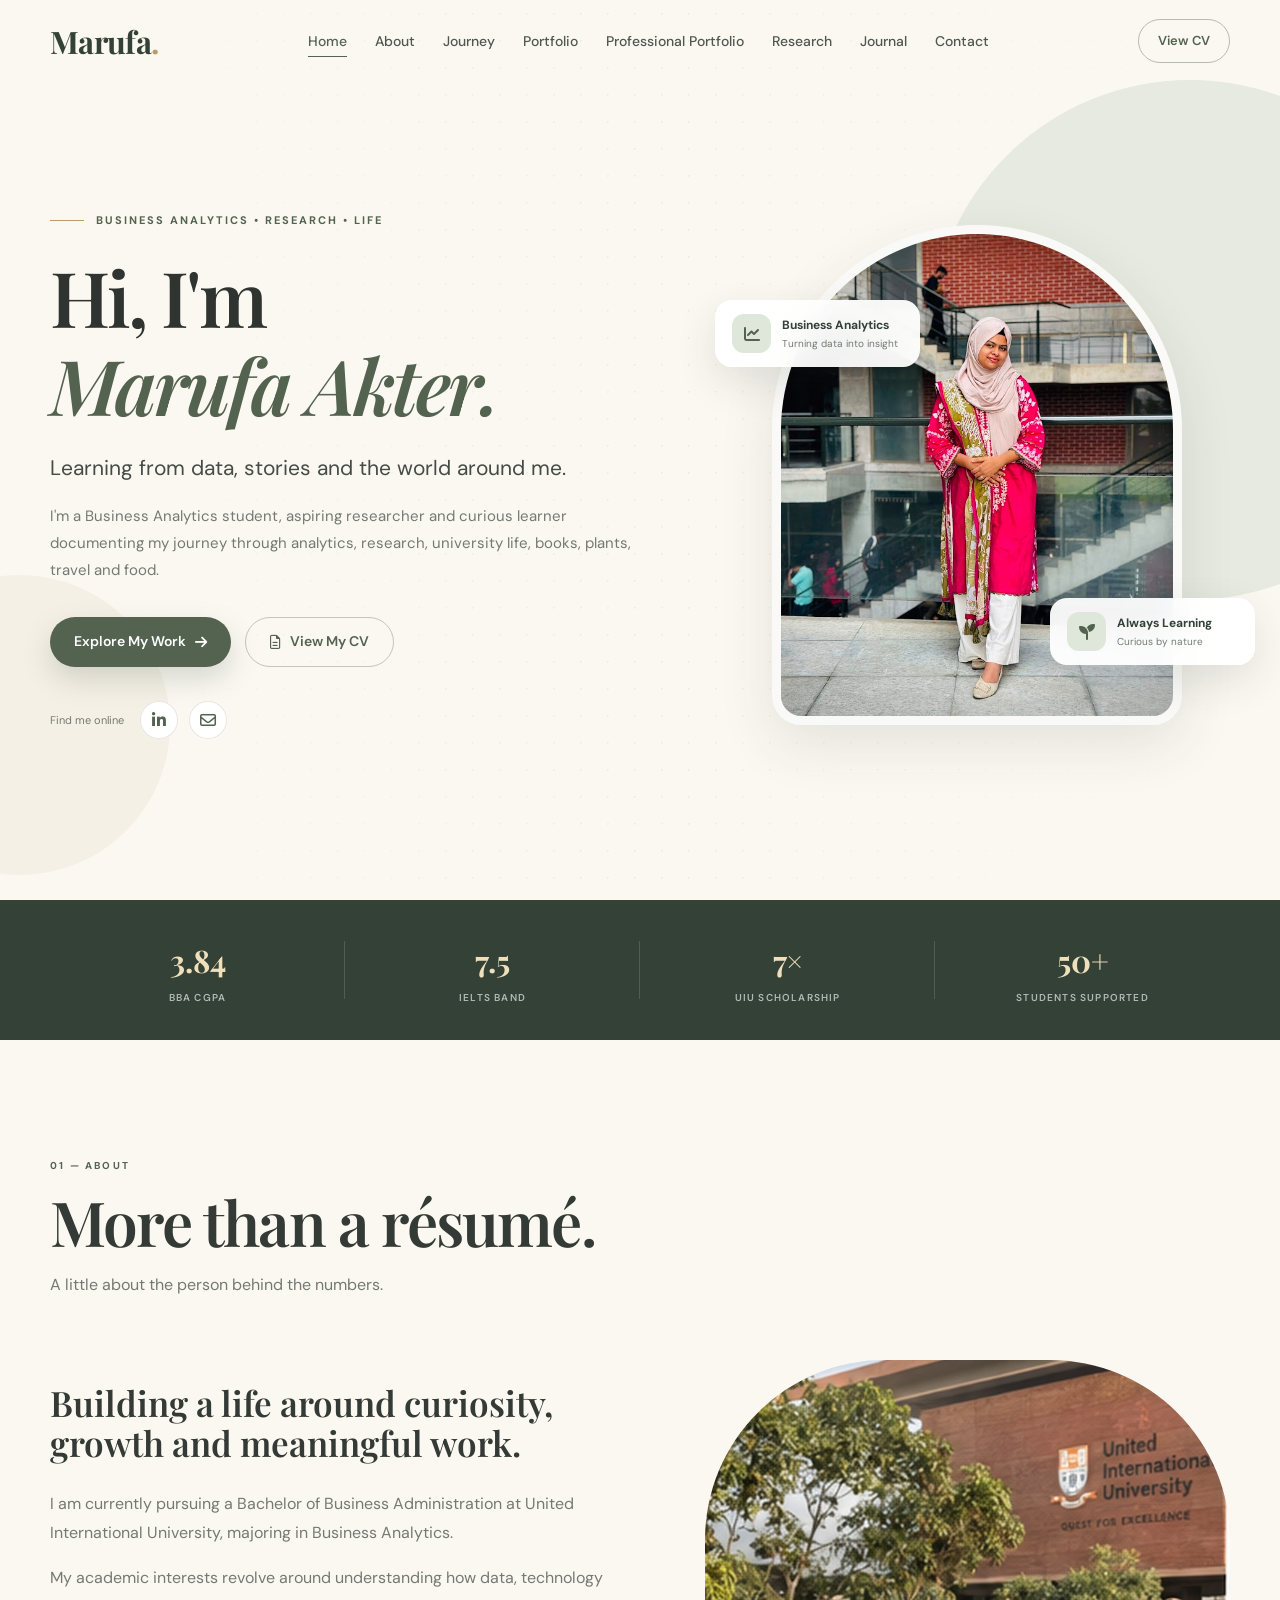
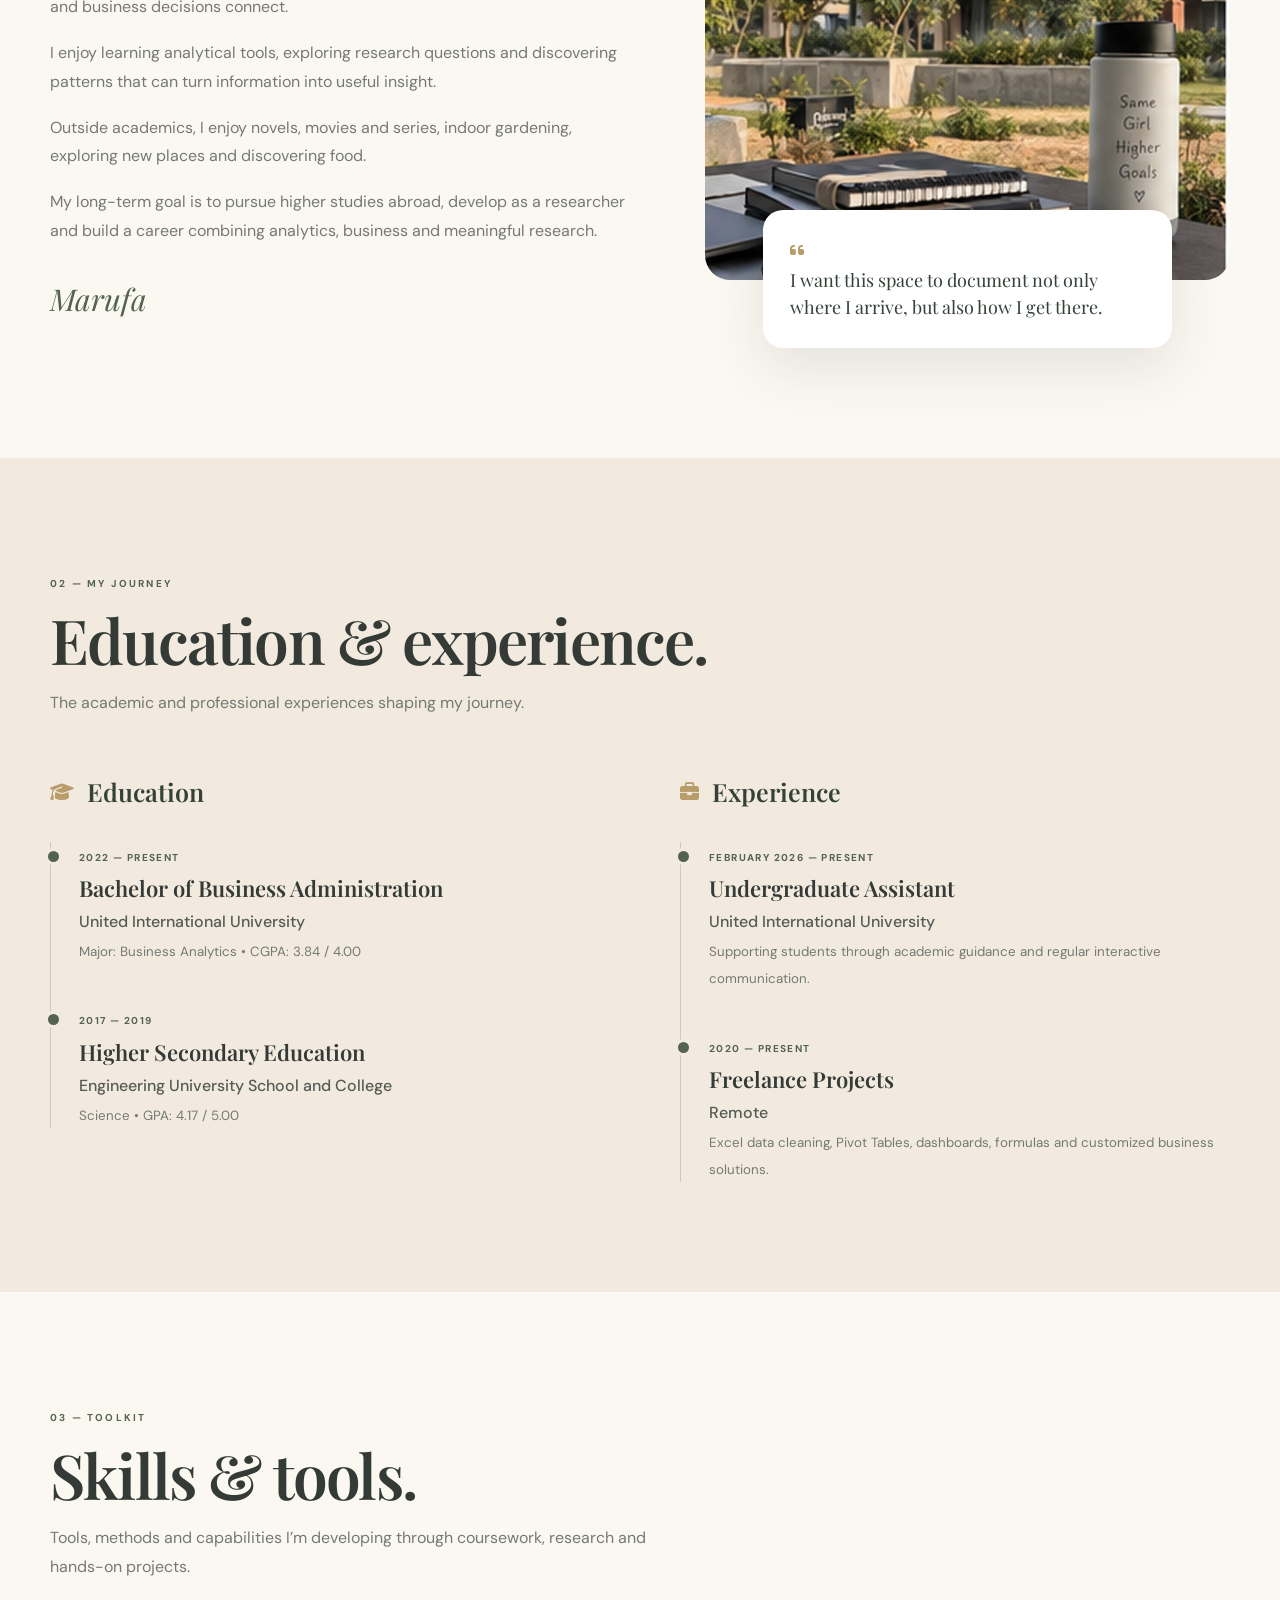
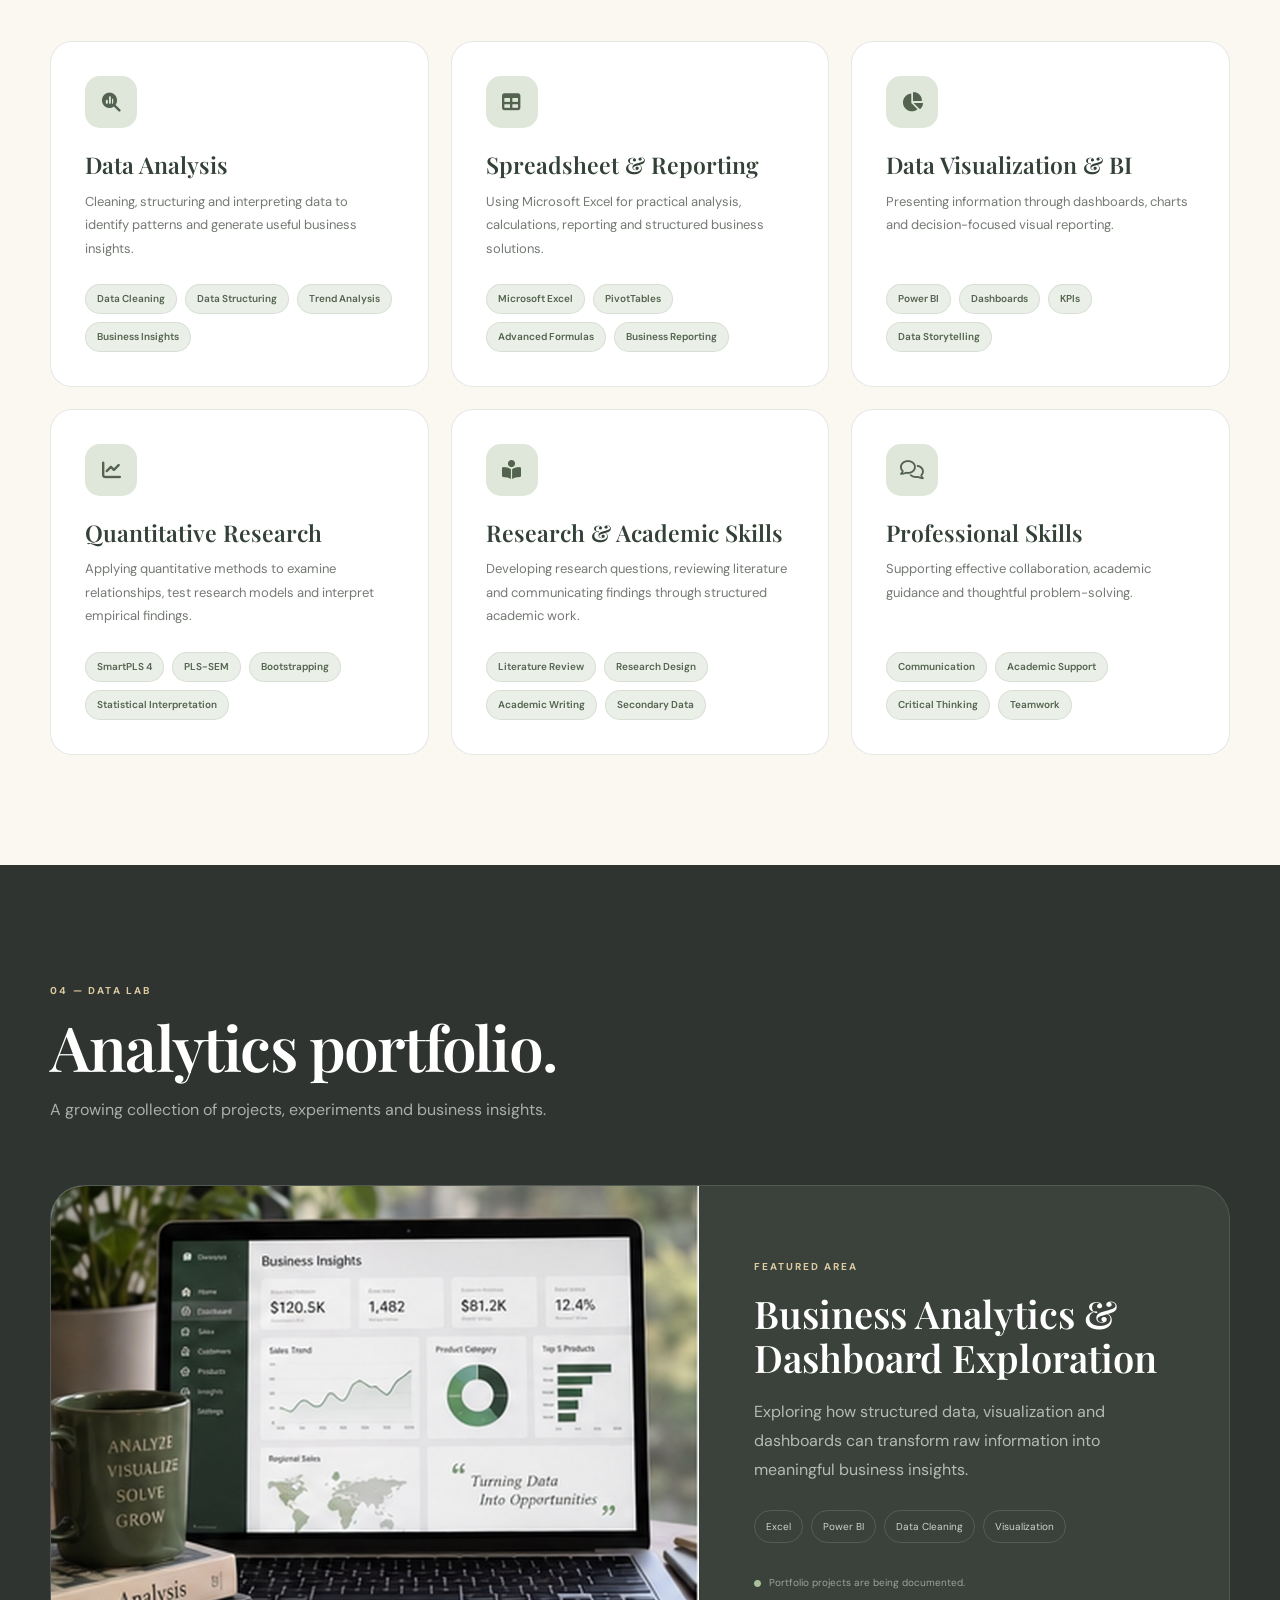
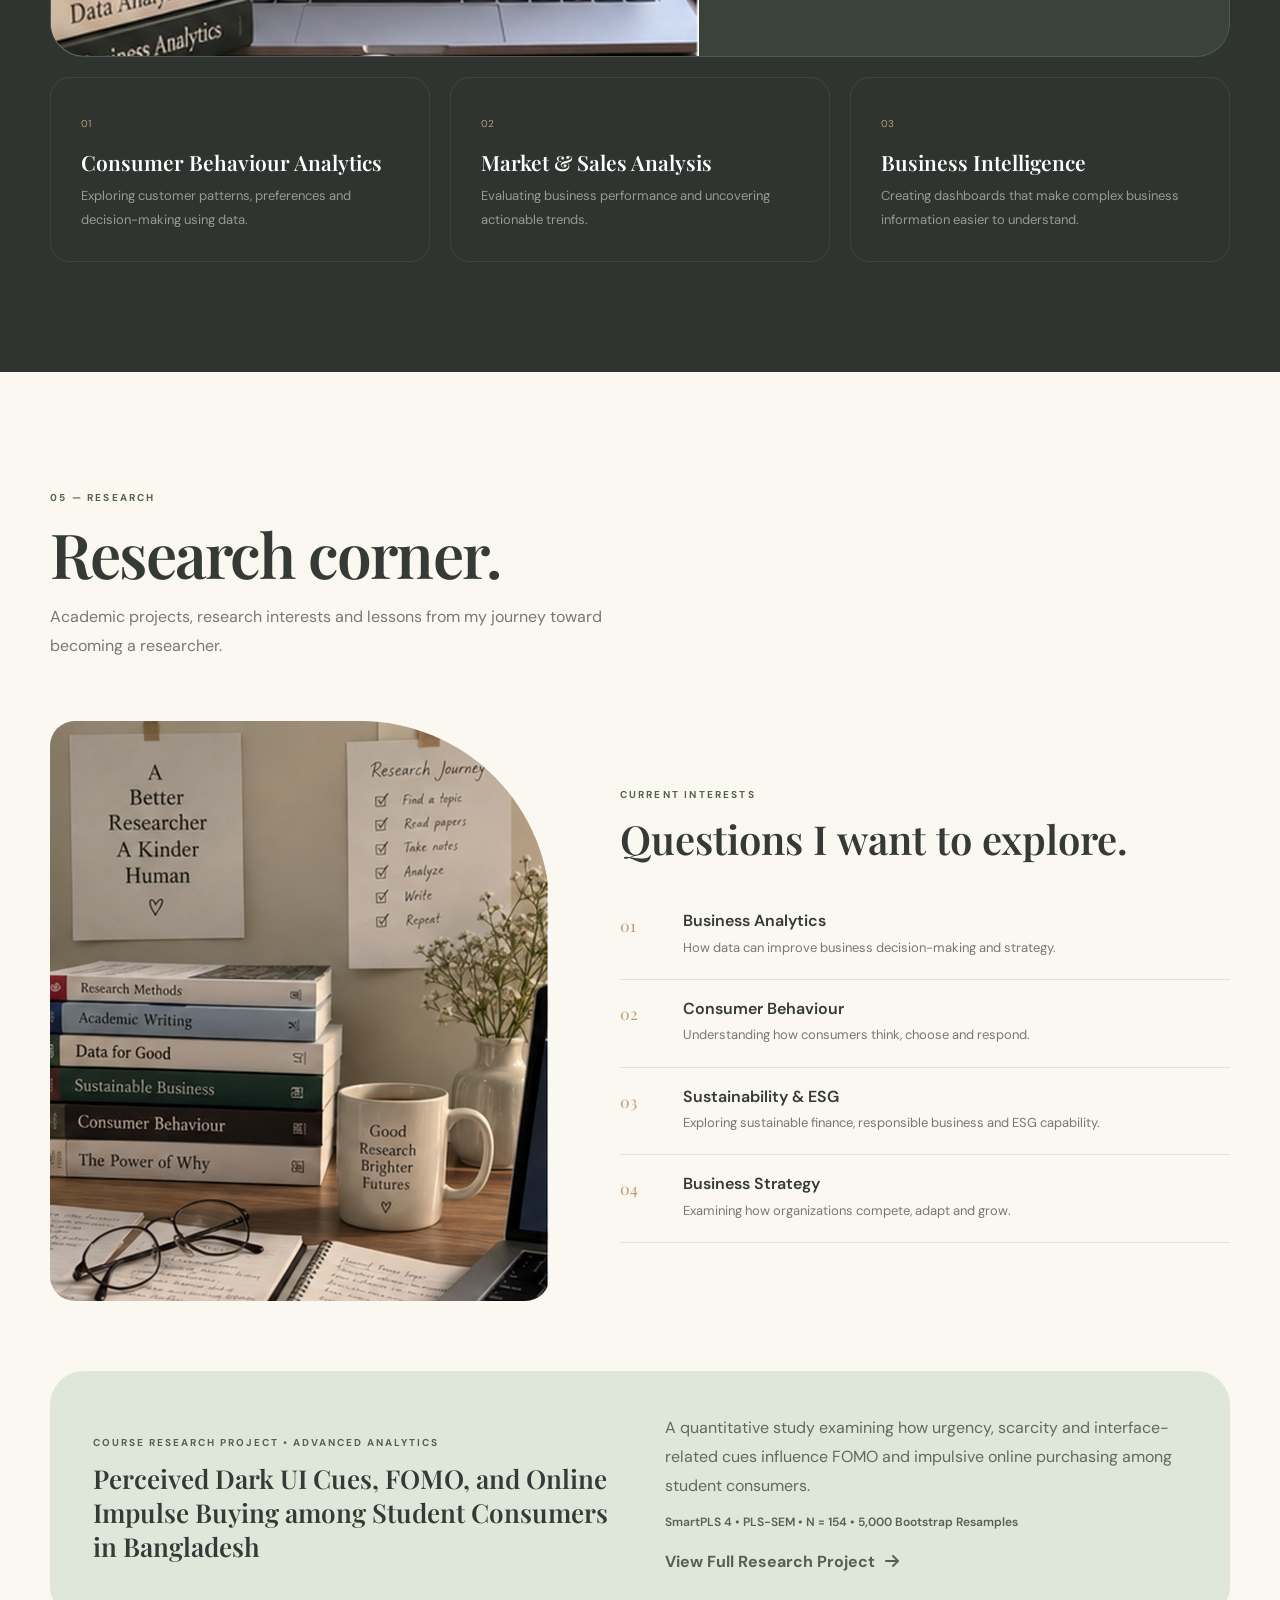
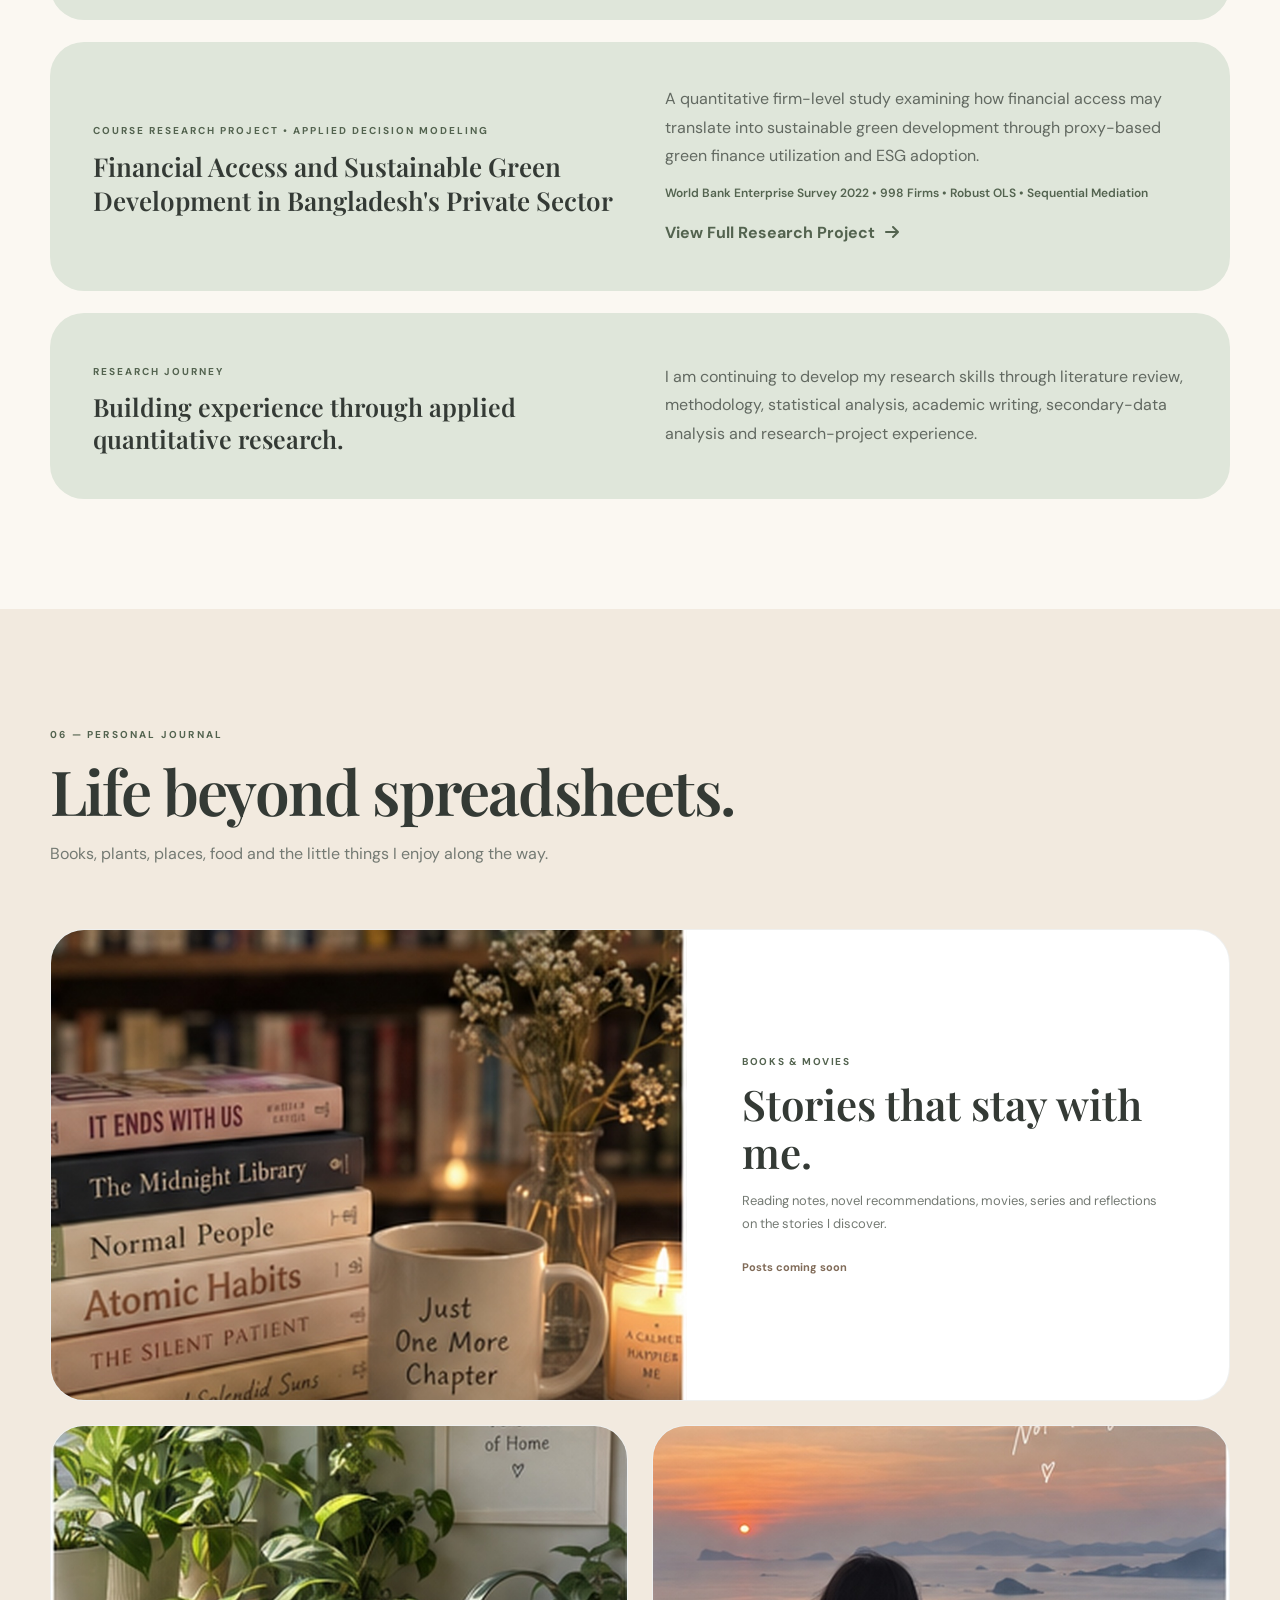
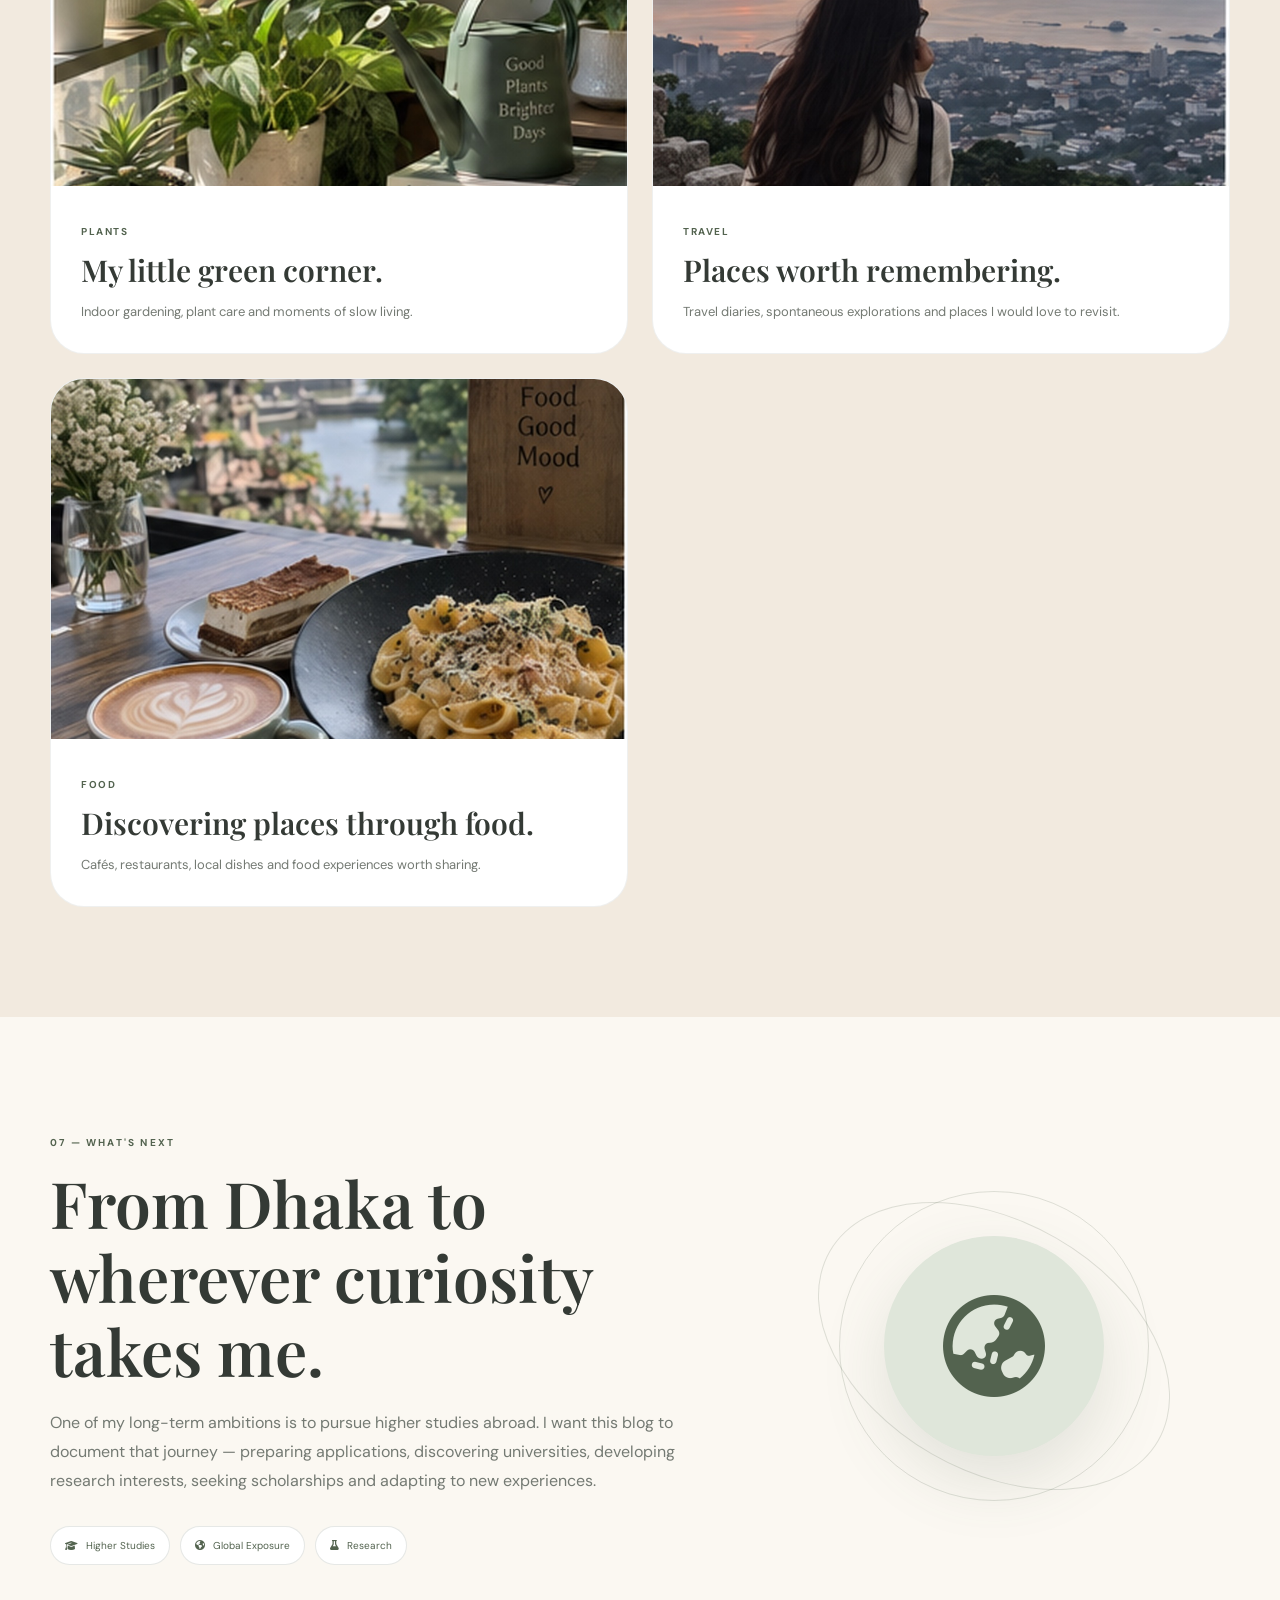
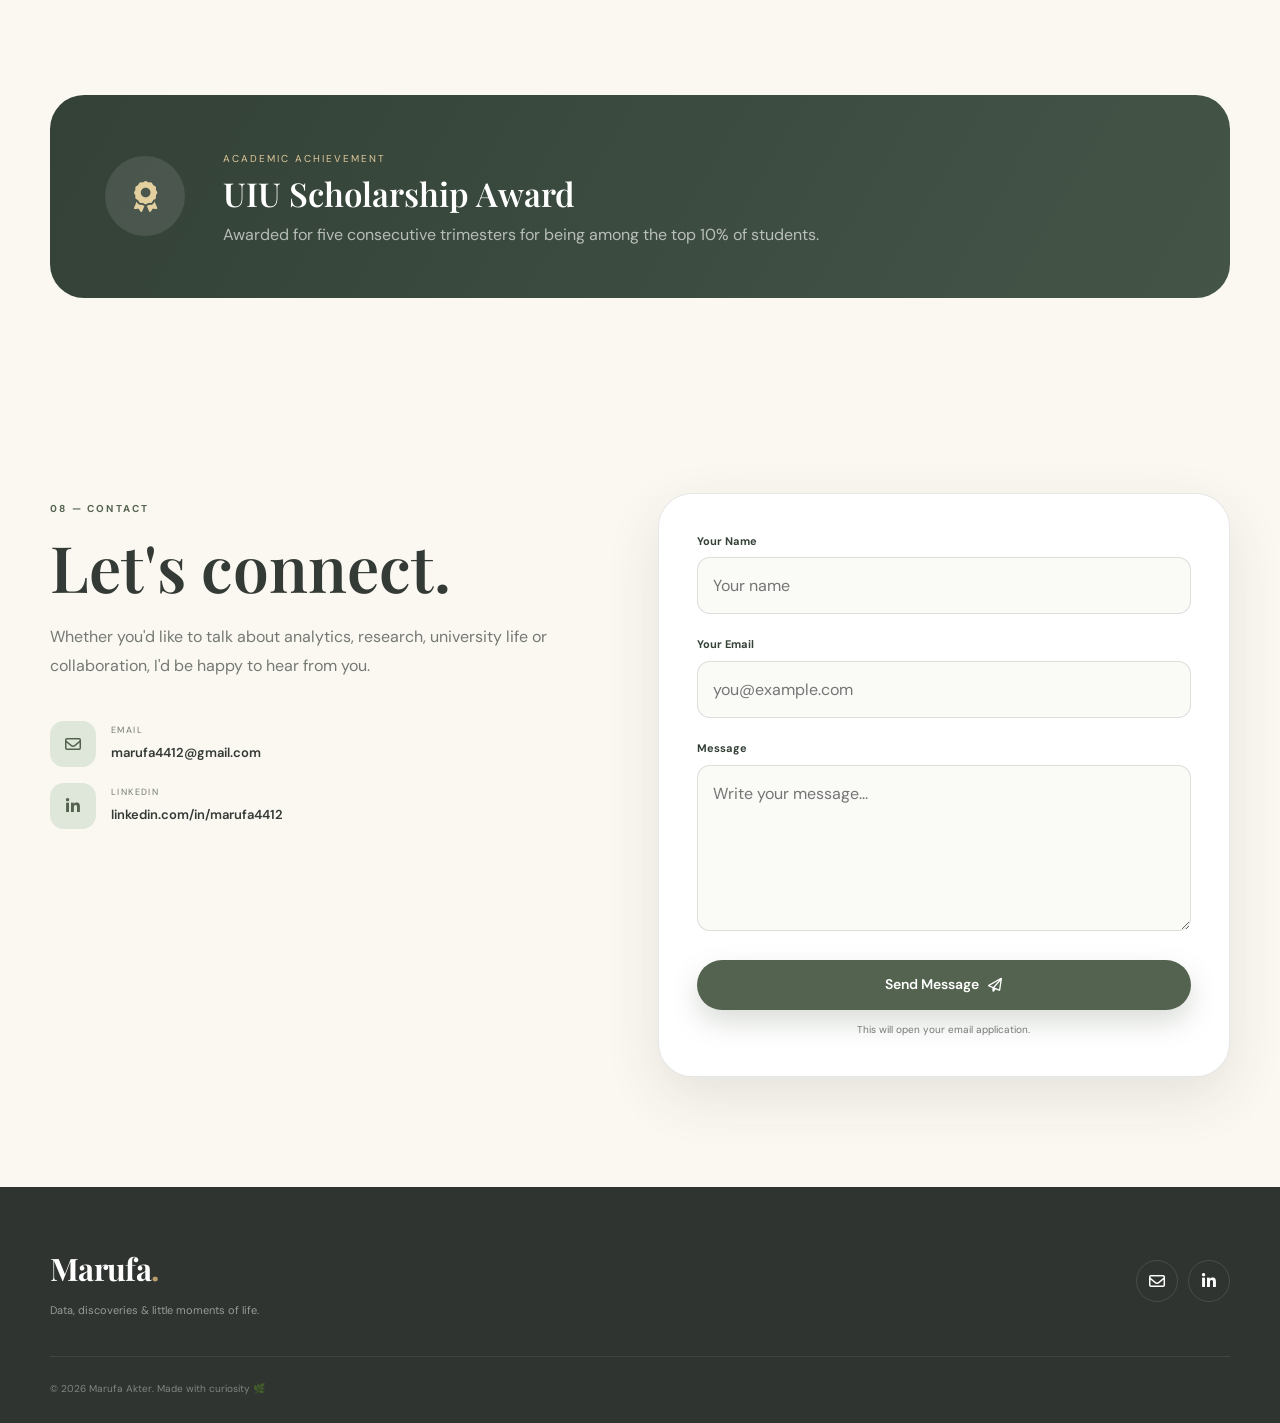
<file: index.html>
<!DOCTYPE html>
<html lang="en">

<head>
    <meta charset="UTF-8">

    <meta
        name="viewport"
        content="width=device-width, initial-scale=1.0"
    >

    <meta
        name="description"
        content="Personal portfolio and blog of Marufa Akter, a Business Analytics student, aspiring researcher and lifelong learner."
    >

    <meta
        name="keywords"
        content="Marufa Akter, Business Analytics, Research, Data Analysis, Power BI, Portfolio, Blog"
    >

    <meta
        name="author"
        content="Marufa Akter"
    >

    <title>
        Marufa Akter | Data, Research & Life
    </title>

    <!-- Google Fonts -->
    <link
        rel="preconnect"
        href="https://fonts.googleapis.com"
    >

    <link
        rel="preconnect"
        href="https://fonts.gstatic.com"
        crossorigin
    >

    <link
        href="https://fonts.googleapis.com/css2?family=DM+Sans:wght@300;400;500;600;700&family=Playfair+Display:ital,wght@0,500;0,600;0,700;1,600&display=swap"
        rel="stylesheet"
    >

    <!-- Font Awesome -->
    <link
        rel="stylesheet"
        href="https://cdnjs.cloudflare.com/ajax/libs/font-awesome/6.6.0/css/all.min.css"
    >

    <!-- Main CSS -->
    <link
        rel="stylesheet"
        href="style.css"
    >
</head>


<body>

    <!-- =================================
         HEADER
    ================================== -->

    <header class="header">

        <nav class="navbar container">

            <a href="#home" class="logo">
                Marufa<span>.</span>
            </a>


            <button
                class="menu-toggle"
                id="menuToggle"
                aria-label="Open navigation menu"
            >
                <i class="fa-solid fa-bars"></i>
            </button>


            <ul
                class="nav-links"
                id="navLinks"
            >

                <li>
                    <a href="#home">Home</a>
                </li>

                <li>
                    <a href="#about">About</a>
                </li>

                <li>
                    <a href="#journey">Journey</a>
                </li>

                <li>
                    <a href="#portfolio">Portfolio</a>
                </li>

                <li>
                    <a href="professional/">Professional Portfolio</a>
                </li>

                <li>
                    <a href="#research">Research</a>
                </li>

                <li>
                    <a href="#journal">Journal</a>
                </li>

                <li>
                    <a href="#contact">Contact</a>
                </li>

            </ul>


            <a
                href="cv.pdf"
                target="_blank"
                rel="noopener"
                class="nav-cv-btn desktop-cv"
            >
                View CV
            </a>

        </nav>

    </header>



    <main>

        <!-- =================================
             HERO
        ================================== -->

        <section
            id="home"
            class="hero"
        >

            <div class="hero-decoration hero-decoration-one"></div>
            <div class="hero-decoration hero-decoration-two"></div>


            <div class="container hero-container">

                <div class="hero-content reveal">

                    <div class="eyebrow">

                        <span></span>

                        Business Analytics • Research • Life

                    </div>


                    <h1>
                        Hi, I'm

                        <span>
                            Marufa Akter.
                        </span>
                    </h1>


                    <h2>
                        Learning from data,
                        stories and the world around me.
                    </h2>


                    <p class="hero-description">

                        I'm a Business Analytics student,
                        aspiring researcher and curious learner
                        documenting my journey through analytics,
                        research, university life, books, plants,
                        travel and food.

                    </p>


                    <div class="hero-buttons">

                        <a
                            href="#portfolio"
                            class="btn btn-primary"
                        >
                            Explore My Work

                            <i class="fa-solid fa-arrow-right"></i>
                        </a>


                        <a
                            href="cv.pdf"
                            target="_blank"
                            rel="noopener"
                            class="btn btn-secondary"
                        >
                            <i class="fa-regular fa-file-lines"></i>

                            View My CV
                        </a>

                    </div>


                    <div class="hero-social">

                        <span>
                            Find me online
                        </span>


                        <a
                            href="https://www.linkedin.com/in/marufa4412"
                            target="_blank"
                            rel="noopener"
                            aria-label="LinkedIn"
                        >
                            <i class="fa-brands fa-linkedin-in"></i>
                        </a>


                        <a
                            href="mailto:marufa4412@gmail.com"
                            aria-label="Email"
                        >
                            <i class="fa-regular fa-envelope"></i>
                        </a>

                    </div>

                </div>



                <div class="hero-visual reveal">

                    <div class="profile-frame">

                        <div class="profile-fallback">
                            MA
                        </div>


                        <img
                            src="images/profile.jpg"
                            alt="Marufa Akter"
                            class="profile-image"
                        >

                    </div>



                    <div class="floating-card floating-card-one">

                        <div class="floating-icon">
                            <i class="fa-solid fa-chart-line"></i>
                        </div>

                        <div>

                            <strong>
                                Business Analytics
                            </strong>

                            <span>
                                Turning data into insight
                            </span>

                        </div>

                    </div>


                    <div class="floating-card floating-card-two">

                        <div class="floating-icon">
                            <i class="fa-solid fa-seedling"></i>
                        </div>

                        <div>

                            <strong>
                                Always Learning
                            </strong>

                            <span>
                                Curious by nature
                            </span>

                        </div>

                    </div>

                </div>

            </div>

        </section>



        <!-- =================================
             QUICK STATS
        ================================== -->

        <section class="intro-strip">

            <div class="container intro-grid">

                <div class="intro-item reveal">

                    <strong>
                        3.84
                    </strong>

                    <span>
                        BBA CGPA
                    </span>

                </div>


                <div class="intro-item reveal">

                    <strong>
                        7.5
                    </strong>

                    <span>
                        IELTS Band
                    </span>

                </div>


                <div class="intro-item reveal">

                    <strong>
                        7×
                    </strong>

                    <span>
                        UIU Scholarship
                    </span>

                </div>


                <div class="intro-item reveal">

                    <strong>
                        50+
                    </strong>

                    <span>
                        Students Supported
                    </span>

                </div>

            </div>

        </section>



        <!-- =================================
             ABOUT
        ================================== -->

        <section
            id="about"
            class="section"
        >

            <div class="container">

                <div class="section-heading reveal">

                    <span class="section-label">
                        01 — About
                    </span>


                    <h2>
                        More than a résumé.
                    </h2>


                    <p>
                        A little about the person
                        behind the numbers.
                    </p>

                </div>



                <div class="about-grid">

                    <div class="about-story reveal">

                        <h3>
                            Building a life around
                            curiosity, growth and
                            meaningful work.
                        </h3>


                        <p>
                            I am currently pursuing a
                            Bachelor of Business Administration
                            at United International University,
                            majoring in Business Analytics.
                        </p>


                        <p>
                            My academic interests revolve around
                            understanding how data, technology
                            and business decisions connect.
                        </p>


                        <p>
                            I enjoy learning analytical tools,
                            exploring research questions and
                            discovering patterns that can turn
                            information into useful insight.
                        </p>


                        <p>
                            Outside academics, I enjoy novels,
                            movies and series, indoor gardening,
                            exploring new places and discovering
                            food.
                        </p>


                        <p>
                            My long-term goal is to pursue
                            higher studies abroad, develop as
                            a researcher and build a career
                            combining analytics, business and
                            meaningful research.
                        </p>


                        <div class="about-signature">
                            Marufa
                        </div>

                    </div>



                    <div class="about-image-card reveal">

                        <div class="image-placeholder">

                            <span class="fallback-label">
                                My Study Life
                            </span>


                            <img
                                src="images/study.jpg"
                                alt="Study and university life"
                                class="content-image"
                            >

                        </div>


                        <div class="mini-quote">

                            <i class="fa-solid fa-quote-left"></i>


                            <p>
                                I want this space to document
                                not only where I arrive,
                                but also how I get there.
                            </p>

                        </div>

                    </div>

                </div>

            </div>

        </section>



        <!-- =================================
             JOURNEY
        ================================== -->

        <section
            id="journey"
            class="section section-soft"
        >

            <div class="container">

                <div class="section-heading reveal">

                    <span class="section-label">
                        02 — My Journey
                    </span>


                    <h2>
                        Education & experience.
                    </h2>


                    <p>
                        The academic and professional
                        experiences shaping my journey.
                    </p>

                </div>



                <div class="journey-grid">

                    <div class="journey-column reveal">

                        <h3>

                            <i class="fa-solid fa-graduation-cap"></i>

                            Education

                        </h3>


                        <div class="timeline">

                            <div class="timeline-item">

                                <span class="timeline-year">
                                    2022 — Present
                                </span>


                                <h4>
                                    Bachelor of
                                    Business Administration
                                </h4>


                                <p>
                                    United International University
                                </p>


                                <small>
                                    Major: Business Analytics
                                    • CGPA: 3.84 / 4.00
                                </small>

                            </div>



                            <div class="timeline-item">

                                <span class="timeline-year">
                                    2017 — 2019
                                </span>


                                <h4>
                                    Higher Secondary Education
                                </h4>


                                <p>
                                    Engineering University
                                    School and College
                                </p>


                                <small>
                                    Science
                                    • GPA: 4.17 / 5.00
                                </small>

                            </div>

                        </div>

                    </div>



                    <div class="journey-column reveal">

                        <h3>

                            <i class="fa-solid fa-briefcase"></i>

                            Experience

                        </h3>


                        <div class="timeline">

                            <div class="timeline-item">

                                <span class="timeline-year">
                                    February 2026 — Present
                                </span>


                                <h4>
                                    Undergraduate Assistant
                                </h4>


                                <p>
                                    United International University
                                </p>


                                <small>
                                    Supporting students through
                                    academic guidance and regular
                                    interactive communication.
                                </small>

                            </div>



                            <div class="timeline-item">

                                <span class="timeline-year">
                                    2020 — Present
                                </span>


                                <h4>
                                    Freelance Projects
                                </h4>


                                <p>
                                    Remote
                                </p>


                                <small>
                                    Excel data cleaning,
                                    Pivot Tables, dashboards,
                                    formulas and customized
                                    business solutions.
                                </small>

                            </div>

                        </div>

                    </div>

                </div>

            </div>

        </section>



        <!-- =================================
             SKILLS
        ================================== -->

        <section class="section">

            <div class="container">

                <div class="section-heading reveal">

                    <span class="section-label">
                        03 — Toolkit
                    </span>


                    <h2>
                        Skills &amp; tools.
                    </h2>


                    <p>
                        Tools, methods and capabilities I’m developing
                        through coursework, research and hands-on projects.
                    </p>

                </div>



                <div class="skills-grid">

                    <!-- Data Analysis -->
                    <article class="skill-card reveal">

                        <div class="skill-icon">
                            <i class="fa-solid fa-magnifying-glass-chart"></i>
                        </div>


                        <h3>
                            Data Analysis
                        </h3>


                        <p>
                            Cleaning, structuring and interpreting data
                            to identify patterns and generate useful
                            business insights.
                        </p>


                        <div class="skill-tags">

                            <span>Data Cleaning</span>

                            <span>Data Structuring</span>

                            <span>Trend Analysis</span>

                            <span>Business Insights</span>

                        </div>

                    </article>



                    <!-- Spreadsheet & Reporting -->
                    <article class="skill-card reveal">

                        <div class="skill-icon">
                            <i class="fa-solid fa-table"></i>
                        </div>


                        <h3>
                            Spreadsheet &amp; Reporting
                        </h3>


                        <p>
                            Using Microsoft Excel for practical analysis,
                            calculations, reporting and structured
                            business solutions.
                        </p>


                        <div class="skill-tags">

                            <span>Microsoft Excel</span>

                            <span>PivotTables</span>

                            <span>Advanced Formulas</span>

                            <span>Business Reporting</span>

                        </div>

                    </article>



                    <!-- Data Visualization -->
                    <article class="skill-card reveal">

                        <div class="skill-icon">
                            <i class="fa-solid fa-chart-pie"></i>
                        </div>


                        <h3>
                            Data Visualization &amp; BI
                        </h3>


                        <p>
                            Presenting information through dashboards,
                            charts and decision-focused visual reporting.
                        </p>


                        <div class="skill-tags">

                            <span>Power BI</span>

                            <span>Dashboards</span>

                            <span>KPIs</span>

                            <span>Data Storytelling</span>

                        </div>

                    </article>



                    <!-- Quantitative Research -->
                    <article class="skill-card reveal">

                        <div class="skill-icon">
                            <i class="fa-solid fa-chart-line"></i>
                        </div>


                        <h3>
                            Quantitative Research
                        </h3>


                        <p>
                            Applying quantitative methods to examine
                            relationships, test research models and
                            interpret empirical findings.
                        </p>


                        <div class="skill-tags">

                            <span>SmartPLS 4</span>

                            <span>PLS-SEM</span>

                            <span>Bootstrapping</span>

                            <span>Statistical Interpretation</span>

                        </div>

                    </article>



                    <!-- Research Skills -->
                    <article class="skill-card reveal">

                        <div class="skill-icon">
                            <i class="fa-solid fa-book-open-reader"></i>
                        </div>


                        <h3>
                            Research &amp; Academic Skills
                        </h3>


                        <p>
                            Developing research questions, reviewing
                            literature and communicating findings through
                            structured academic work.
                        </p>


                        <div class="skill-tags">

                            <span>Literature Review</span>

                            <span>Research Design</span>

                            <span>Academic Writing</span>

                            <span>Secondary Data</span>

                        </div>

                    </article>



                    <!-- Professional Skills -->
                    <article class="skill-card reveal">

                        <div class="skill-icon">
                            <i class="fa-regular fa-comments"></i>
                        </div>


                        <h3>
                            Professional Skills
                        </h3>


                        <p>
                            Supporting effective collaboration,
                            academic guidance and thoughtful
                            problem-solving.
                        </p>


                        <div class="skill-tags">

                            <span>Communication</span>

                            <span>Academic Support</span>

                            <span>Critical Thinking</span>

                            <span>Teamwork</span>

                        </div>

                    </article>

                </div>

            </div>

        </section>



        <!-- =================================
             ANALYTICS PORTFOLIO
        ================================== -->

        <section
            id="portfolio"
            class="section section-dark"
        >

            <div class="container">

                <div class="section-heading heading-light reveal">

                    <span class="section-label">
                        04 — Data Lab
                    </span>


                    <h2>
                        Analytics portfolio.
                    </h2>


                    <p>
                        A growing collection of
                        projects, experiments and
                        business insights.
                    </p>

                </div>



                <div class="featured-project reveal">

                    <div class="project-image">

                        <span class="fallback-label">
                            Analytics Project
                        </span>


                        <img
                            src="images/analytics.jpg"
                            alt="Business analytics dashboard"
                            class="content-image"
                        >

                    </div>



                    <div class="project-content">

                        <span class="project-type">
                            Featured Area
                        </span>


                        <h3>
                            Business Analytics &
                            Dashboard Exploration
                        </h3>


                        <p>
                            Exploring how structured data,
                            visualization and dashboards can
                            transform raw information into
                            meaningful business insights.
                        </p>


                        <div class="project-tags">

                            <span>
                                Excel
                            </span>

                            <span>
                                Power BI
                            </span>

                            <span>
                                Data Cleaning
                            </span>

                            <span>
                                Visualization
                            </span>

                        </div>


                        <div class="project-status">

                            <i class="fa-solid fa-circle"></i>

                            Portfolio projects
                            are being documented.

                        </div>

                    </div>

                </div>



                <div class="future-projects">

                    <article class="future-card reveal">

                        <span>
                            01
                        </span>

                        <h3>
                            Consumer Behaviour Analytics
                        </h3>

                        <p>
                            Exploring customer patterns,
                            preferences and decision-making
                            using data.
                        </p>

                    </article>



                    <article class="future-card reveal">

                        <span>
                            02
                        </span>

                        <h3>
                            Market & Sales Analysis
                        </h3>

                        <p>
                            Evaluating business performance
                            and uncovering actionable trends.
                        </p>

                    </article>



                    <article class="future-card reveal">

                        <span>
                            03
                        </span>

                        <h3>
                            Business Intelligence
                        </h3>

                        <p>
                            Creating dashboards that make
                            complex business information
                            easier to understand.
                        </p>

                    </article>

                </div>

            </div>

        </section>



        <!-- =================================
             RESEARCH
        ================================== -->

        <section
            id="research"
            class="section"
        >

            <div class="container">

                <div class="section-heading reveal">

                    <span class="section-label">
                        05 — Research
                    </span>


                    <h2>
                        Research corner.
                    </h2>


                    <p>
                        Academic projects, research interests
                        and lessons from my journey toward
                        becoming a researcher.
                    </p>

                </div>



                <div class="research-layout">

                    <div class="research-image reveal">

                        <span class="fallback-label">
                            Research & Reading
                        </span>


                        <img
                            src="images/research.jpg"
                            alt="Research and academic work"
                            class="content-image"
                        >

                    </div>



                    <div class="research-content reveal">

                        <span class="tiny-label">
                            Current Interests
                        </span>


                        <h3>
                            Questions I want to explore.
                        </h3>



                        <div class="interest-list">

                            <div class="interest-item">

                                <span>
                                    01
                                </span>

                                <div>

                                    <h4>
                                        Business Analytics
                                    </h4>

                                    <p>
                                        How data can improve
                                        business decision-making
                                        and strategy.
                                    </p>

                                </div>

                            </div>



                            <div class="interest-item">

                                <span>
                                    02
                                </span>

                                <div>

                                    <h4>
                                        Consumer Behaviour
                                    </h4>

                                    <p>
                                        Understanding how
                                        consumers think,
                                        choose and respond.
                                    </p>

                                </div>

                            </div>



                            <div class="interest-item">

                                <span>
                                    03
                                </span>

                                <div>

                                    <h4>
                                        Sustainability & ESG
                                    </h4>

                                    <p>
                                        Exploring sustainable
                                        finance, responsible
                                        business and ESG capability.
                                    </p>

                                </div>

                            </div>



                            <div class="interest-item">

                                <span>
                                    04
                                </span>

                                <div>

                                    <h4>
                                        Business Strategy
                                    </h4>

                                    <p>
                                        Examining how
                                        organizations compete,
                                        adapt and grow.
                                    </p>

                                </div>

                            </div>

                        </div>

                    </div>

                </div>



                <!-- Research Project 1 -->

                <a
                    href="research/dark-ui-fomo/index.html"
                    class="research-note reveal"
                    style="
                        text-decoration: none;
                        color: inherit;
                    "
                    aria-label="View Dark UI and FOMO research project"
                >

                    <div>

                        <span>
                            Course Research Project
                            • Advanced Analytics
                        </span>


                        <h3
                            style="
                                font-size: 26px;
                                line-height: 1.3;
                                margin-top: 8px;
                            "
                        >
                            Perceived Dark UI Cues,
                            FOMO, and Online Impulse
                            Buying among Student
                            Consumers in Bangladesh
                        </h3>

                    </div>



                    <div>

                        <p>
                            A quantitative study examining
                            how urgency, scarcity and
                            interface-related cues influence
                            FOMO and impulsive online
                            purchasing among student consumers.
                        </p>


                        <p
                            style="
                                margin-top: 12px;
                                font-size: 12px;
                                font-weight: 600;
                                color: #53634f;
                            "
                        >
                            SmartPLS 4
                            • PLS-SEM
                            • N = 154
                            • 5,000 Bootstrap Resamples
                        </p>


                        <p
                            style="
                                margin-top: 14px;
                                font-weight: 700;
                                color: #53634f;
                            "
                        >
                            View Full Research Project

                            <i
                                class="fa-solid fa-arrow-right"
                                style="margin-left: 6px;"
                            ></i>
                        </p>

                    </div>

                </a>



                <!-- Research Project 2 -->

                <a
                    href="research/financial-access-green-development/index.html"
                    class="research-note reveal"
                    style="
                        margin-top: 22px;
                        text-decoration: none;
                        color: inherit;
                    "
                    aria-label="View Financial Access and Sustainable Green Development research project"
                >

                    <div>

                        <span>
                            Course Research Project
                            • Applied Decision Modeling
                        </span>


                        <h3
                            style="
                                font-size: 26px;
                                line-height: 1.3;
                                margin-top: 8px;
                            "
                        >
                            Financial Access and
                            Sustainable Green Development
                            in Bangladesh's Private Sector
                        </h3>

                    </div>



                    <div>

                        <p>
                            A quantitative firm-level study
                            examining how financial access
                            may translate into sustainable
                            green development through
                            proxy-based green finance
                            utilization and ESG adoption.
                        </p>


                        <p
                            style="
                                margin-top: 12px;
                                font-size: 12px;
                                font-weight: 600;
                                color: #53634f;
                            "
                        >
                            World Bank Enterprise Survey 2022
                            • 998 Firms
                            • Robust OLS
                            • Sequential Mediation
                        </p>


                        <p
                            style="
                                margin-top: 14px;
                                font-weight: 700;
                                color: #53634f;
                            "
                        >
                            View Full Research Project

                            <i
                                class="fa-solid fa-arrow-right"
                                style="margin-left: 6px;"
                            ></i>
                        </p>

                    </div>

                </a>



                <!-- Research Journey -->

                <div
                    class="research-note reveal"
                    style="margin-top: 22px;"
                >

                    <div>

                        <span>
                            Research Journey
                        </span>


                        <h3
                            style="
                                font-size: 25px;
                                line-height: 1.3;
                                margin-top: 8px;
                            "
                        >
                            Building experience through
                            applied quantitative research.
                        </h3>

                    </div>



                    <p>
                        I am continuing to develop my
                        research skills through literature
                        review, methodology, statistical
                        analysis, academic writing,
                        secondary-data analysis and
                        research-project experience.
                    </p>

                </div>

            </div>

        </section>



        <!-- =================================
             JOURNAL
        ================================== -->

        <section
            id="journal"
            class="section section-soft"
        >

            <div class="container">

                <div class="section-heading reveal">

                    <span class="section-label">
                        06 — Personal Journal
                    </span>


                    <h2>
                        Life beyond spreadsheets.
                    </h2>


                    <p>
                        Books, plants, places,
                        food and the little things
                        I enjoy along the way.
                    </p>

                </div>



                <div class="journal-grid">

                    <article class="journal-card journal-large reveal">

                        <div class="journal-image">

                            <span class="fallback-label">
                                Books & Stories
                            </span>


                            <img
                                src="images/books.jpg"
                                alt="Books and reading"
                                class="content-image"
                            >

                        </div>



                        <div class="journal-content">

                            <span class="journal-category">
                                Books & Movies
                            </span>


                            <h3>
                                Stories that stay with me.
                            </h3>


                            <p>
                                Reading notes, novel
                                recommendations, movies,
                                series and reflections on
                                the stories I discover.
                            </p>


                            <span class="coming-soon">
                                Posts coming soon
                            </span>

                        </div>

                    </article>



                    <article class="journal-card reveal">

                        <div class="journal-image small">

                            <span class="fallback-label">
                                Green Corner
                            </span>


                            <img
                                src="images/plants.jpg"
                                alt="Indoor plants"
                                class="content-image"
                            >

                        </div>



                        <div class="journal-content">

                            <span class="journal-category">
                                Plants
                            </span>


                            <h3>
                                My little green corner.
                            </h3>


                            <p>
                                Indoor gardening,
                                plant care and moments
                                of slow living.
                            </p>

                        </div>

                    </article>



                    <article class="journal-card reveal">

                        <div class="journal-image small">

                            <span class="fallback-label">
                                Exploring
                            </span>


                            <img
                                src="images/travel.jpg"
                                alt="Travel experiences"
                                class="content-image"
                            >

                        </div>



                        <div class="journal-content">

                            <span class="journal-category">
                                Travel
                            </span>


                            <h3>
                                Places worth remembering.
                            </h3>


                            <p>
                                Travel diaries,
                                spontaneous explorations
                                and places I would
                                love to revisit.
                            </p>

                        </div>

                    </article>



                    <article class="journal-card reveal">

                        <div class="journal-image small">

                            <span class="fallback-label">
                                Food Diaries
                            </span>


                            <img
                                src="images/food.jpg"
                                alt="Food exploration"
                                class="content-image"
                            >

                        </div>



                        <div class="journal-content">

                            <span class="journal-category">
                                Food
                            </span>


                            <h3>
                                Discovering places
                                through food.
                            </h3>


                            <p>
                                Cafés, restaurants,
                                local dishes and food
                                experiences worth sharing.
                            </p>

                        </div>

                    </article>

                </div>

            </div>

        </section>



        <!-- =================================
             GLOBAL JOURNEY
        ================================== -->

        <section class="section global-section">

            <div class="container global-container">

                <div class="global-content reveal">

                    <span class="section-label">
                        07 — What's Next
                    </span>


                    <h2>
                        From Dhaka to wherever
                        curiosity takes me.
                    </h2>


                    <p>
                        One of my long-term ambitions is
                        to pursue higher studies abroad.

                        I want this blog to document
                        that journey — preparing
                        applications, discovering
                        universities, developing research
                        interests, seeking scholarships
                        and adapting to new experiences.
                    </p>


                    <div class="global-tags">

                        <span>
                            <i class="fa-solid fa-graduation-cap"></i>
                            Higher Studies
                        </span>


                        <span>
                            <i class="fa-solid fa-earth-americas"></i>
                            Global Exposure
                        </span>


                        <span>
                            <i class="fa-solid fa-flask"></i>
                            Research
                        </span>

                    </div>

                </div>



                <div class="global-visual reveal">

                    <div class="globe">
                        <i class="fa-solid fa-earth-asia"></i>
                    </div>


                    <span class="orbit orbit-one"></span>
                    <span class="orbit orbit-two"></span>

                </div>

            </div>

        </section>



        <!-- =================================
             ACHIEVEMENT
        ================================== -->

        <section class="section achievement-section">

            <div class="container">

                <div class="achievement-card reveal">

                    <div class="achievement-icon">
                        <i class="fa-solid fa-award"></i>
                    </div>


                    <div class="achievement-text">

                        <span>
                            Academic Achievement
                        </span>


                        <h2>
                            UIU Scholarship Award
                        </h2>


                        <p>
                            Awarded for five consecutive
                            trimesters for being among
                            the top 10% of students.
                        </p>

                    </div>

                </div>

            </div>

        </section>



        <!-- =================================
             CONTACT
        ================================== -->

        <section
            id="contact"
            class="section contact-section"
        >

            <div class="container">

                <div class="contact-grid">

                    <div class="contact-copy reveal">

                        <span class="section-label">
                            08 — Contact
                        </span>


                        <h2>
                            Let's connect.
                        </h2>


                        <p>
                            Whether you'd like to talk
                            about analytics, research,
                            university life or collaboration,
                            I'd be happy to hear from you.
                        </p>



                        <div class="contact-details">

                            <a href="mailto:marufa4412@gmail.com">

                                <i class="fa-regular fa-envelope"></i>


                                <div>

                                    <span>
                                        Email
                                    </span>

                                    <strong>
                                        marufa4412@gmail.com
                                    </strong>

                                </div>

                            </a>



                            <a
                                href="https://www.linkedin.com/in/marufa4412"
                                target="_blank"
                                rel="noopener"
                            >

                                <i class="fa-brands fa-linkedin-in"></i>


                                <div>

                                    <span>
                                        LinkedIn
                                    </span>

                                    <strong>
                                        linkedin.com/in/marufa4412
                                    </strong>

                                </div>

                            </a>

                        </div>

                    </div>



                    <form
                        class="contact-form reveal"
                        id="contactForm"
                    >

                        <div class="form-group">

                            <label for="name">
                                Your Name
                            </label>


                            <input
                                type="text"
                                id="name"
                                required
                                placeholder="Your name"
                            >

                        </div>



                        <div class="form-group">

                            <label for="email">
                                Your Email
                            </label>


                            <input
                                type="email"
                                id="email"
                                required
                                placeholder="you@example.com"
                            >

                        </div>



                        <div class="form-group">

                            <label for="message">
                                Message
                            </label>


                            <textarea
                                id="message"
                                required
                                rows="5"
                                placeholder="Write your message..."
                            ></textarea>

                        </div>



                        <button
                            type="submit"
                            class="btn btn-primary form-button"
                        >
                            Send Message

                            <i class="fa-regular fa-paper-plane"></i>
                        </button>


                        <small class="form-note">
                            This will open your
                            email application.
                        </small>

                    </form>

                </div>

            </div>

        </section>

    </main>



    <!-- =================================
         FOOTER
    ================================== -->

    <footer class="footer">

        <div class="container footer-content">

            <div>

                <a
                    href="#home"
                    class="footer-logo"
                >
                    Marufa<span>.</span>
                </a>


                <p>
                    Data, discoveries &
                    little moments of life.
                </p>

            </div>



            <div class="footer-social">

                <a
                    href="mailto:marufa4412@gmail.com"
                    aria-label="Email"
                >
                    <i class="fa-regular fa-envelope"></i>
                </a>


                <a
                    href="https://www.linkedin.com/in/marufa4412"
                    target="_blank"
                    rel="noopener"
                    aria-label="LinkedIn"
                >
                    <i class="fa-brands fa-linkedin-in"></i>
                </a>

            </div>

        </div>



        <div class="container copyright">

            <p>
                ©
                <span id="currentYear"></span>

                Marufa Akter.

                Made with curiosity 🌿
            </p>

        </div>

    </footer>



    <button
        class="back-to-top"
        id="backToTop"
        aria-label="Back to top"
    >
        <i class="fa-solid fa-arrow-up"></i>
    </button>



    <script src="script.js"></script>

</body>

</html>
</file>
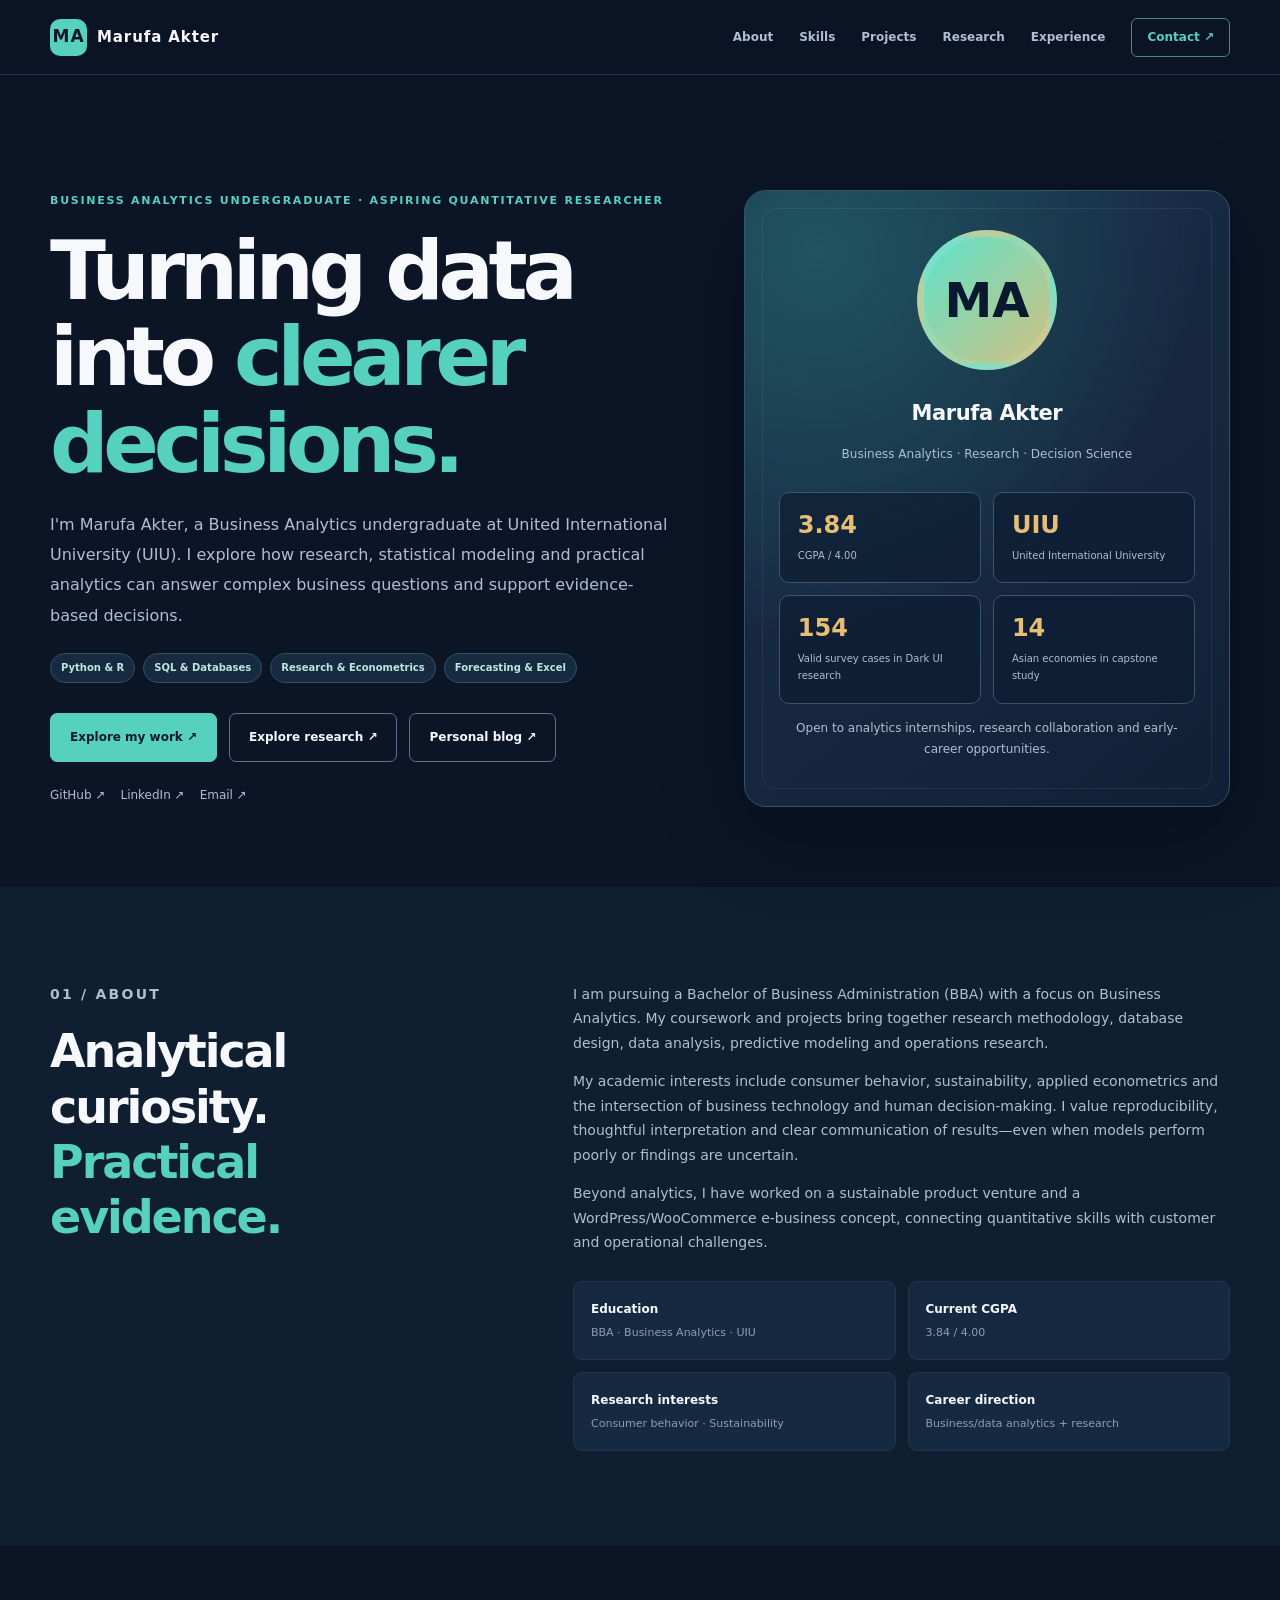
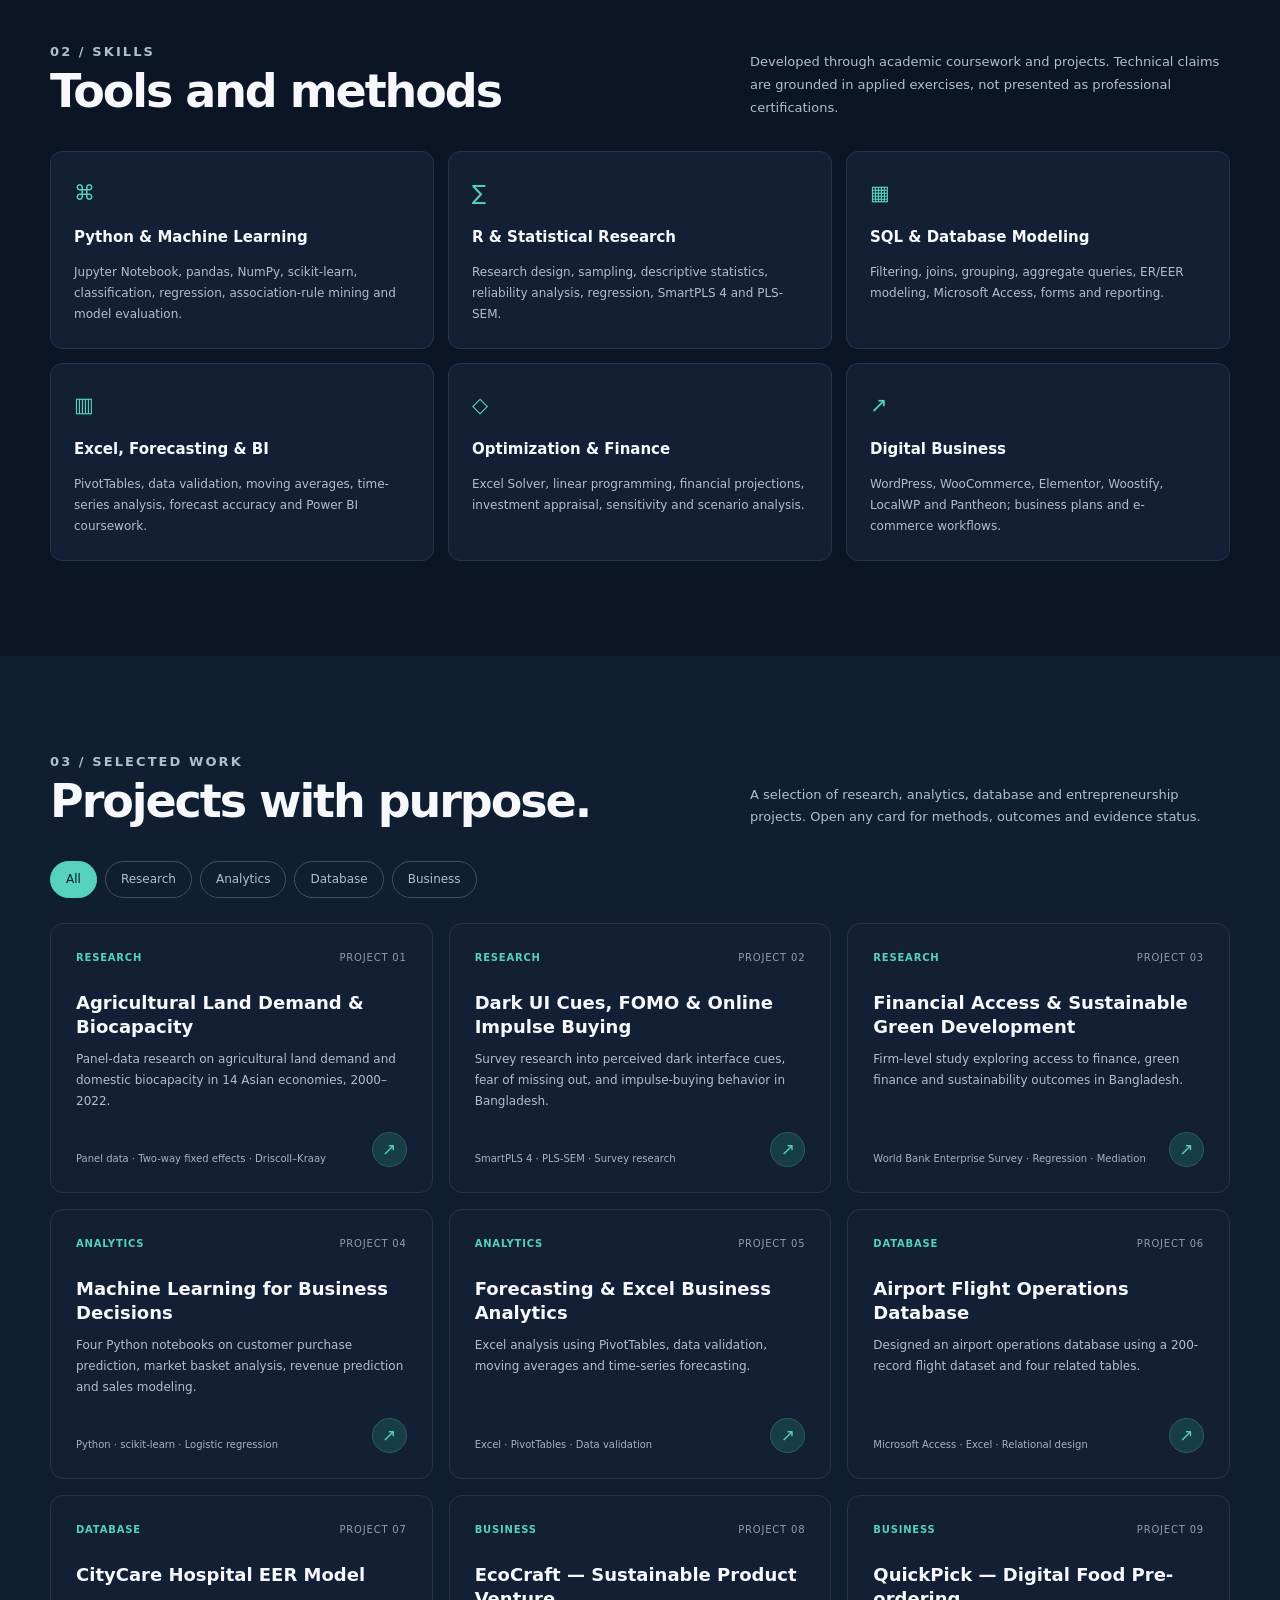
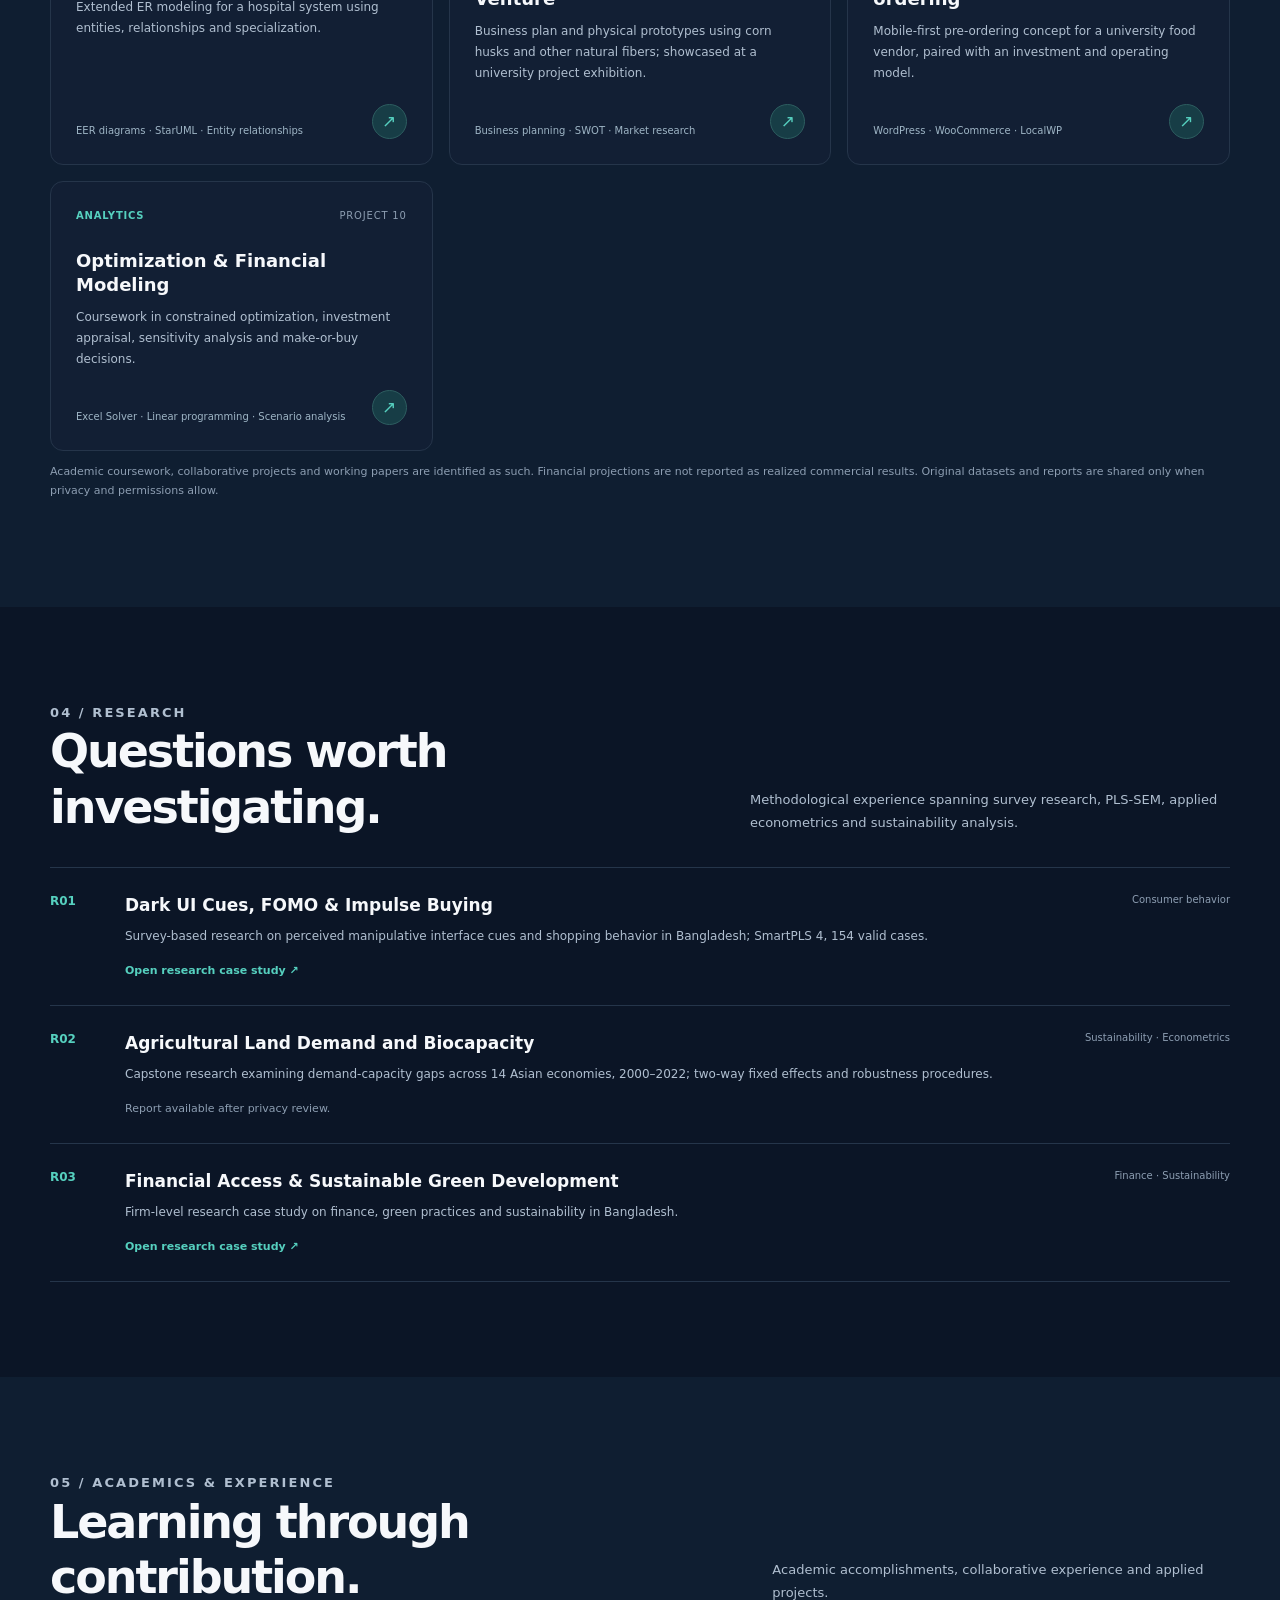
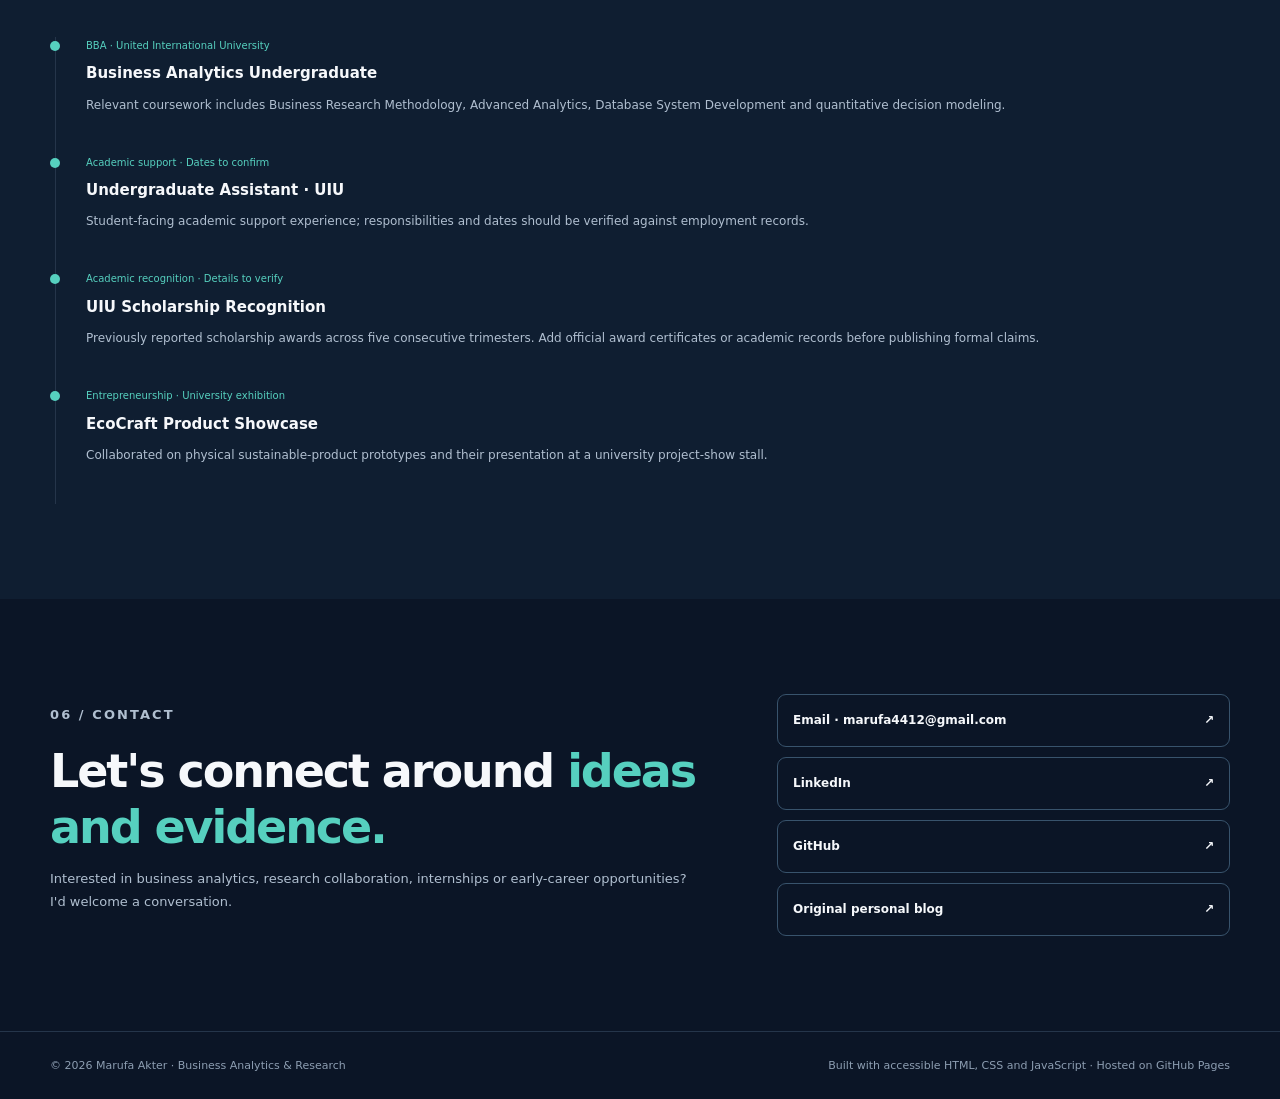
<file: professional/index.html>
<!doctype html>
<html lang="en">
<head>
  <meta charset="utf-8">
  <meta name="viewport" content="width=device-width, initial-scale=1">
  <meta name="description" content="Marufa Akter's business analytics and quantitative research portfolio: research studies, machine learning, databases, forecasting and business projects.">
  <meta name="theme-color" content="#0b1526">
  <meta property="og:type" content="website">
  <meta property="og:title" content="Marufa Akter | Business Analytics & Research">
  <meta property="og:description" content="Research, analytics and business decisions grounded in evidence.">
  <title>Marufa Akter | Business Analytics & Research Portfolio</title>
  <link rel="stylesheet" href="./style.css">
  <script defer src="./app.js"></script>
</head>
<body>
  <a href="#main" class="skip-link">Skip to content</a>
  <header class="site-header">
    <nav class="container nav" aria-label="Main menu">
      <a href="#home" class="brand"><span class="brand-mark" aria-hidden="true">MA</span> Marufa Akter</a>
      <button id="menuBtn" class="menu-btn" type="button" aria-label="Open navigation menu" aria-controls="navMenu" aria-expanded="false">☰</button>
      <div class="nav-menu" id="navMenu">
        <a href="#about">About</a><a href="#skills">Skills</a><a href="#projects">Projects</a><a href="#research">Research</a><a href="#experience">Experience</a><a href="#contact" class="hire">Contact ↗</a>
      </div>
    </nav>
  </header>
  <main id="main">
    <section id="home" class="container hero">
      <div>
        <p class="eyebrow">Business Analytics Undergraduate · Aspiring Quantitative Researcher</p>
        <h1>Turning data into <span>clearer decisions.</span></h1>
        <p class="lead">I'm Marufa Akter, a Business Analytics undergraduate at United International University (UIU). I explore how research, statistical modeling and practical analytics can answer complex business questions and support evidence-based decisions.</p>
        <div class="chips"><span>Python & R</span><span>SQL & Databases</span><span>Research & Econometrics</span><span>Forecasting & Excel</span></div>
        <div class="actions"><a href="#projects" class="button primary">Explore my work ↗</a><a href="#research" class="button outline">Explore research ↗</a><a href="../" class="button outline">Personal blog ↗</a></div>
        <div class="socials"><a href="https://github.com/marufa4412" target="_blank" rel="noopener">GitHub ↗</a><a href="https://www.linkedin.com/in/marufa4412" target="_blank" rel="noopener">LinkedIn ↗</a><a href="mailto:marufa4412@gmail.com">Email ↗</a></div>
      </div>
      <div class="hero-visual" aria-label="Professional profile and academic highlights">
        <div class="avatar" aria-hidden="true">MA</div>
        <h2>Marufa Akter</h2>
        <p>Business Analytics · Research · Decision Science</p>
        <div class="hero-stats">
          <div><strong>3.84</strong><small>CGPA / 4.00</small></div>
          <div><strong>UIU</strong><small>United International University</small></div>
          <div><strong>154</strong><small>Valid survey cases in Dark UI research</small></div>
          <div><strong>14</strong><small>Asian economies in capstone study</small></div>
        </div>
        <p class="theme-note">Open to analytics internships, research collaboration and early-career opportunities.</p>
      </div>
    </section>
    <section id="about" class="section alt about">
      <div class="container about-grid">
        <div><p class="eyebrow">01 / About</p><h2>Analytical curiosity. <span style="color:var(--teal)">Practical evidence.</span></h2></div>
        <div>
          <p>I am pursuing a Bachelor of Business Administration (BBA) with a focus on Business Analytics. My coursework and projects bring together research methodology, database design, data analysis, predictive modeling and operations research.</p>
          <p>My academic interests include consumer behavior, sustainability, applied econometrics and the intersection of business technology and human decision-making. I value reproducibility, thoughtful interpretation and clear communication of results—even when models perform poorly or findings are uncertain.</p>
          <p>Beyond analytics, I have worked on a sustainable product venture and a WordPress/WooCommerce e-business concept, connecting quantitative skills with customer and operational challenges.</p>
          <div class="mini-facts">
            <div><b>Education</b><small>BBA · Business Analytics · UIU</small></div>
            <div><b>Current CGPA</b><small>3.84 / 4.00</small></div>
            <div><b>Research interests</b><small>Consumer behavior · Sustainability</small></div>
            <div><b>Career direction</b><small>Business/data analytics + research</small></div>
          </div>
        </div>
      </div>
    </section>
    <section id="skills" class="section container">
      <div class="section-head"><div><p class="eyebrow">02 / Skills</p><h2>Tools and methods</h2></div><p>Developed through academic coursework and projects. Technical claims are grounded in applied exercises, not presented as professional certifications.</p></div>
      <div class="skill-grid">
        <article class="skill-card"><span class="symbol" aria-hidden="true">⌘</span><h3>Python & Machine Learning</h3><p>Jupyter Notebook, pandas, NumPy, scikit-learn, classification, regression, association-rule mining and model evaluation.</p></article>
        <article class="skill-card"><span class="symbol" aria-hidden="true">∑</span><h3>R & Statistical Research</h3><p>Research design, sampling, descriptive statistics, reliability analysis, regression, SmartPLS 4 and PLS-SEM.</p></article>
        <article class="skill-card"><span class="symbol" aria-hidden="true">▦</span><h3>SQL & Database Modeling</h3><p>Filtering, joins, grouping, aggregate queries, ER/EER modeling, Microsoft Access, forms and reporting.</p></article>
        <article class="skill-card"><span class="symbol" aria-hidden="true">▥</span><h3>Excel, Forecasting & BI</h3><p>PivotTables, data validation, moving averages, time-series analysis, forecast accuracy and Power BI coursework.</p></article>
        <article class="skill-card"><span class="symbol" aria-hidden="true">◇</span><h3>Optimization & Finance</h3><p>Excel Solver, linear programming, financial projections, investment appraisal, sensitivity and scenario analysis.</p></article>
        <article class="skill-card"><span class="symbol" aria-hidden="true">↗</span><h3>Digital Business</h3><p>WordPress, WooCommerce, Elementor, Woostify, LocalWP and Pantheon; business plans and e-commerce workflows.</p></article>
      </div>
    </section>
    <section id="projects" class="section alt">
      <div class="container">
        <div class="section-head"><div><p class="eyebrow">03 / Selected Work</p><h2>Projects with purpose.</h2></div><p>A selection of research, analytics, database and entrepreneurship projects. Open any card for methods, outcomes and evidence status.</p></div>
        <div class="filter-row" role="group" aria-label="Filter projects">
          <button type="button" class="filter active" data-filter="all">All</button>
          <button type="button" class="filter" data-filter="research">Research</button>
          <button type="button" class="filter" data-filter="analytics">Analytics</button>
          <button type="button" class="filter" data-filter="database">Database</button>
          <button type="button" class="filter" data-filter="business">Business</button>
        </div>
        <div id="projectsGrid" class="project-grid" aria-live="polite"></div>
        <p class="disclaimer">Academic coursework, collaborative projects and working papers are identified as such. Financial projections are not reported as realized commercial results. Original datasets and reports are shared only when privacy and permissions allow.</p>
      </div>
    </section>
    <section id="research" class="section container">
      <div class="section-head"><div><p class="eyebrow">04 / Research</p><h2>Questions worth investigating.</h2></div><p>Methodological experience spanning survey research, PLS-SEM, applied econometrics and sustainability analysis.</p></div>
      <div class="research-list">
        <article class="research-item">
          <span class="num">R01</span><div><h3>Dark UI Cues, FOMO & Impulse Buying</h3><p>Survey-based research on perceived manipulative interface cues and shopping behavior in Bangladesh; SmartPLS 4, 154 valid cases.</p><a href="../research/dark-ui-fomo/index.html">Open research case study ↗</a></div><span class="kind">Consumer behavior</span>
        </article>
        <article class="research-item">
          <span class="num">R02</span><div><h3>Agricultural Land Demand and Biocapacity</h3><p>Capstone research examining demand-capacity gaps across 14 Asian economies, 2000–2022; two-way fixed effects and robustness procedures.</p><span class="disclaimer">Report available after privacy review.</span></div><span class="kind">Sustainability · Econometrics</span>
        </article>
        <article class="research-item">
          <span class="num">R03</span><div><h3>Financial Access & Sustainable Green Development</h3><p>Firm-level research case study on finance, green practices and sustainability in Bangladesh.</p><a href="../research/financial-access-green-development/index.html">Open research case study ↗</a></div><span class="kind">Finance · Sustainability</span>
        </article>
      </div>
    </section>
    <section id="experience" class="section alt">
      <div class="container">
        <div class="section-head"><div><p class="eyebrow">05 / Academics & Experience</p><h2>Learning through contribution.</h2></div><p>Academic accomplishments, collaborative experience and applied projects.</p></div>
        <div class="timeline">
          <article class="timeline-item"><span>BBA · United International University</span><b>Business Analytics Undergraduate</b><p>Relevant coursework includes Business Research Methodology, Advanced Analytics, Database System Development and quantitative decision modeling.</p></article>
          <article class="timeline-item"><span>Academic support · Dates to confirm</span><b>Undergraduate Assistant · UIU</b><p>Student-facing academic support experience; responsibilities and dates should be verified against employment records.</p></article>
          <article class="timeline-item"><span>Academic recognition · Details to verify</span><b>UIU Scholarship Recognition</b><p>Previously reported scholarship awards across five consecutive trimesters. Add official award certificates or academic records before publishing formal claims.</p></article>
          <article class="timeline-item"><span>Entrepreneurship · University exhibition</span><b>EcoCraft Product Showcase</b><p>Collaborated on physical sustainable-product prototypes and their presentation at a university project-show stall.</p></article>
        </div>
      </div>
    </section>
    <section id="contact" class="section container contact">
      <div class="contact-grid">
        <div><p class="eyebrow">06 / Contact</p><h2>Let's connect around <span style="color:var(--teal)">ideas and evidence.</span></h2><p>Interested in business analytics, research collaboration, internships or early-career opportunities? I'd welcome a conversation.</p></div>
        <div class="contact-links">
          <a href="mailto:marufa4412@gmail.com">Email · marufa4412@gmail.com <span>↗</span></a>
          <a href="https://www.linkedin.com/in/marufa4412" target="_blank" rel="noopener">LinkedIn <span>↗</span></a>
          <a href="https://github.com/marufa4412" target="_blank" rel="noopener">GitHub <span>↗</span></a>
          <a href="../" target="_blank" rel="noopener">Original personal blog <span>↗</span></a>
        </div>
      </div>
    </section>
  </main>
  <footer class="footer"><div class="container"><span>© <span id="year"></span> Marufa Akter · Business Analytics & Research</span><span>Built with accessible HTML, CSS and JavaScript · Hosted on GitHub Pages</span></div></footer>
  <dialog id="detailsDialog" aria-label="Project details"><button type="button" id="closeDialog" class="close" aria-label="Close details">×</button><div id="detailsContent"></div></dialog>
</body></html>
</file>
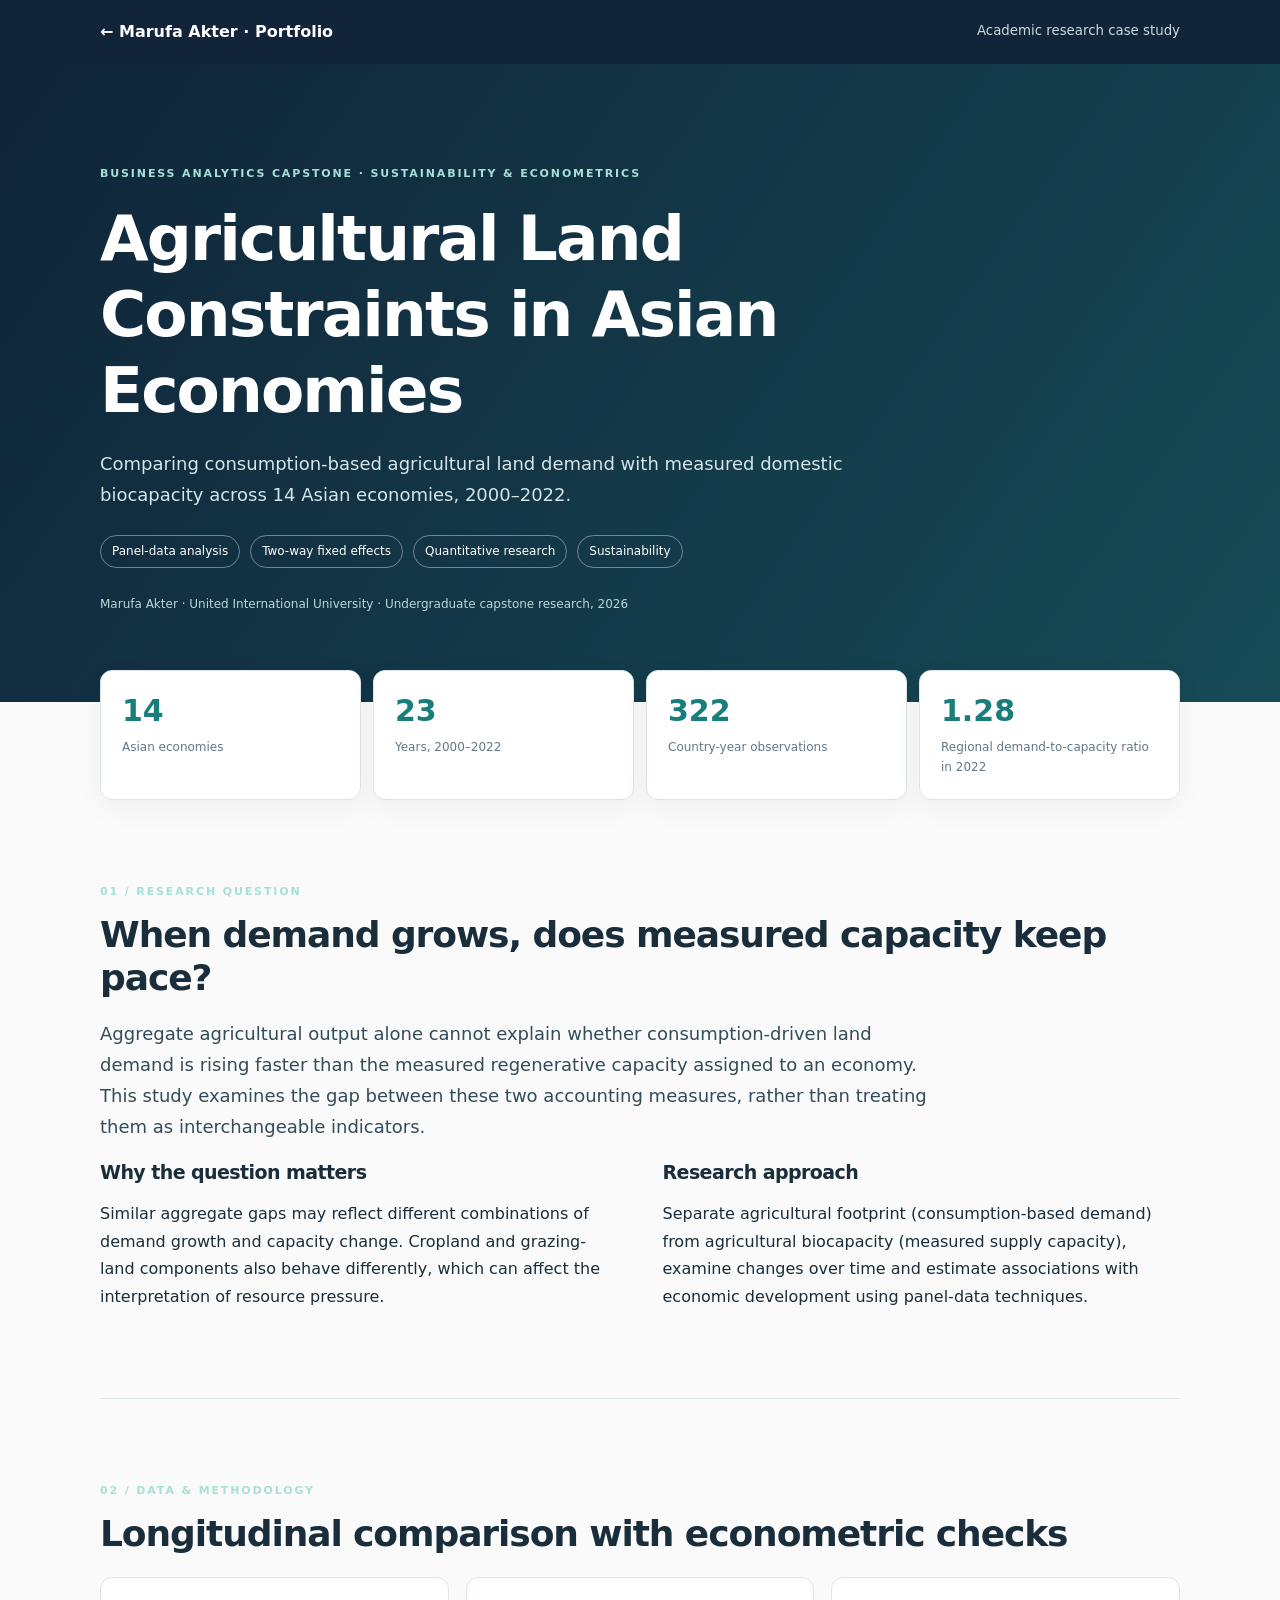
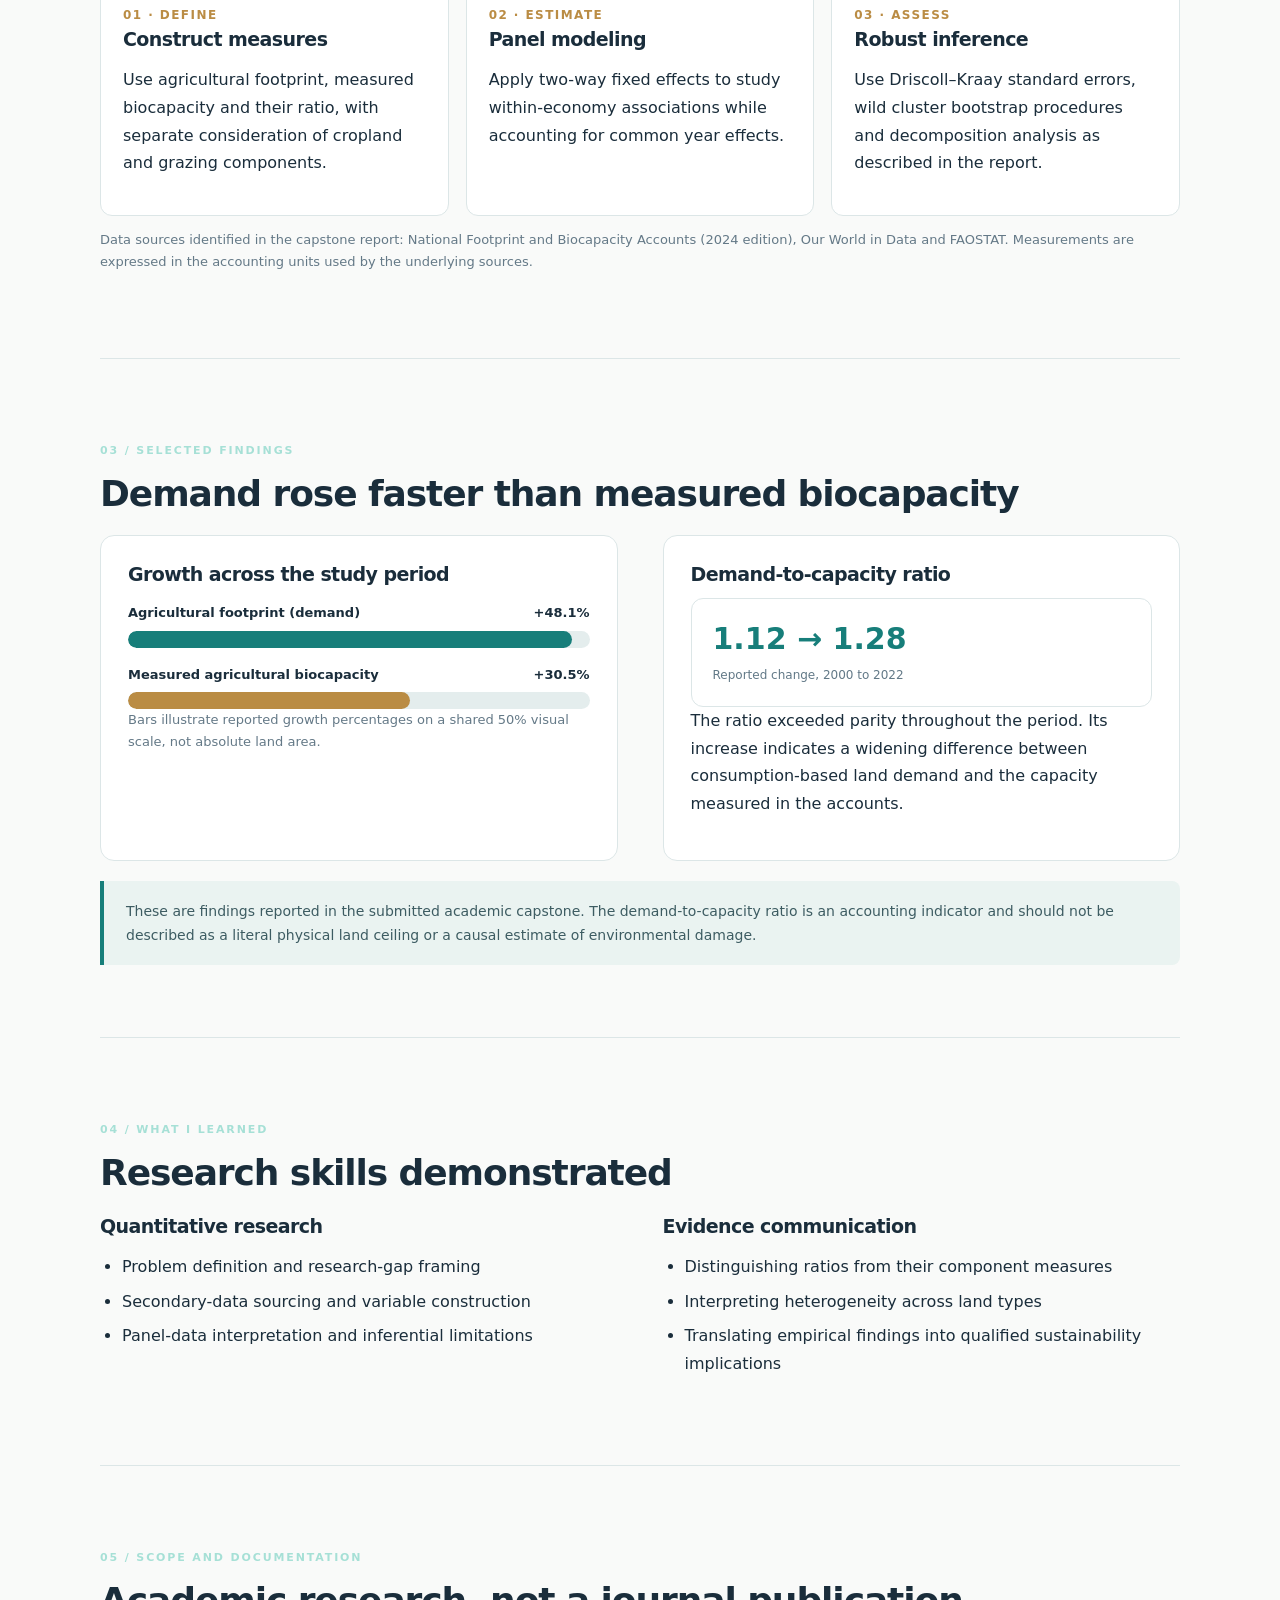
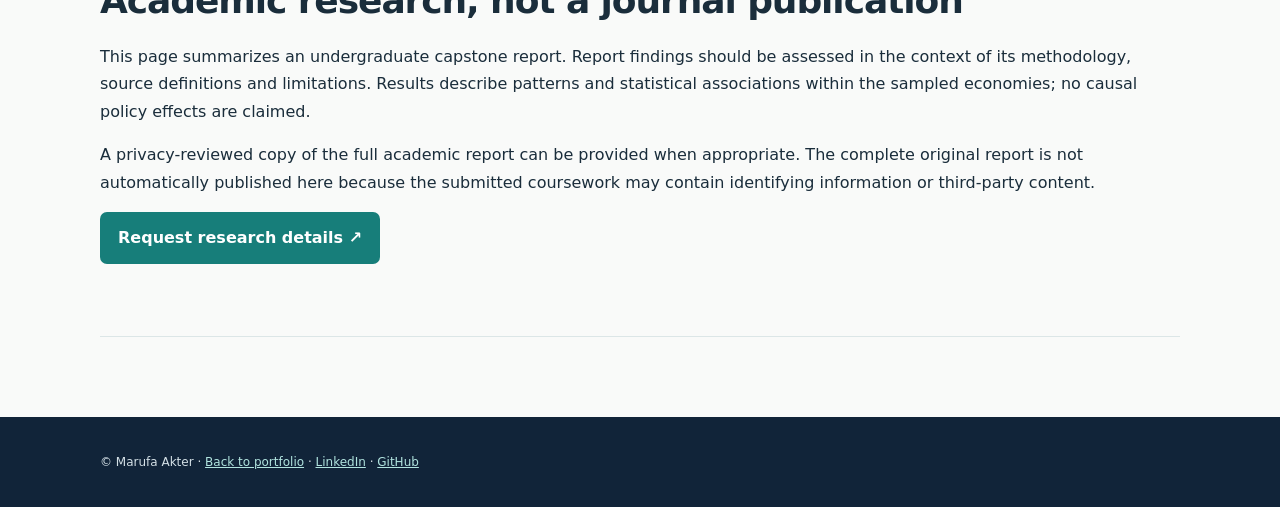
<file: research/agricultural-land/index.html>
<!doctype html>
<html lang="en">
<head>
  <meta charset="utf-8">
  <meta name="viewport" content="width=device-width,initial-scale=1">
  <meta name="description" content="Marufa Akter's Business Analytics capstone research on agricultural land demand, measured biocapacity and sustainability in 14 Asian economies, 2000–2022.">
  <meta name="author" content="Marufa Akter">
  <meta name="theme-color" content="#112439">
  <title>Agricultural Land Constraints in Asian Economies | Marufa Akter</title>
  <style>
  :root{--navy:#112439;--ink:#1a2d3b;--teal:#177e7a;--gold:#ba8c44;--muted:#627987;--paper:#f9faf9;--line:#dce6e7}
  *{box-sizing:border-box}html{scroll-behavior:smooth}body{margin:0;color:var(--ink);background:var(--paper);font:16px/1.72 system-ui,-apple-system,Segoe UI,Arial,sans-serif}a{color:var(--teal)}
  .wrap{width:min(1080px,calc(100% - 40px));margin:auto}
  header{background:var(--navy);color:#fff}.nav{display:flex;justify-content:space-between;gap:20px;align-items:center;padding:18px 0;font-weight:650}.nav a{color:#fff;text-decoration:none}.nav small{color:#c8dddd;font-weight:400}
  .hero{padding:90px 0 76px;background:linear-gradient(125deg,#102439,#164b56);color:white}
  .eyebrow{text-transform:uppercase;font-weight:750;letter-spacing:.17em;font-size:11px;color:#a6e0d6}
  h1,h2,h3{line-height:1.2;letter-spacing:-.03em}h1{font-size:clamp(36px,5vw,63px);max-width:870px;margin:18px 0 21px}h2{font-size:clamp(25px,3vw,36px);margin:0 0 20px}h3{font-size:19px;margin:0 0 12px}
  .subtitle{max-width:760px;color:#d5e5e8;font-size:18px}.byline{font-size:12px;color:#bad7da;margin-top:26px}
  .pills{display:flex;gap:10px;flex-wrap:wrap;margin-top:24px}.pills span{border:1px solid #ffffff66;padding:5px 11px;font-size:12px;border-radius:50px}
  .stats{display:grid;grid-template-columns:repeat(4,1fr);gap:12px;margin-top:-32px;position:relative}.stat{background:white;border:1px solid var(--line);padding:21px;border-radius:12px;box-shadow:0 8px 30px #1024390b}.stat b{display:block;font-size:30px;color:var(--teal);line-height:1.25}.stat span{color:var(--muted);font-size:12px;display:block;margin-top:7px}
  main{padding-bottom:80px}.section{padding:72px 0;border-bottom:1px solid var(--line)}.lead{font-size:18px;color:#334c5a;max-width:850px}.grid{display:grid;grid-template-columns:1fr 1fr;gap:45px}.card{background:#fff;border:1px solid var(--line);border-radius:14px;padding:27px}.card p{margin-top:0}.steps{display:grid;grid-template-columns:repeat(3,1fr);gap:17px;margin-top:22px}.step{background:white;border:1px solid var(--line);border-radius:12px;padding:22px}.step .num{color:var(--gold);font-size:12px;letter-spacing:.12em;font-weight:700}
  .bar-label{display:flex;justify-content:space-between;gap:15px;font-size:13px;font-weight:600;margin:16px 0 6px}.track{height:17px;border-radius:15px;background:#e4eded;overflow:hidden}.bar{height:100%;background:var(--teal);border-radius:15px}.bar.gold{background:var(--gold)}
  .note{padding:18px 22px;border-left:4px solid var(--teal);background:#eaf3f1;border-radius:0 8px 8px 0;color:#3d5c62;font-size:14px}.source{font-size:13px;color:#647987}
  .button{display:inline-flex;padding:12px 18px;border-radius:7px;background:var(--teal);color:white;text-decoration:none;font-weight:700}.button:hover{background:#12645e}
  ul{padding-left:22px}li{margin:7px 0}footer{padding:35px 0;background:var(--navy);color:#d4e0e6;font-size:12px}footer a{color:#b1e4df}
  @media(max-width:700px){.hero{padding:60px 0}.stats,.steps{grid-template-columns:repeat(2,1fr)}.grid{grid-template-columns:1fr;gap:25px}.section{padding:50px 0}}
  @media(max-width:420px){.stats,.steps{grid-template-columns:1fr}.nav{font-size:13px;align-items:start;flex-direction:column}}
  </style>
</head>
<body>
  <header><nav class="wrap nav"><a href="../../index.html">← Marufa Akter · Portfolio</a><small>Academic research case study</small></nav></header>
  <section class="hero">
    <div class="wrap">
      <p class="eyebrow">Business Analytics Capstone · Sustainability & Econometrics</p>
      <h1>Agricultural Land Constraints in Asian Economies</h1>
      <p class="subtitle">Comparing consumption-based agricultural land demand with measured domestic biocapacity across 14 Asian economies, 2000–2022.</p>
      <div class="pills"><span>Panel-data analysis</span><span>Two-way fixed effects</span><span>Quantitative research</span><span>Sustainability</span></div>
      <p class="byline">Marufa Akter · United International University · Undergraduate capstone research, 2026</p>
    </div>
  </section>
  <main>
    <div class="stats wrap" aria-label="Study at a glance">
      <div class="stat"><b>14</b><span>Asian economies</span></div>
      <div class="stat"><b>23</b><span>Years, 2000–2022</span></div>
      <div class="stat"><b>322</b><span>Country-year observations</span></div>
      <div class="stat"><b>1.28</b><span>Regional demand-to-capacity ratio in 2022</span></div>
    </div>
    <section class="section wrap">
      <p class="eyebrow">01 / Research question</p><h2>When demand grows, does measured capacity keep pace?</h2>
      <p class="lead">Aggregate agricultural output alone cannot explain whether consumption-driven land demand is rising faster than the measured regenerative capacity assigned to an economy. This study examines the gap between these two accounting measures, rather than treating them as interchangeable indicators.</p>
      <div class="grid">
        <div><h3>Why the question matters</h3><p>Similar aggregate gaps may reflect different combinations of demand growth and capacity change. Cropland and grazing-land components also behave differently, which can affect the interpretation of resource pressure.</p></div>
        <div><h3>Research approach</h3><p>Separate agricultural footprint (consumption-based demand) from agricultural biocapacity (measured supply capacity), examine changes over time and estimate associations with economic development using panel-data techniques.</p></div>
      </div>
    </section>
    <section class="section wrap">
      <p class="eyebrow">02 / Data & methodology</p><h2>Longitudinal comparison with econometric checks</h2>
      <div class="steps">
        <div class="step"><span class="num">01 · DEFINE</span><h3>Construct measures</h3><p>Use agricultural footprint, measured biocapacity and their ratio, with separate consideration of cropland and grazing components.</p></div>
        <div class="step"><span class="num">02 · ESTIMATE</span><h3>Panel modeling</h3><p>Apply two-way fixed effects to study within-economy associations while accounting for common year effects.</p></div>
        <div class="step"><span class="num">03 · ASSESS</span><h3>Robust inference</h3><p>Use Driscoll–Kraay standard errors, wild cluster bootstrap procedures and decomposition analysis as described in the report.</p></div>
      </div>
      <p class="source">Data sources identified in the capstone report: National Footprint and Biocapacity Accounts (2024 edition), Our World in Data and FAOSTAT. Measurements are expressed in the accounting units used by the underlying sources.</p>
    </section>
    <section class="section wrap">
      <p class="eyebrow">03 / Selected findings</p><h2>Demand rose faster than measured biocapacity</h2>
      <div class="grid">
        <div class="card"><h3>Growth across the study period</h3>
          <div class="bar-label"><span>Agricultural footprint (demand)</span><strong>+48.1%</strong></div><div class="track"><div class="bar" style="width:96.2%"></div></div>
          <div class="bar-label"><span>Measured agricultural biocapacity</span><strong>+30.5%</strong></div><div class="track"><div class="bar gold" style="width:61%"></div></div>
          <p class="source">Bars illustrate reported growth percentages on a shared 50% visual scale, not absolute land area.</p>
        </div>
        <div class="card"><h3>Demand-to-capacity ratio</h3>
          <div class="stat" style="box-shadow:none"><b>1.12 → 1.28</b><span>Reported change, 2000 to 2022</span></div>
          <p>The ratio exceeded parity throughout the period. Its increase indicates a widening difference between consumption-based land demand and the capacity measured in the accounts.</p>
        </div>
      </div>
      <div class="note" style="margin-top:20px">These are findings reported in the submitted academic capstone. The demand-to-capacity ratio is an accounting indicator and should not be described as a literal physical land ceiling or a causal estimate of environmental damage.</div>
    </section>
    <section class="section wrap">
      <p class="eyebrow">04 / What I learned</p><h2>Research skills demonstrated</h2>
      <div class="grid">
        <div><h3>Quantitative research</h3><ul><li>Problem definition and research-gap framing</li><li>Secondary-data sourcing and variable construction</li><li>Panel-data interpretation and inferential limitations</li></ul></div>
        <div><h3>Evidence communication</h3><ul><li>Distinguishing ratios from their component measures</li><li>Interpreting heterogeneity across land types</li><li>Translating empirical findings into qualified sustainability implications</li></ul></div>
      </div>
    </section>
    <section class="section wrap">
      <p class="eyebrow">05 / Scope and documentation</p><h2>Academic research, not a journal publication</h2>
      <p>This page summarizes an undergraduate capstone report. Report findings should be assessed in the context of its methodology, source definitions and limitations. Results describe patterns and statistical associations within the sampled economies; no causal policy effects are claimed.</p>
      <p>A privacy-reviewed copy of the full academic report can be provided when appropriate. The complete original report is not automatically published here because the submitted coursework may contain identifying information or third-party content.</p>
      <a class="button" href="mailto:marufa4412@gmail.com?subject=Capstone%20Research%20Inquiry">Request research details ↗</a>
    </section>
  </main>
  <footer><div class="wrap">© Marufa Akter · <a href="../../index.html">Back to portfolio</a> · <a href="https://www.linkedin.com/in/marufa4412">LinkedIn</a> · <a href="https://github.com/marufa4412">GitHub</a></div></footer>
</body>
</html>
</file>
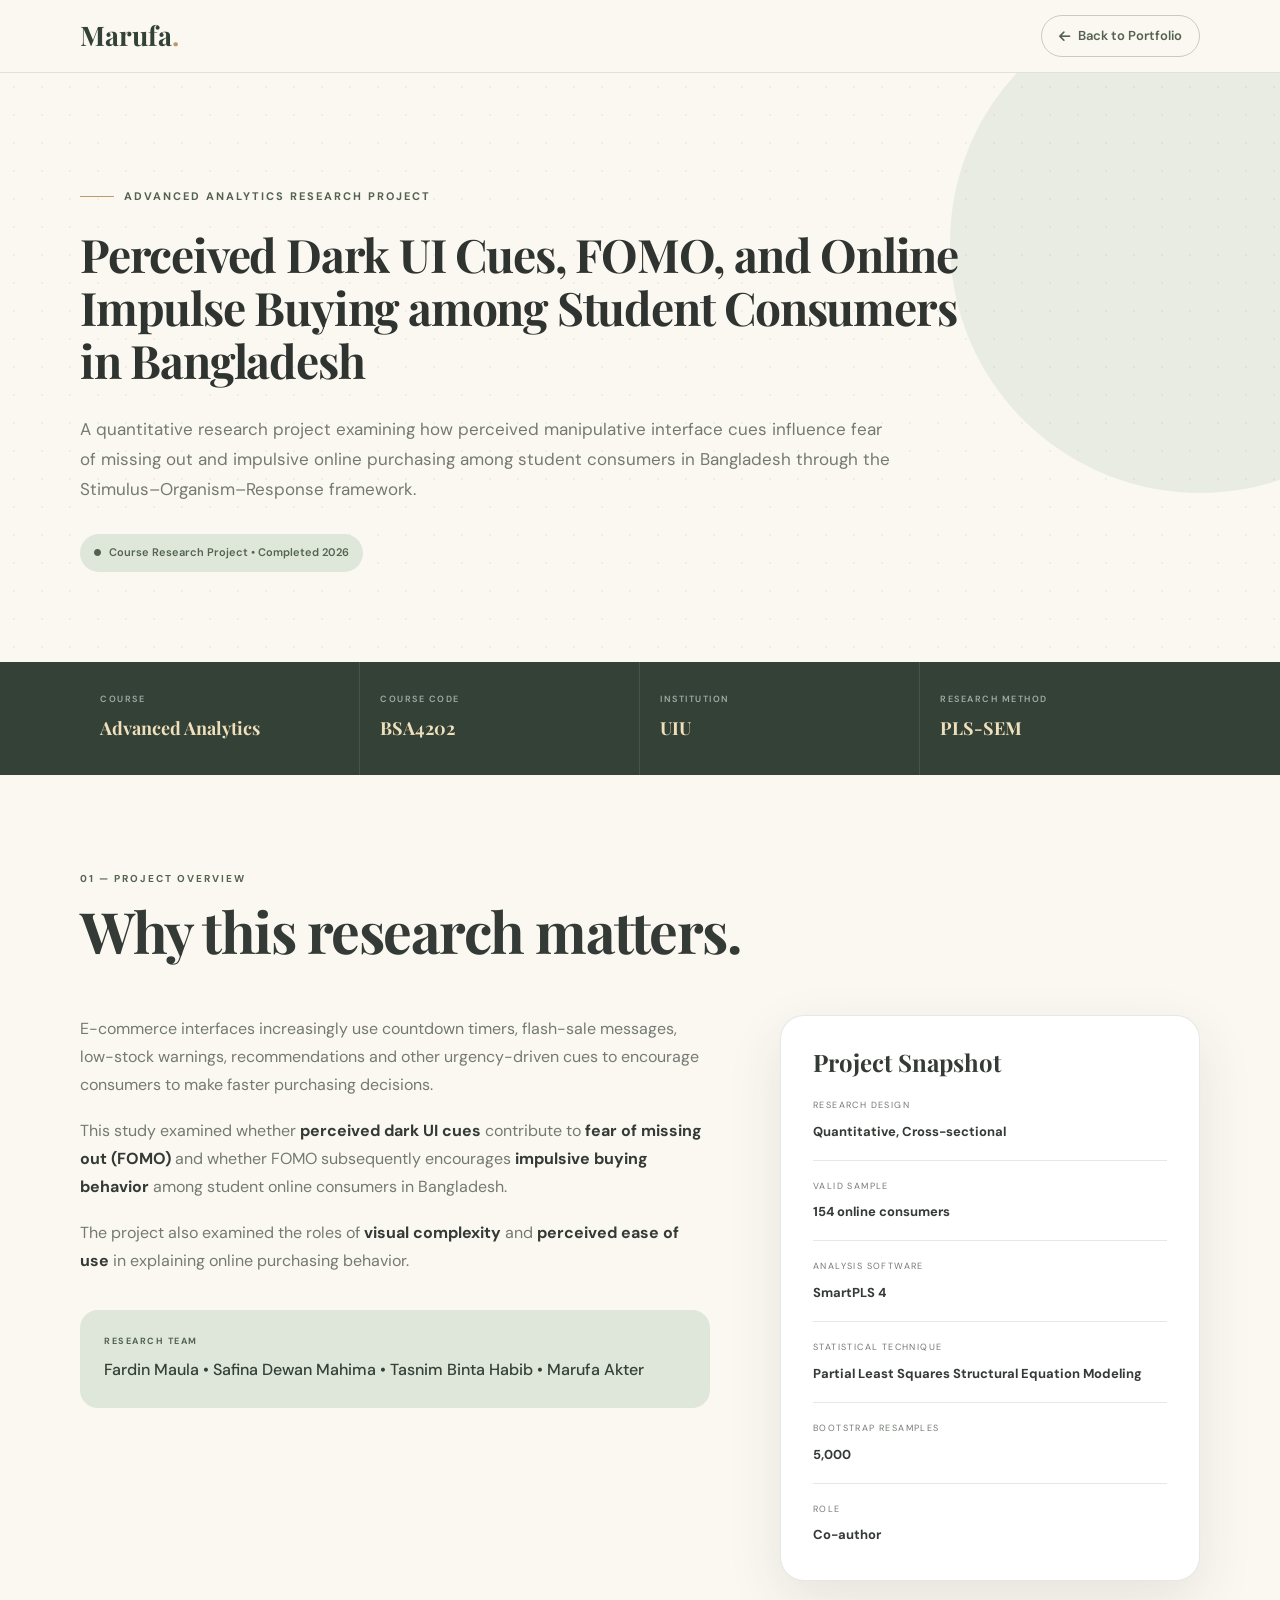
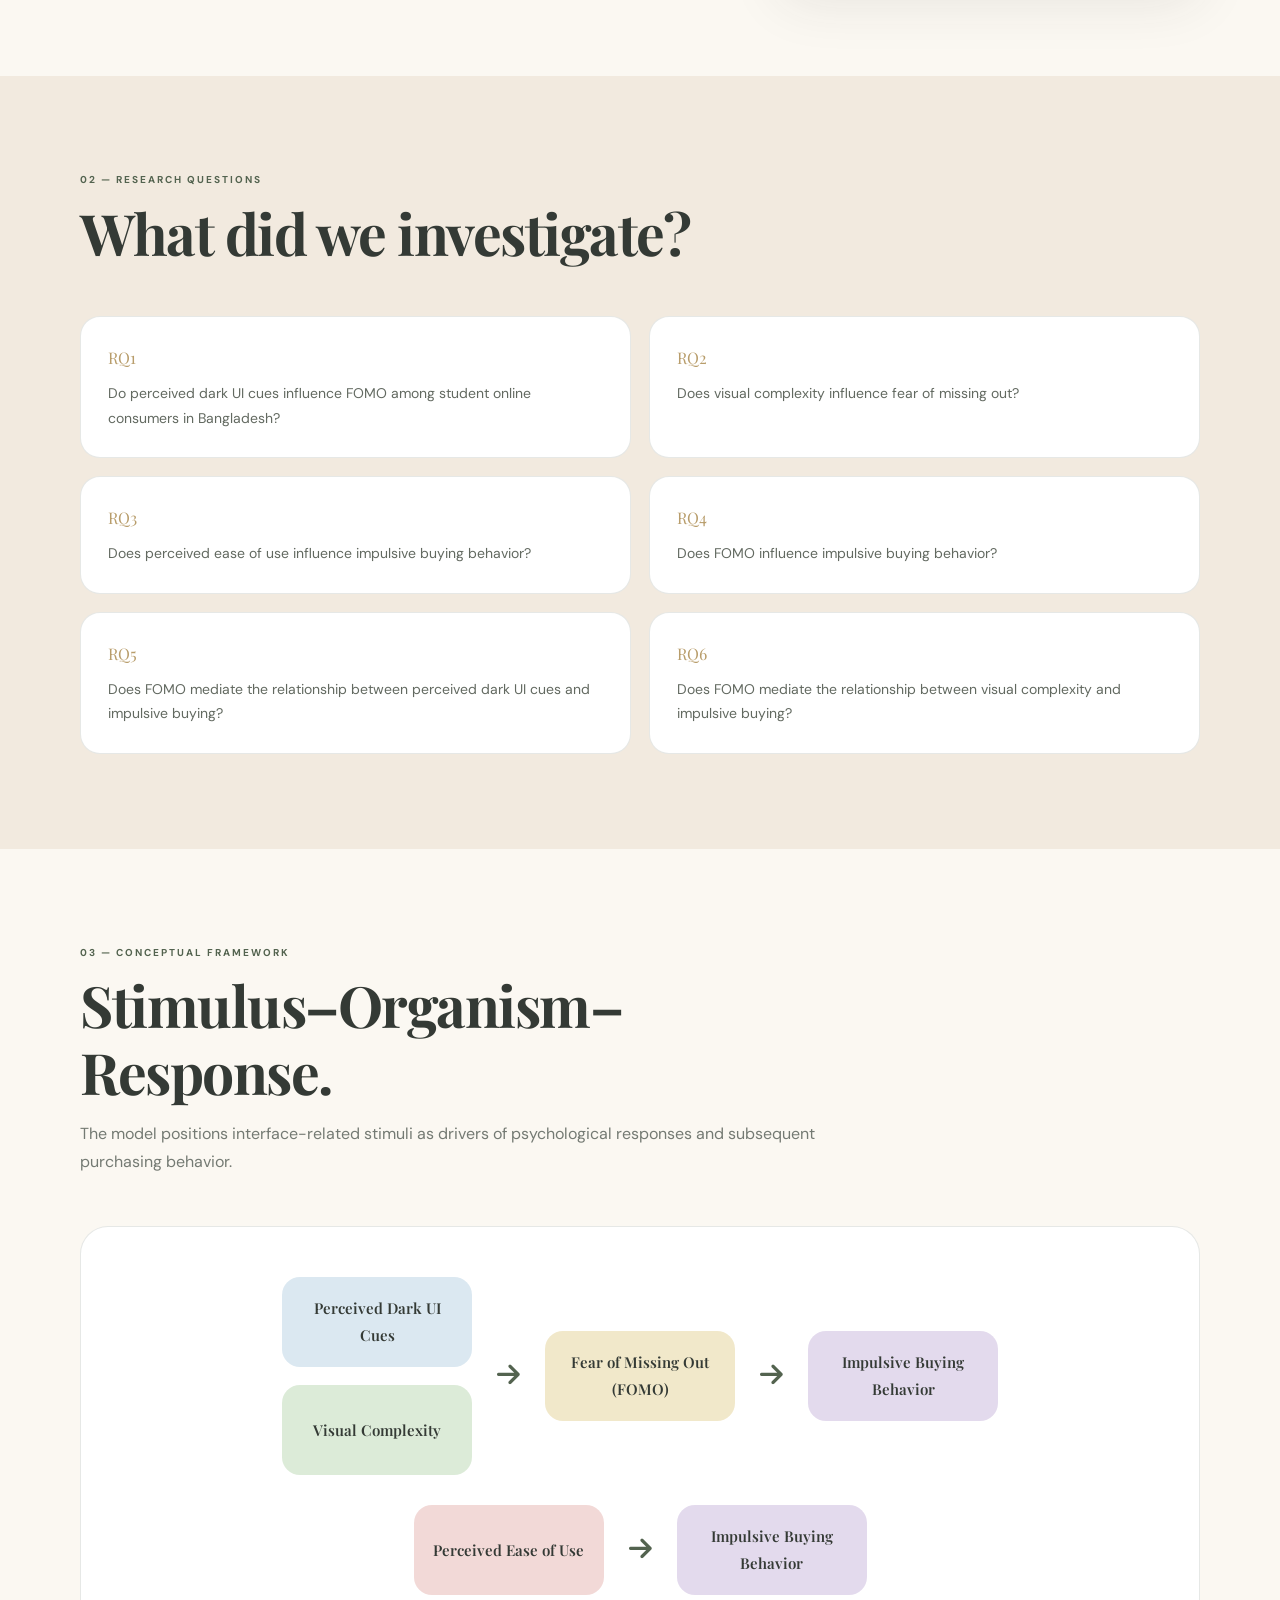
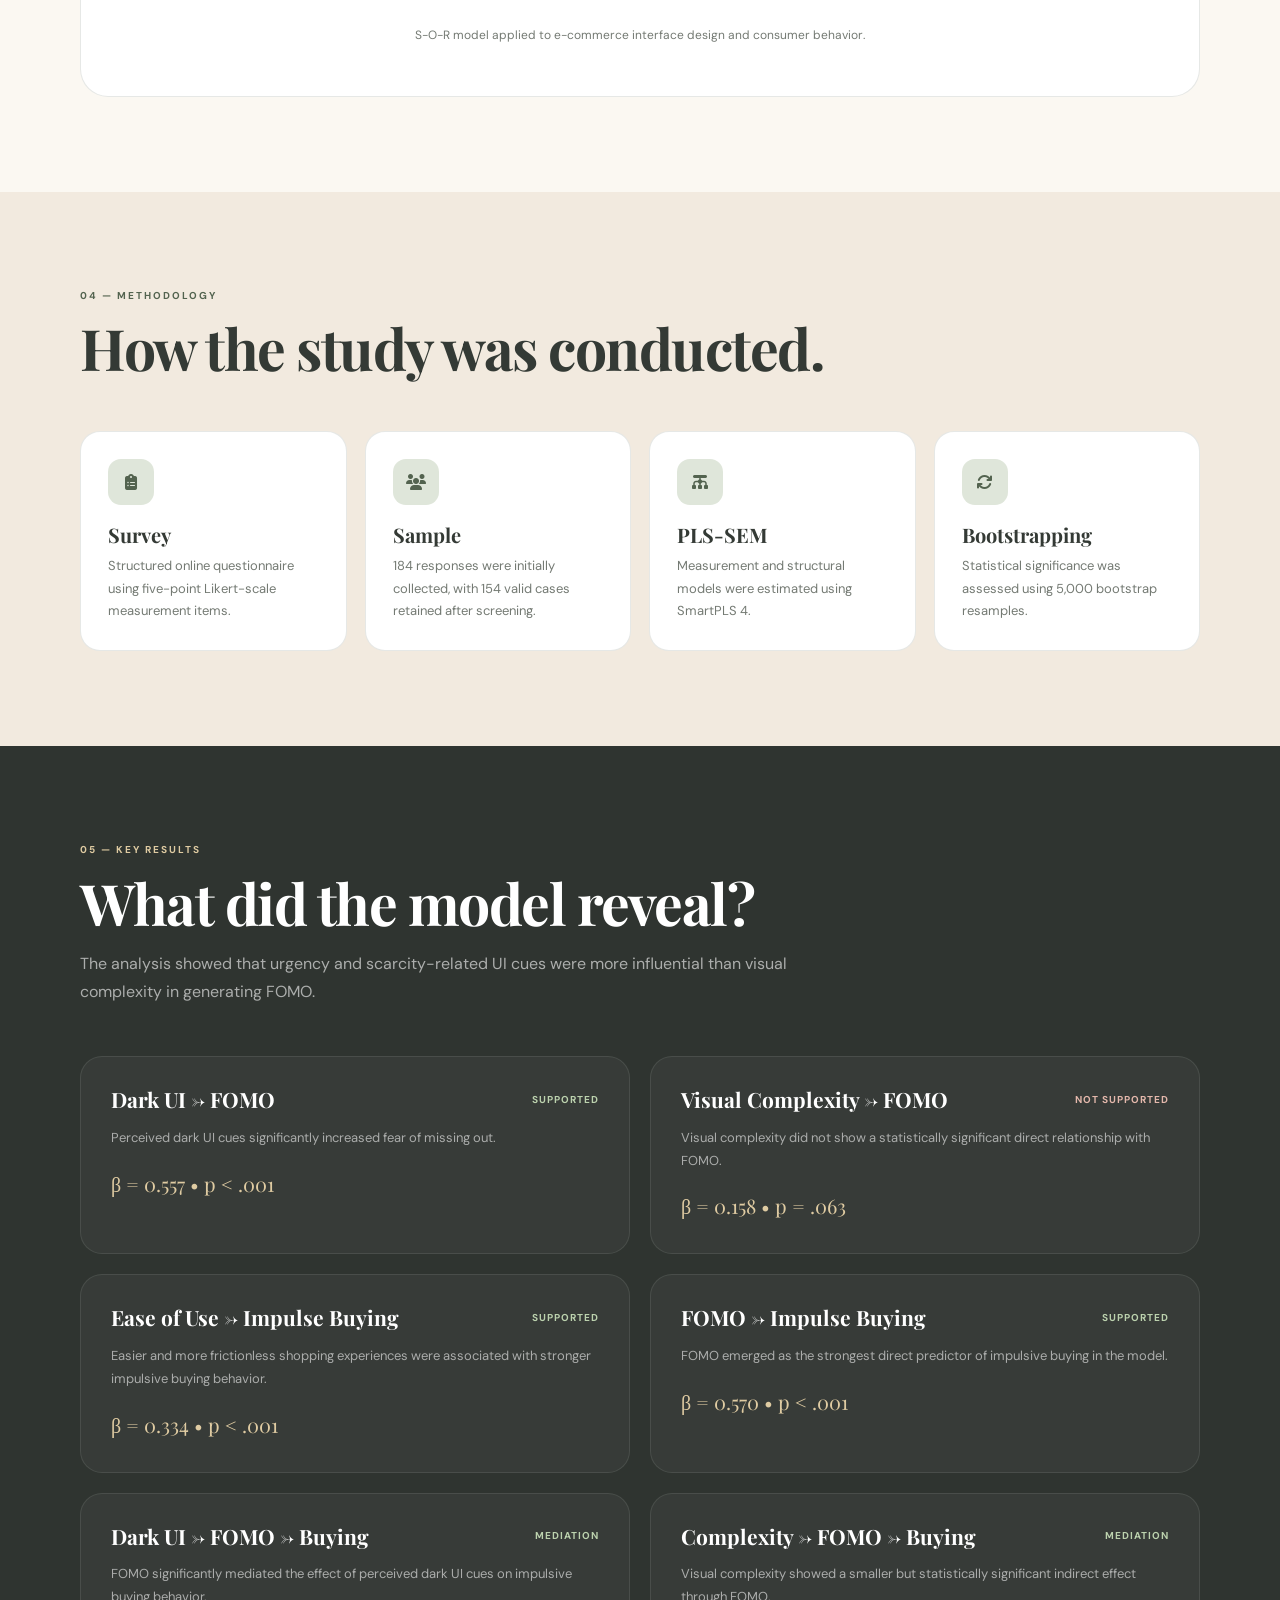
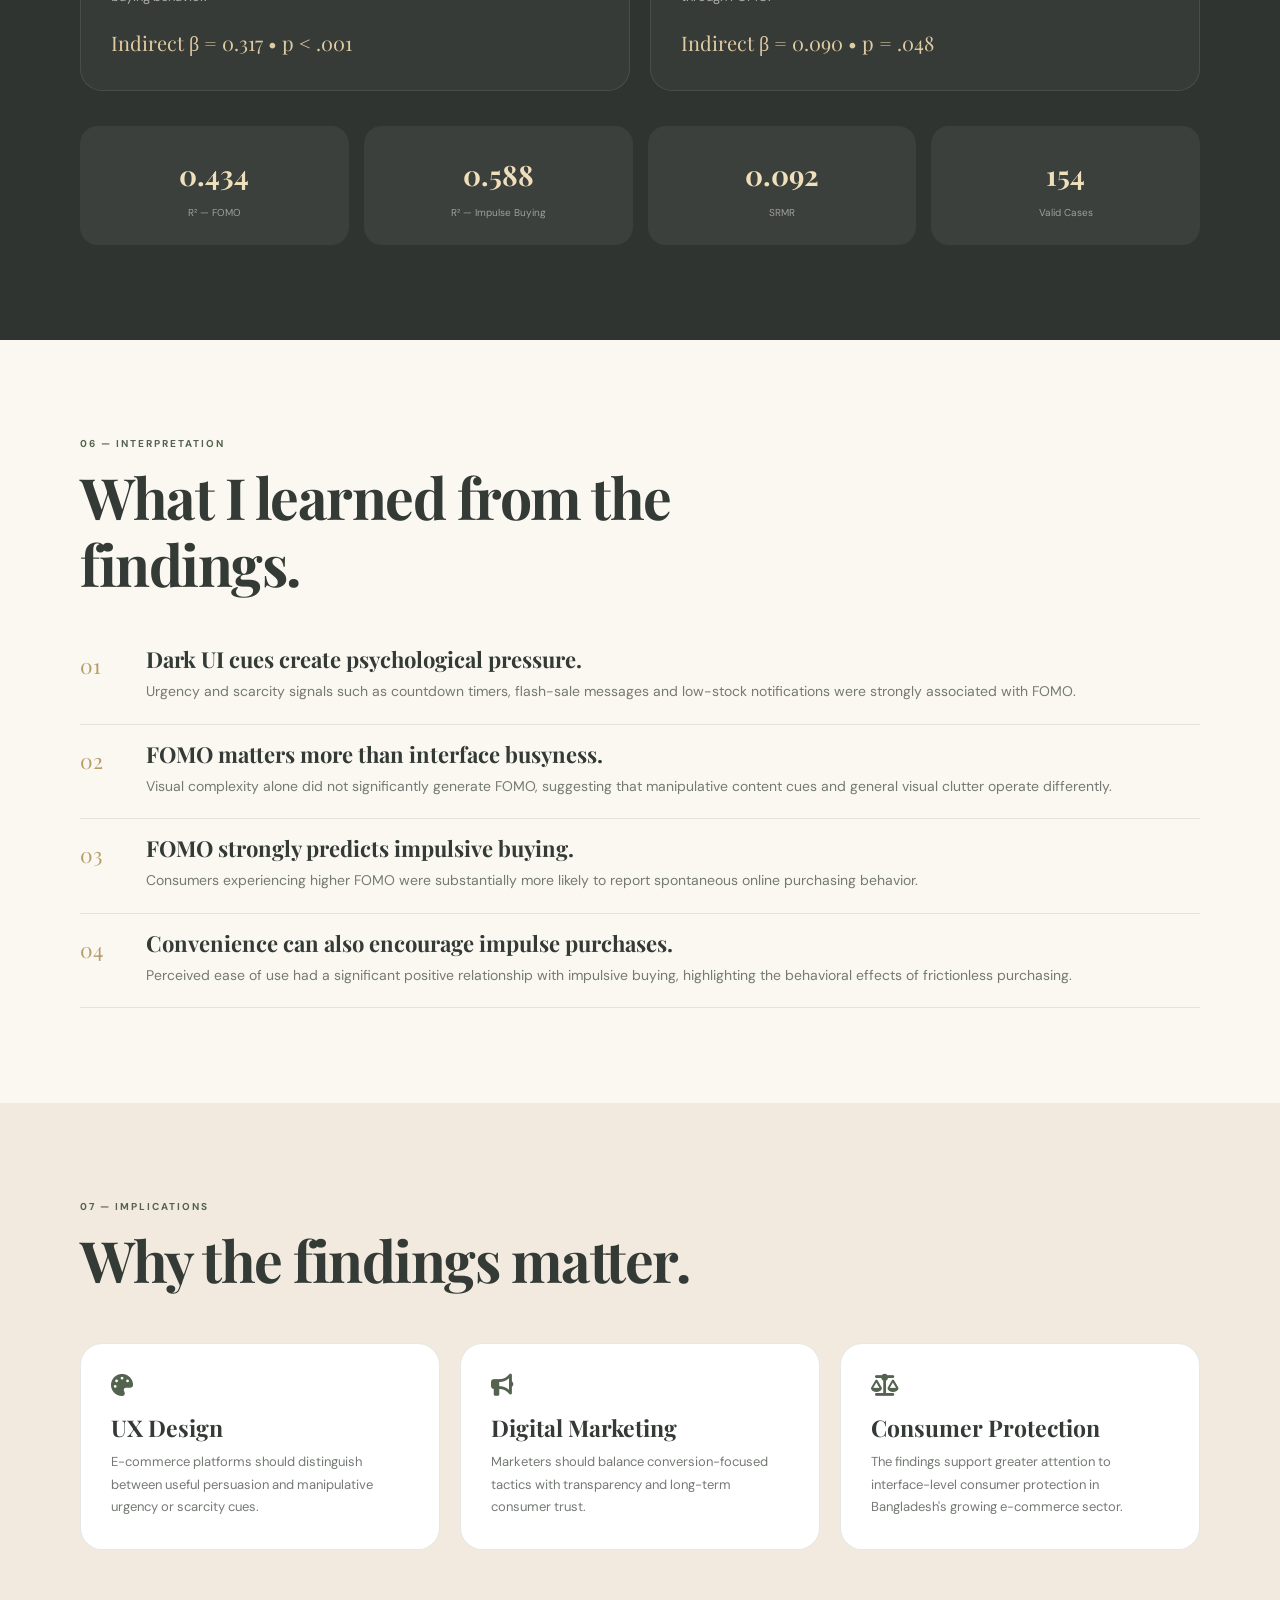
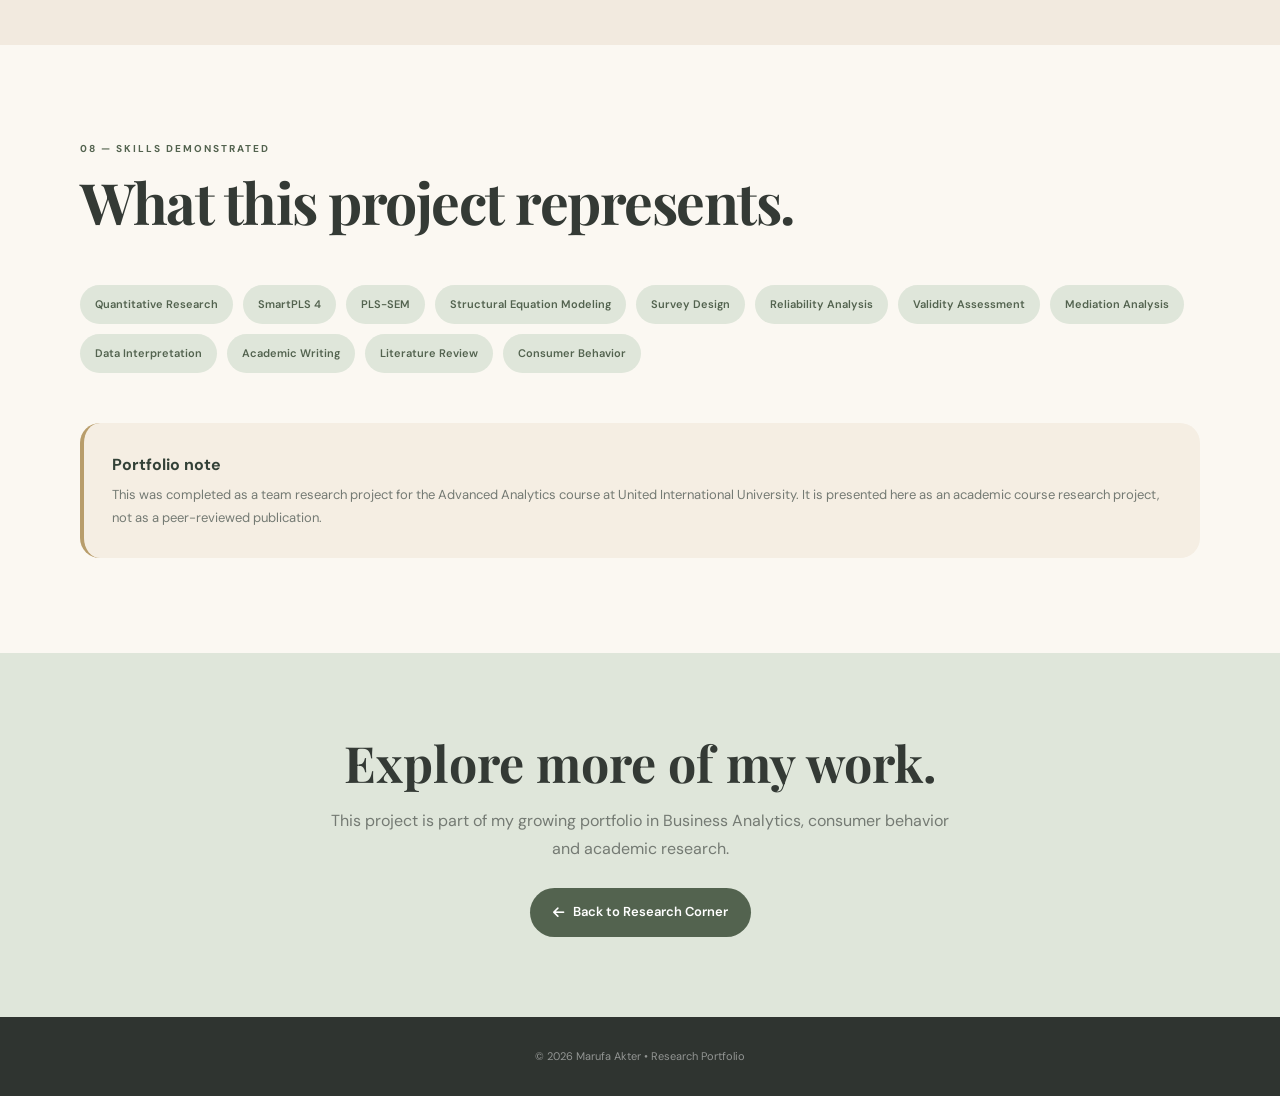
<file: research/dark-ui-fomo/index.html>
<!DOCTYPE html>
<html lang="en">

<head>

    <meta charset="UTF-8">

    <meta
        name="viewport"
        content="width=device-width, initial-scale=1.0"
    >

    <meta
        name="description"
        content="Research project on perceived dark UI cues, FOMO, and online impulse buying among student consumers in Bangladesh."
    >

    <title>
        Dark UI, FOMO & Impulse Buying | Marufa Akter
    </title>


    <!-- Google Fonts -->

    <link
        rel="preconnect"
        href="https://fonts.googleapis.com"
    >

    <link
        rel="preconnect"
        href="https://fonts.gstatic.com"
        crossorigin
    >

    <link
        href="https://fonts.googleapis.com/css2?family=DM+Sans:wght@300;400;500;600;700&family=Playfair+Display:ital,wght@0,500;0,600;0,700;1,600&display=swap"
        rel="stylesheet"
    >


    <!-- Font Awesome -->

    <link
        rel="stylesheet"
        href="https://cdnjs.cloudflare.com/ajax/libs/font-awesome/6.6.0/css/all.min.css"
    >


    <style>

        /* =========================================
           RESEARCH PROJECT PAGE
           MARUFA AKTER
        ========================================= */


        :root {

            --ivory: #fbf8f2;

            --cream: #f2eadf;

            --sage: #7f9078;

            --sage-light: #dfe6da;

            --sage-dark: #53634f;

            --forest: #334137;

            --charcoal: #2f3430;

            --gold: #b89d6b;

            --white: #ffffff;

            --text: #343a35;

            --muted: #747a73;

            --border:
                rgba(51, 65, 55, 0.12);

            --shadow:
                0 20px 55px
                rgba(45, 53, 46, 0.10);

        }


        * {

            margin: 0;

            padding: 0;

            box-sizing: border-box;

        }


        html {

            scroll-behavior: smooth;

        }


        body {

            font-family:
                "DM Sans",
                sans-serif;

            background: var(--ivory);

            color: var(--text);

            line-height: 1.75;

        }


        h1,
        h2,
        h3,
        h4 {

            font-family:
                "Playfair Display",
                serif;

            line-height: 1.18;

        }


        a {

            text-decoration: none;

            color: inherit;

        }


        .container {

            width:
                min(
                    1120px,
                    calc(100% - 42px)
                );

            margin: auto;

        }



        /* =========================================
           NAVIGATION
        ========================================= */


        .header {

            position: sticky;

            top: 0;

            z-index: 1000;

            background:
                rgba(
                    251,
                    248,
                    242,
                    0.94
                );

            backdrop-filter:
                blur(16px);

            border-bottom:
                1px solid var(--border);

        }


        .nav {

            min-height: 72px;

            display: flex;

            justify-content: space-between;

            align-items: center;

            gap: 20px;

        }


        .logo {

            font-family:
                "Playfair Display",
                serif;

            font-size: 27px;

            font-weight: 700;

            color: var(--forest);

        }


        .logo span {

            color: var(--gold);

        }


        .back-link {

            display: inline-flex;

            align-items: center;

            gap: 8px;

            padding:
                9px 17px;

            border-radius: 100px;

            border:
                1px solid
                rgba(
                    83,
                    99,
                    79,
                    0.30
                );

            color: var(--sage-dark);

            font-size: 13px;

            font-weight: 600;

            transition: 0.3s;

        }


        .back-link:hover {

            background:
                var(--sage-dark);

            color: white;

        }



        /* =========================================
           HERO
        ========================================= */


        .hero {

            position: relative;

            overflow: hidden;

            padding:
                105px 0
                90px;

        }


        .hero::before {

            content: "";

            position: absolute;

            width: 500px;

            height: 500px;

            border-radius: 50%;

            background:
                rgba(
                    223,
                    230,
                    218,
                    0.65
                );

            right: -170px;

            top: -80px;

        }


        .hero::after {

            content: "";

            position: absolute;

            inset: 0;

            background-image:
                radial-gradient(
                    rgba(
                        83,
                        99,
                        79,
                        0.07
                    )
                    1px,
                    transparent 1px
                );

            background-size:
                28px 28px;

            pointer-events: none;

        }


        .hero-content {

            position: relative;

            z-index: 2;

            max-width: 930px;

        }


        .research-label {

            display: inline-flex;

            align-items: center;

            gap: 10px;

            color:
                var(--sage-dark);

            font-size: 11px;

            font-weight: 700;

            text-transform: uppercase;

            letter-spacing: 2px;

            margin-bottom: 22px;

        }


        .research-label::before {

            content: "";

            width: 34px;

            height: 1px;

            background: var(--gold);

        }


       .hero h1 {

    font-size: clamp(34px, 3.6vw, 52px);

    line-height: 1.15;

    letter-spacing: -1.2px;

    color: var(--charcoal);

    max-width: 920px;

}


        .hero-intro {

            max-width: 820px;

            margin-top: 28px;

            color:
                var(--muted);

            font-size: 17px;

        }


        .status-badge {

            display:
                inline-flex;

            align-items: center;

            gap: 8px;

            margin-top: 30px;

            padding:
                9px 14px;

            border-radius: 100px;

            background:
                var(--sage-light);

            color:
                var(--sage-dark);

            font-size: 11px;

            font-weight: 600;

        }


        .status-badge i {

            font-size: 7px;

        }



        /* =========================================
           PROJECT META
        ========================================= */


        .meta-section {

            background:
                var(--forest);

            color: white;

        }


        .meta-grid {

            display: grid;

            grid-template-columns:
                repeat(
                    4,
                    1fr
                );

        }


        .meta-item {

            padding:
                30px 20px;

            border-right:
                1px solid
                rgba(
                    255,
                    255,
                    255,
                    0.10
                );

        }


        .meta-item:last-child {

            border-right: none;

        }


        .meta-item span {

            display: block;

            color:
                rgba(
                    255,
                    255,
                    255,
                    0.55
                );

            font-size: 9px;

            font-weight: 600;

            text-transform:
                uppercase;

            letter-spacing:
                1.5px;

            margin-bottom:
                6px;

        }


        .meta-item strong {

            font-family:
                "Playfair Display",
                serif;

            color:
                #f0dfbb;

            font-size: 18px;

        }



        /* =========================================
           SECTIONS
        ========================================= */


        .section {

            padding:
                95px 0;

        }


        .section-soft {

            background:
                var(--cream);

        }


        .section-dark {

            background:
                var(--charcoal);

            color: white;

        }


        .section-heading {

            max-width: 760px;

            margin-bottom:
                50px;

        }


        .section-number {

            display: block;

            color:
                var(--sage-dark);

            font-size: 10px;

            text-transform:
                uppercase;

            letter-spacing:
                2px;

            font-weight: 700;

            margin-bottom:
                10px;

        }


        .section-dark
        .section-number {

            color:
                #dfcba2;

        }


        .section-heading h2 {

            font-size:
                clamp(
                    38px,
                    5vw,
                    57px
                );

            letter-spacing:
                -1.5px;

        }


        .section-heading p {

            color:
                var(--muted);

            margin-top:
                14px;

        }


        .section-dark
        .section-heading p {

            color:
                rgba(
                    255,
                    255,
                    255,
                    0.60
                );

        }



        /* =========================================
           OVERVIEW
        ========================================= */


        .overview-grid {

            display: grid;

            grid-template-columns:
                1.2fr 0.8fr;

            gap: 70px;

            align-items: start;

        }


        .overview-main p {

            color:
                var(--muted);

            margin-bottom:
                18px;

        }


        .overview-main strong {

            color:
                var(--text);

        }


        .project-card {

            background: white;

            padding: 32px;

            border-radius: 24px;

            border:
                1px solid
                var(--border);

            box-shadow:
                var(--shadow);

        }


        .project-card h3 {

            font-size: 24px;

            margin-bottom:
                22px;

        }


        .project-info {

            display: grid;

            gap: 18px;

        }


        .project-info-item {

            padding-bottom:
                15px;

            border-bottom:
                1px solid
                var(--border);

        }


        .project-info-item:last-child {

            border-bottom: none;

            padding-bottom: 0;

        }


        .project-info-item span {

            display: block;

            color:
                var(--muted);

            font-size: 9px;

            text-transform:
                uppercase;

            letter-spacing:
                1.4px;

            margin-bottom:
                3px;

        }


        .project-info-item strong {

            font-size: 13px;

        }



        /* =========================================
           AUTHORS
        ========================================= */


        .authors {

            margin-top: 35px;

            padding: 24px;

            border-radius: 18px;

            background:
                var(--sage-light);

        }


        .authors span {

            display: block;

            color:
                var(--sage-dark);

            text-transform:
                uppercase;

            letter-spacing:
                1.5px;

            font-size: 9px;

            font-weight: 700;

            margin-bottom:
                7px;

        }


        .authors p {

            margin: 0;

            color:
                var(--forest);

            font-weight: 500;

        }



        /* =========================================
           RESEARCH QUESTIONS
        ========================================= */


        .question-grid {

            display: grid;

            grid-template-columns:
                repeat(
                    2,
                    1fr
                );

            gap: 18px;

        }


        .question-card {

            background:
                white;

            border-radius:
                20px;

            padding:
                27px;

            border:
                1px solid
                var(--border);

        }


        .question-card span {

            color:
                var(--gold);

            font-family:
                "Playfair Display",
                serif;

            font-size: 16px;

        }


        .question-card p {

            margin-top:
                8px;

            color:
                #626960;

            font-size: 14px;

        }



        /* =========================================
           FRAMEWORK
        ========================================= */


        .framework {

            background:
                white;

            border-radius:
                28px;

            padding:
                50px 35px;

            border:
                1px solid
                var(--border);

            overflow-x:
                auto;

        }


        .framework-row {

            min-width:
                820px;

            display: flex;

            align-items:
                center;

            justify-content:
                center;

            gap: 25px;

        }


        .framework-column {

            display: grid;

            gap: 18px;

        }


        .framework-box {

            width: 190px;

            min-height: 90px;

            border-radius:
                18px;

            padding:
                18px;

            display: flex;

            align-items:
                center;

            justify-content:
                center;

            text-align:
                center;

            font-family:
                "Playfair Display",
                serif;

            font-size: 15px;

            font-weight: 600;

        }


        .box-blue {

            background:
                #dbe8f1;

        }


        .box-green {

            background:
                #dcebd8;

        }


        .box-yellow {

            background:
                #f1e8ca;

        }


        .box-pink {

            background:
                #f2d9d7;

        }


        .box-purple {

            background:
                #e3daed;

        }


        .framework-arrow {

            color:
                var(--sage-dark);

            font-size: 26px;

        }


        .framework-caption {

            text-align: center;

            margin-top:
                30px;

            color:
                var(--muted);

            font-size: 12px;

        }



        /* =========================================
           METHOD
        ========================================= */


        .method-grid {

            display: grid;

            grid-template-columns:
                repeat(
                    4,
                    1fr
                );

            gap: 18px;

        }


        .method-card {

            padding:
                27px;

            border-radius:
                20px;

            background:
                white;

            border:
                1px solid
                var(--border);

        }


        .method-card i {

            width: 46px;

            height: 46px;

            display: flex;

            align-items:
                center;

            justify-content:
                center;

            border-radius:
                13px;

            background:
                var(--sage-light);

            color:
                var(--sage-dark);

            margin-bottom:
                18px;

        }


        .method-card h3 {

            font-size: 20px;

            margin-bottom:
                8px;

        }


        .method-card p {

            color:
                var(--muted);

            font-size: 13px;

        }



        /* =========================================
           KEY RESULTS
        ========================================= */


        .results-grid {

            display: grid;

            grid-template-columns:
                repeat(
                    2,
                    1fr
                );

            gap: 20px;

        }


        .result-card {

            padding:
                30px;

            border-radius:
                22px;

            border:
                1px solid
                rgba(
                    255,
                    255,
                    255,
                    0.09
                );

            background:
                rgba(
                    255,
                    255,
                    255,
                    0.04
                );

        }


        .result-card
        .result-top {

            display: flex;

            justify-content:
                space-between;

            align-items:
                center;

            gap: 20px;

            margin-bottom:
                15px;

        }


        .result-card h3 {

            font-size: 21px;

        }


        .supported {

            color:
                #bcd2ae;

            font-size: 10px;

            font-weight: 700;

            text-transform:
                uppercase;

            letter-spacing:
                1px;

        }


        .not-supported {

            color:
                #e4b8ac;

            font-size: 10px;

            font-weight: 700;

            text-transform:
                uppercase;

            letter-spacing:
                1px;

        }


        .result-card p {

            color:
                rgba(
                    255,
                    255,
                    255,
                    0.58
                );

            font-size: 13px;

        }


        .coefficient {

            margin-top:
                16px;

            color:
                #dfcba2;

            font-family:
                "Playfair Display",
                serif;

            font-size: 20px;

        }



        /* =========================================
           METRICS
        ========================================= */


        .metric-grid {

            margin-top:
                35px;

            display: grid;

            grid-template-columns:
                repeat(
                    4,
                    1fr
                );

            gap: 15px;

        }


        .metric {

            text-align:
                center;

            padding:
                24px 15px;

            border-radius:
                18px;

            background:
                rgba(
                    255,
                    255,
                    255,
                    0.06
                );

        }


        .metric strong {

            display: block;

            color:
                #f0dfbb;

            font-family:
                "Playfair Display",
                serif;

            font-size: 28px;

        }


        .metric span {

            display: block;

            margin-top:
                5px;

            color:
                rgba(
                    255,
                    255,
                    255,
                    0.50
                );

            font-size: 10px;

        }



        /* =========================================
           FINDINGS
        ========================================= */


        .finding-list {

            display: grid;

            gap: 17px;

        }


        .finding {

            display: grid;

            grid-template-columns:
                48px 1fr;

            gap: 18px;

            align-items: start;

            padding-bottom:
                20px;

            border-bottom:
                1px solid
                var(--border);

        }


        .finding-number {

            color:
                var(--gold);

            font-family:
                "Playfair Display",
                serif;

            font-size: 21px;

        }


        .finding h3 {

            font-size: 22px;

            margin-bottom:
                6px;

        }


        .finding p {

            color:
                var(--muted);

            font-size: 14px;

        }



        /* =========================================
           IMPLICATIONS
        ========================================= */


        .implication-grid {

            display: grid;

            grid-template-columns:
                repeat(
                    3,
                    1fr
                );

            gap: 20px;

        }


        .implication-card {

            background:
                white;

            padding:
                30px;

            border-radius:
                22px;

            border:
                1px solid
                var(--border);

        }


        .implication-card i {

            color:
                var(--sage-dark);

            font-size: 22px;

            margin-bottom:
                18px;

        }


        .implication-card h3 {

            font-size: 23px;

            margin-bottom:
                10px;

        }


        .implication-card p {

            color:
                var(--muted);

            font-size: 13px;

        }



        /* =========================================
           SKILLS
        ========================================= */


        .skills {

            display: flex;

            flex-wrap: wrap;

            gap: 10px;

        }


        .skill {

            padding:
                10px 15px;

            border-radius:
                100px;

            background:
                var(--sage-light);

            color:
                var(--sage-dark);

            font-size: 11px;

            font-weight: 600;

        }



        /* =========================================
           PROJECT NOTE
        ========================================= */


        .project-note {

            margin-top:
                50px;

            padding:
                28px;

            border-radius:
                20px;

            background:
                #f5eee3;

            border-left:
                4px solid
                var(--gold);

        }


        .project-note strong {

            display: block;

            margin-bottom:
                5px;

            color:
                var(--forest);

        }


        .project-note p {

            color:
                var(--muted);

            font-size: 13px;

        }



        /* =========================================
           CTA
        ========================================= */


        .cta {

            text-align: center;

            background:
                var(--sage-light);

            padding:
                80px 20px;

        }


        .cta h2 {

            font-size:
                clamp(
                    35px,
                    5vw,
                    50px
                );

        }


        .cta p {

            color:
                var(--muted);

            margin:
                15px auto
                25px;

            max-width:
                640px;

        }


        .cta-button {

            display:
                inline-flex;

            align-items:
                center;

            gap: 9px;

            padding:
                13px 23px;

            border-radius:
                100px;

            background:
                var(--sage-dark);

            color: white;

            font-weight: 600;

            font-size: 13px;

        }



        /* =========================================
           FOOTER
        ========================================= */


        footer {

            background:
                var(--charcoal);

            color: white;

            text-align:
                center;

            padding:
                30px 20px;

        }


        footer p {

            color:
                rgba(
                    255,
                    255,
                    255,
                    0.48
                );

            font-size: 11px;

        }



        /* =========================================
           RESPONSIVE
        ========================================= */


        @media
        (max-width: 900px) {

            .meta-grid {

                grid-template-columns:
                    repeat(
                        2,
                        1fr
                    );

            }


            .overview-grid {

                grid-template-columns:
                    1fr;

            }


            .method-grid {

                grid-template-columns:
                    repeat(
                        2,
                        1fr
                    );

            }


            .implication-grid {

                grid-template-columns:
                    1fr;

            }


            .metric-grid {

                grid-template-columns:
                    repeat(
                        2,
                        1fr
                    );

            }

        }


        @media
        (max-width: 650px) {

            .hero {

                padding:
                    70px 0;

            }


            .hero h1 {

                letter-spacing:
                    -1.6px;

            }


            .meta-grid,
            .question-grid,
            .results-grid,
            .method-grid {

                grid-template-columns:
                    1fr;

            }


            .meta-item {

                border-right:
                    none;

                border-bottom:
                    1px solid
                    rgba(
                        255,
                        255,
                        255,
                        0.08
                    );

            }


            .metric-grid {

                grid-template-columns:
                    1fr 1fr;

            }


            .finding {

                grid-template-columns:
                    35px 1fr;

            }

        }

    </style>

</head>


<body>


    <!-- =========================================
         NAVIGATION
    ========================================== -->


    <header class="header">

        <div class="container nav">


            <a
                href="../../index.html"
                class="logo"
            >

                Marufa<span>.</span>

            </a>


            <a
                href="../../index.html#research"
                class="back-link"
            >

                <i
                    class="fa-solid
                    fa-arrow-left"
                ></i>

                Back to Portfolio

            </a>

        </div>

    </header>



    <main>


        <!-- =========================================
             HERO
        ========================================== -->


        <section class="hero">

            <div class="container">

                <div class="hero-content">


                    <span class="research-label">

                        Advanced Analytics
                        Research Project

                    </span>


                    <h1>

                        Perceived Dark UI Cues,
                        FOMO, and Online Impulse
                        Buying among Student
                        Consumers in Bangladesh

                    </h1>


                    <p class="hero-intro">

                        A quantitative research project examining
                        how perceived manipulative interface cues
                        influence fear of missing out and impulsive
                        online purchasing among student consumers
                        in Bangladesh through the
                        Stimulus–Organism–Response framework.

                    </p>


                    <div class="status-badge">

                        <i class="fa-solid fa-circle"></i>

                        Course Research Project
                        • Completed 2026

                    </div>

                </div>

            </div>

        </section>



        <!-- =========================================
             PROJECT META
        ========================================== -->


        <section class="meta-section">

            <div class="container meta-grid">


                <div class="meta-item">

                    <span>
                        Course
                    </span>

                    <strong>
                        Advanced Analytics
                    </strong>

                </div>


                <div class="meta-item">

                    <span>
                        Course Code
                    </span>

                    <strong>
                        BSA4202
                    </strong>

                </div>


                <div class="meta-item">

                    <span>
                        Institution
                    </span>

                    <strong>
                        UIU
                    </strong>

                </div>


                <div class="meta-item">

                    <span>
                        Research Method
                    </span>

                    <strong>
                        PLS-SEM
                    </strong>

                </div>

            </div>

        </section>



        <!-- =========================================
             OVERVIEW
        ========================================== -->


        <section class="section">

            <div class="container">


                <div class="section-heading">

                    <span class="section-number">

                        01 — Project Overview

                    </span>


                    <h2>
                        Why this research matters.
                    </h2>

                </div>



                <div class="overview-grid">


                    <div class="overview-main">


                        <p>

                            E-commerce interfaces increasingly use
                            countdown timers, flash-sale messages,
                            low-stock warnings, recommendations and
                            other urgency-driven cues to encourage
                            consumers to make faster purchasing
                            decisions.

                        </p>


                        <p>

                            This study examined whether
                            <strong>perceived dark UI cues</strong>
                            contribute to
                            <strong>fear of missing out (FOMO)</strong>
                            and whether FOMO subsequently encourages
                            <strong>impulsive buying behavior</strong>
                            among student online consumers in
                            Bangladesh.

                        </p>


                        <p>

                            The project also examined the roles of
                            <strong>visual complexity</strong> and
                            <strong>perceived ease of use</strong>
                            in explaining online purchasing behavior.

                        </p>


                        <div class="authors">

                            <span>
                                Research Team
                            </span>

                            <p>

                                Fardin Maula •
                                Safina Dewan Mahima •
                                Tasnim Binta Habib •
                                Marufa Akter

                            </p>

                        </div>

                    </div>



                    <div class="project-card">


                        <h3>
                            Project Snapshot
                        </h3>


                        <div class="project-info">


                            <div class="project-info-item">

                                <span>
                                    Research Design
                                </span>

                                <strong>
                                    Quantitative,
                                    Cross-sectional
                                </strong>

                            </div>


                            <div class="project-info-item">

                                <span>
                                    Valid Sample
                                </span>

                                <strong>
                                    154 online consumers
                                </strong>

                            </div>


                            <div class="project-info-item">

                                <span>
                                    Analysis Software
                                </span>

                                <strong>
                                    SmartPLS 4
                                </strong>

                            </div>


                            <div class="project-info-item">

                                <span>
                                    Statistical Technique
                                </span>

                                <strong>
                                    Partial Least Squares
                                    Structural Equation Modeling
                                </strong>

                            </div>


                            <div class="project-info-item">

                                <span>
                                    Bootstrap Resamples
                                </span>

                                <strong>
                                    5,000
                                </strong>

                            </div>


                            <div class="project-info-item">

                                <span>
                                    Role
                                </span>

                                <strong>
                                    Co-author
                                </strong>

                            </div>

                        </div>

                    </div>

                </div>

            </div>

        </section>



        <!-- =========================================
             RESEARCH QUESTIONS
        ========================================== -->


        <section class="section section-soft">

            <div class="container">


                <div class="section-heading">

                    <span class="section-number">

                        02 — Research Questions

                    </span>


                    <h2>
                        What did we investigate?
                    </h2>

                </div>



                <div class="question-grid">


                    <div class="question-card">

                        <span>RQ1</span>

                        <p>

                            Do perceived dark UI cues
                            influence FOMO among student
                            online consumers in Bangladesh?

                        </p>

                    </div>


                    <div class="question-card">

                        <span>RQ2</span>

                        <p>

                            Does visual complexity
                            influence fear of missing out?

                        </p>

                    </div>


                    <div class="question-card">

                        <span>RQ3</span>

                        <p>

                            Does perceived ease of use
                            influence impulsive buying
                            behavior?

                        </p>

                    </div>


                    <div class="question-card">

                        <span>RQ4</span>

                        <p>

                            Does FOMO influence
                            impulsive buying behavior?

                        </p>

                    </div>


                    <div class="question-card">

                        <span>RQ5</span>

                        <p>

                            Does FOMO mediate the
                            relationship between perceived
                            dark UI cues and impulsive buying?

                        </p>

                    </div>


                    <div class="question-card">

                        <span>RQ6</span>

                        <p>

                            Does FOMO mediate the
                            relationship between visual
                            complexity and impulsive buying?

                        </p>

                    </div>

                </div>

            </div>

        </section>



        <!-- =========================================
             FRAMEWORK
        ========================================== -->


        <section class="section">

            <div class="container">


                <div class="section-heading">

                    <span class="section-number">

                        03 — Conceptual Framework

                    </span>


                    <h2>
                        Stimulus–Organism–Response.
                    </h2>


                    <p>

                        The model positions interface-related
                        stimuli as drivers of psychological
                        responses and subsequent purchasing behavior.

                    </p>

                </div>



                <div class="framework">


                    <div class="framework-row">


                        <div class="framework-column">

                            <div
                                class="framework-box
                                box-blue"
                            >

                                Perceived
                                Dark UI Cues

                            </div>


                            <div
                                class="framework-box
                                box-green"
                            >

                                Visual
                                Complexity

                            </div>

                        </div>



                        <div class="framework-arrow">

                            <i
                                class="fa-solid
                                fa-arrow-right"
                            ></i>

                        </div>



                        <div
                            class="framework-box
                            box-yellow"
                        >

                            Fear of
                            Missing Out
                            (FOMO)

                        </div>



                        <div class="framework-arrow">

                            <i
                                class="fa-solid
                                fa-arrow-right"
                            ></i>

                        </div>



                        <div
                            class="framework-box
                            box-purple"
                        >

                            Impulsive
                            Buying
                            Behavior

                        </div>


                    </div>



                    <div
                        class="framework-row"
                        style="margin-top: 30px;"
                    >


                        <div
                            class="framework-box
                            box-pink"
                        >

                            Perceived
                            Ease of Use

                        </div>


                        <div class="framework-arrow">

                            <i
                                class="fa-solid
                                fa-arrow-right"
                            ></i>

                        </div>


                        <div
                            class="framework-box
                            box-purple"
                        >

                            Impulsive
                            Buying
                            Behavior

                        </div>

                    </div>


                    <p class="framework-caption">

                        S-O-R model applied to
                        e-commerce interface design and
                        consumer behavior.

                    </p>

                </div>

            </div>

        </section>



        <!-- =========================================
             METHODOLOGY
        ========================================== -->


        <section class="section section-soft">

            <div class="container">


                <div class="section-heading">

                    <span class="section-number">

                        04 — Methodology

                    </span>


                    <h2>
                        How the study was conducted.
                    </h2>

                </div>



                <div class="method-grid">


                    <div class="method-card">


                        <i
                            class="fa-solid
                            fa-clipboard-list"
                        ></i>


                        <h3>
                            Survey
                        </h3>


                        <p>

                            Structured online questionnaire
                            using five-point Likert-scale
                            measurement items.

                        </p>

                    </div>



                    <div class="method-card">


                        <i
                            class="fa-solid
                            fa-users"
                        ></i>


                        <h3>
                            Sample
                        </h3>


                        <p>

                            184 responses were initially
                            collected, with 154 valid cases
                            retained after screening.

                        </p>

                    </div>



                    <div class="method-card">


                        <i
                            class="fa-solid
                            fa-chart-diagram"
                        ></i>


                        <h3>
                            PLS-SEM
                        </h3>


                        <p>

                            Measurement and structural
                            models were estimated using
                            SmartPLS 4.

                        </p>

                    </div>



                    <div class="method-card">


                        <i
                            class="fa-solid
                            fa-arrows-rotate"
                        ></i>


                        <h3>
                            Bootstrapping
                        </h3>


                        <p>

                            Statistical significance was
                            assessed using 5,000 bootstrap
                            resamples.

                        </p>

                    </div>

                </div>

            </div>

        </section>



        <!-- =========================================
             RESULTS
        ========================================== -->


        <section class="section section-dark">

            <div class="container">


                <div class="section-heading">

                    <span class="section-number">

                        05 — Key Results

                    </span>


                    <h2>
                        What did the model reveal?
                    </h2>


                    <p>

                        The analysis showed that urgency
                        and scarcity-related UI cues were
                        more influential than visual
                        complexity in generating FOMO.

                    </p>

                </div>



                <div class="results-grid">


                    <div class="result-card">


                        <div class="result-top">

                            <h3>
                                Dark UI → FOMO
                            </h3>

                            <span class="supported">
                                Supported
                            </span>

                        </div>


                        <p>

                            Perceived dark UI cues
                            significantly increased fear of
                            missing out.

                        </p>


                        <div class="coefficient">

                            β = 0.557
                            • p &lt; .001

                        </div>

                    </div>



                    <div class="result-card">


                        <div class="result-top">

                            <h3>
                                Visual Complexity → FOMO
                            </h3>

                            <span class="not-supported">
                                Not Supported
                            </span>

                        </div>


                        <p>

                            Visual complexity did not show
                            a statistically significant
                            direct relationship with FOMO.

                        </p>


                        <div class="coefficient">

                            β = 0.158
                            • p = .063

                        </div>

                    </div>



                    <div class="result-card">


                        <div class="result-top">

                            <h3>
                                Ease of Use → Impulse Buying
                            </h3>

                            <span class="supported">
                                Supported
                            </span>

                        </div>


                        <p>

                            Easier and more frictionless
                            shopping experiences were
                            associated with stronger
                            impulsive buying behavior.

                        </p>


                        <div class="coefficient">

                            β = 0.334
                            • p &lt; .001

                        </div>

                    </div>



                    <div class="result-card">


                        <div class="result-top">

                            <h3>
                                FOMO → Impulse Buying
                            </h3>

                            <span class="supported">
                                Supported
                            </span>

                        </div>


                        <p>

                            FOMO emerged as the strongest
                            direct predictor of impulsive
                            buying in the model.

                        </p>


                        <div class="coefficient">

                            β = 0.570
                            • p &lt; .001

                        </div>

                    </div>



                    <div class="result-card">


                        <div class="result-top">

                            <h3>
                                Dark UI → FOMO → Buying
                            </h3>

                            <span class="supported">
                                Mediation
                            </span>

                        </div>


                        <p>

                            FOMO significantly mediated the
                            effect of perceived dark UI cues
                            on impulsive buying behavior.

                        </p>


                        <div class="coefficient">

                            Indirect β = 0.317
                            • p &lt; .001

                        </div>

                    </div>



                    <div class="result-card">


                        <div class="result-top">

                            <h3>
                                Complexity → FOMO → Buying
                            </h3>

                            <span class="supported">
                                Mediation
                            </span>

                        </div>


                        <p>

                            Visual complexity showed a
                            smaller but statistically
                            significant indirect effect
                            through FOMO.

                        </p>


                        <div class="coefficient">

                            Indirect β = 0.090
                            • p = .048

                        </div>

                    </div>

                </div>



                <div class="metric-grid">


                    <div class="metric">

                        <strong>
                            0.434
                        </strong>

                        <span>
                            R² — FOMO
                        </span>

                    </div>


                    <div class="metric">

                        <strong>
                            0.588
                        </strong>

                        <span>
                            R² — Impulse Buying
                        </span>

                    </div>


                    <div class="metric">

                        <strong>
                            0.092
                        </strong>

                        <span>
                            SRMR
                        </span>

                    </div>


                    <div class="metric">

                        <strong>
                            154
                        </strong>

                        <span>
                            Valid Cases
                        </span>

                    </div>

                </div>

            </div>

        </section>



        <!-- =========================================
             INTERPRETATION
        ========================================== -->


        <section class="section">

            <div class="container">


                <div class="section-heading">

                    <span class="section-number">

                        06 — Interpretation

                    </span>


                    <h2>
                        What I learned from the findings.
                    </h2>

                </div>



                <div class="finding-list">


                    <div class="finding">


                        <div class="finding-number">
                            01
                        </div>


                        <div>

                            <h3>
                                Dark UI cues create
                                psychological pressure.
                            </h3>


                            <p>

                                Urgency and scarcity signals
                                such as countdown timers,
                                flash-sale messages and
                                low-stock notifications were
                                strongly associated with FOMO.

                            </p>

                        </div>

                    </div>



                    <div class="finding">


                        <div class="finding-number">
                            02
                        </div>


                        <div>

                            <h3>
                                FOMO matters more than
                                interface busyness.
                            </h3>


                            <p>

                                Visual complexity alone did
                                not significantly generate
                                FOMO, suggesting that
                                manipulative content cues and
                                general visual clutter operate
                                differently.

                            </p>

                        </div>

                    </div>



                    <div class="finding">


                        <div class="finding-number">
                            03
                        </div>


                        <div>

                            <h3>
                                FOMO strongly predicts
                                impulsive buying.
                            </h3>


                            <p>

                                Consumers experiencing higher
                                FOMO were substantially more
                                likely to report spontaneous
                                online purchasing behavior.

                            </p>

                        </div>

                    </div>



                    <div class="finding">


                        <div class="finding-number">
                            04
                        </div>


                        <div>

                            <h3>
                                Convenience can also
                                encourage impulse purchases.
                            </h3>


                            <p>

                                Perceived ease of use had a
                                significant positive
                                relationship with impulsive
                                buying, highlighting the
                                behavioral effects of
                                frictionless purchasing.

                            </p>

                        </div>

                    </div>

                </div>

            </div>

        </section>



        <!-- =========================================
             IMPLICATIONS
        ========================================== -->


        <section class="section section-soft">

            <div class="container">


                <div class="section-heading">

                    <span class="section-number">

                        07 — Implications

                    </span>


                    <h2>
                        Why the findings matter.
                    </h2>

                </div>



                <div class="implication-grid">


                    <div class="implication-card">


                        <i
                            class="fa-solid
                            fa-palette"
                        ></i>


                        <h3>
                            UX Design
                        </h3>


                        <p>

                            E-commerce platforms should
                            distinguish between useful
                            persuasion and manipulative
                            urgency or scarcity cues.

                        </p>

                    </div>



                    <div class="implication-card">


                        <i
                            class="fa-solid
                            fa-bullhorn"
                        ></i>


                        <h3>
                            Digital Marketing
                        </h3>


                        <p>

                            Marketers should balance
                            conversion-focused tactics
                            with transparency and
                            long-term consumer trust.

                        </p>

                    </div>



                    <div class="implication-card">


                        <i
                            class="fa-solid
                            fa-scale-balanced"
                        ></i>


                        <h3>
                            Consumer Protection
                        </h3>


                        <p>

                            The findings support greater
                            attention to interface-level
                            consumer protection in
                            Bangladesh's growing
                            e-commerce sector.

                        </p>

                    </div>

                </div>

            </div>

        </section>



        <!-- =========================================
             SKILLS
        ========================================== -->


        <section class="section">

            <div class="container">


                <div class="section-heading">

                    <span class="section-number">

                        08 — Skills Demonstrated

                    </span>


                    <h2>
                        What this project represents.
                    </h2>

                </div>



                <div class="skills">

                    <span class="skill">
                        Quantitative Research
                    </span>

                    <span class="skill">
                        SmartPLS 4
                    </span>

                    <span class="skill">
                        PLS-SEM
                    </span>

                    <span class="skill">
                        Structural Equation Modeling
                    </span>

                    <span class="skill">
                        Survey Design
                    </span>

                    <span class="skill">
                        Reliability Analysis
                    </span>

                    <span class="skill">
                        Validity Assessment
                    </span>

                    <span class="skill">
                        Mediation Analysis
                    </span>

                    <span class="skill">
                        Data Interpretation
                    </span>

                    <span class="skill">
                        Academic Writing
                    </span>

                    <span class="skill">
                        Literature Review
                    </span>

                    <span class="skill">
                        Consumer Behavior
                    </span>

                </div>



                <div class="project-note">

                    <strong>
                        Portfolio note
                    </strong>

                    <p>

                        This was completed as a team
                        research project for the
                        Advanced Analytics course at
                        United International University.
                        It is presented here as an
                        academic course research project,
                        not as a peer-reviewed publication.

                    </p>

                </div>

            </div>

        </section>



        <!-- =========================================
             CTA
        ========================================== -->


        <section class="cta">


            <h2>
                Explore more of my work.
            </h2>


            <p>

                This project is part of my growing
                portfolio in Business Analytics,
                consumer behavior and academic research.

            </p>


            <a
                href="../../index.html#research"
                class="cta-button"
            >

                <i
                    class="fa-solid
                    fa-arrow-left"
                ></i>

                Back to Research Corner

            </a>

        </section>

    </main>



    <!-- =========================================
         FOOTER
    ========================================== -->


    <footer>

        <p>

            © 2026 Marufa Akter
            • Research Portfolio

        </p>

    </footer>


</body>

</html>
</file>
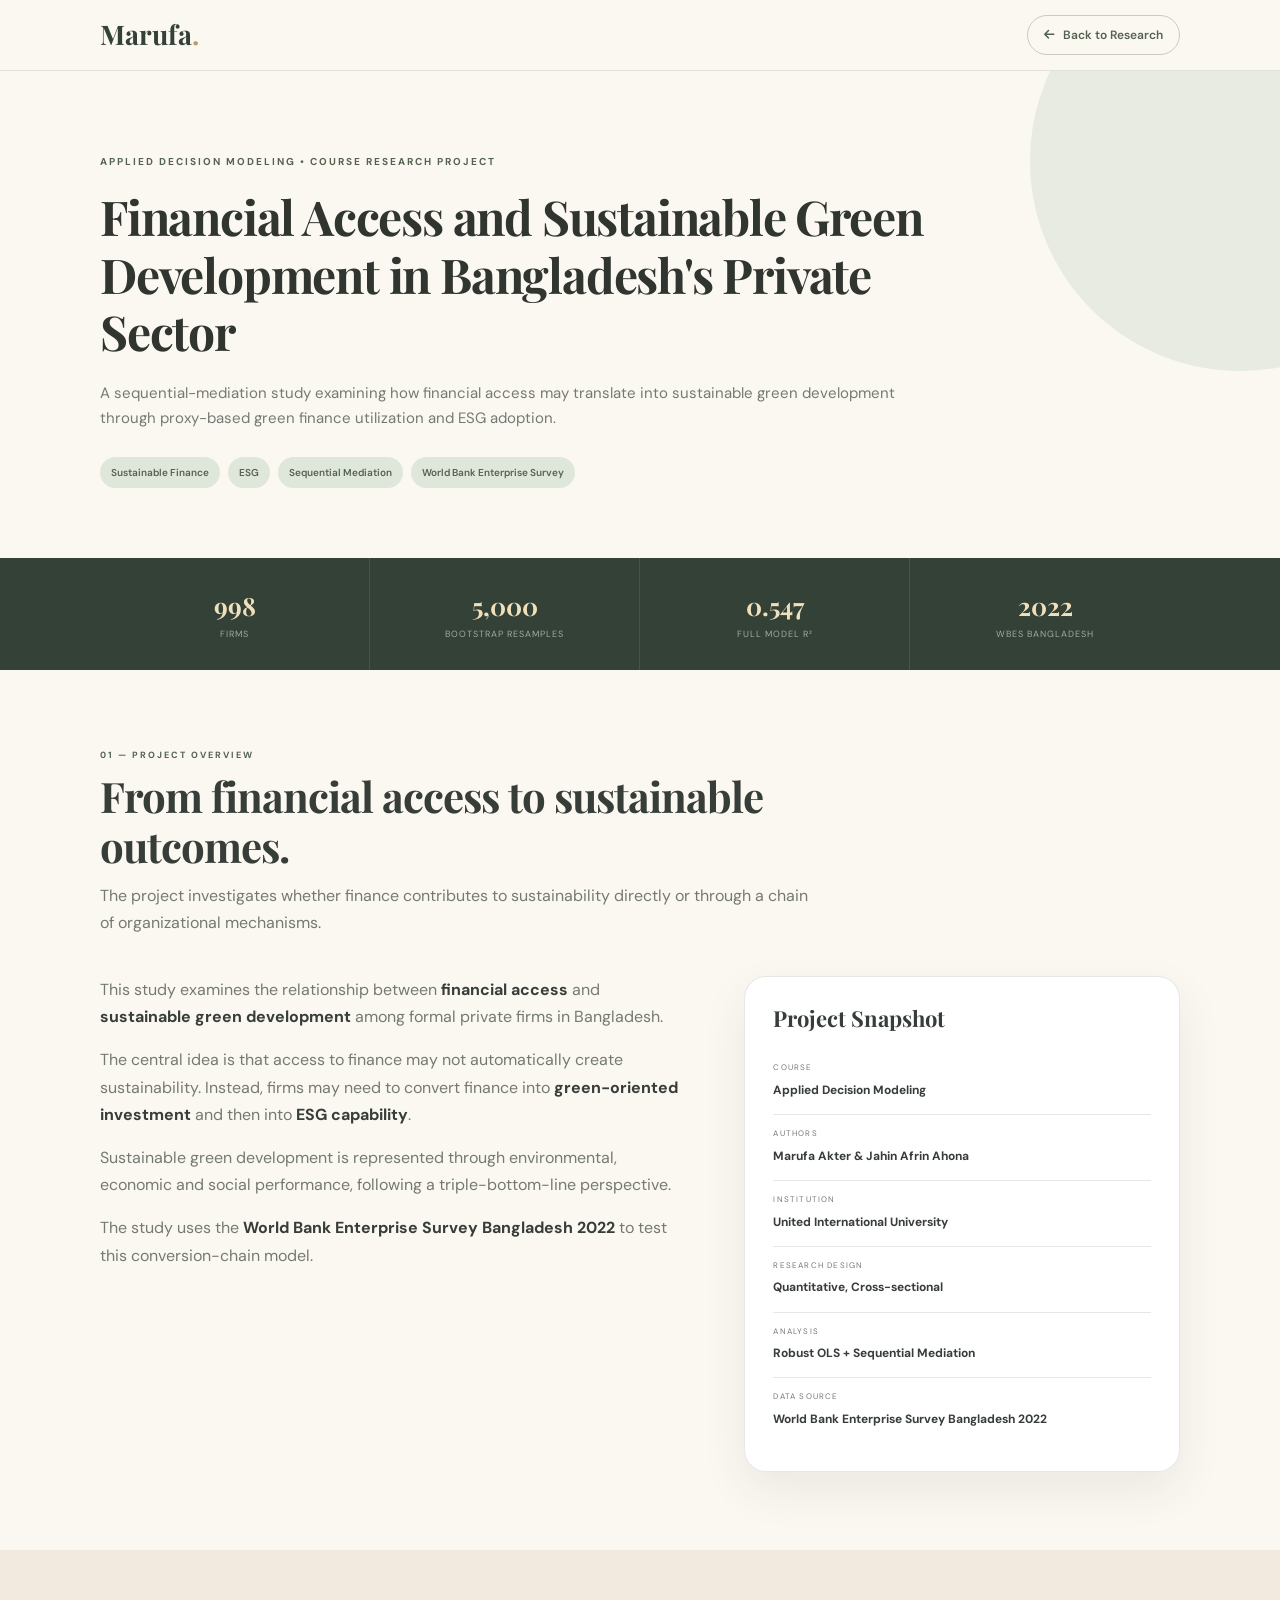
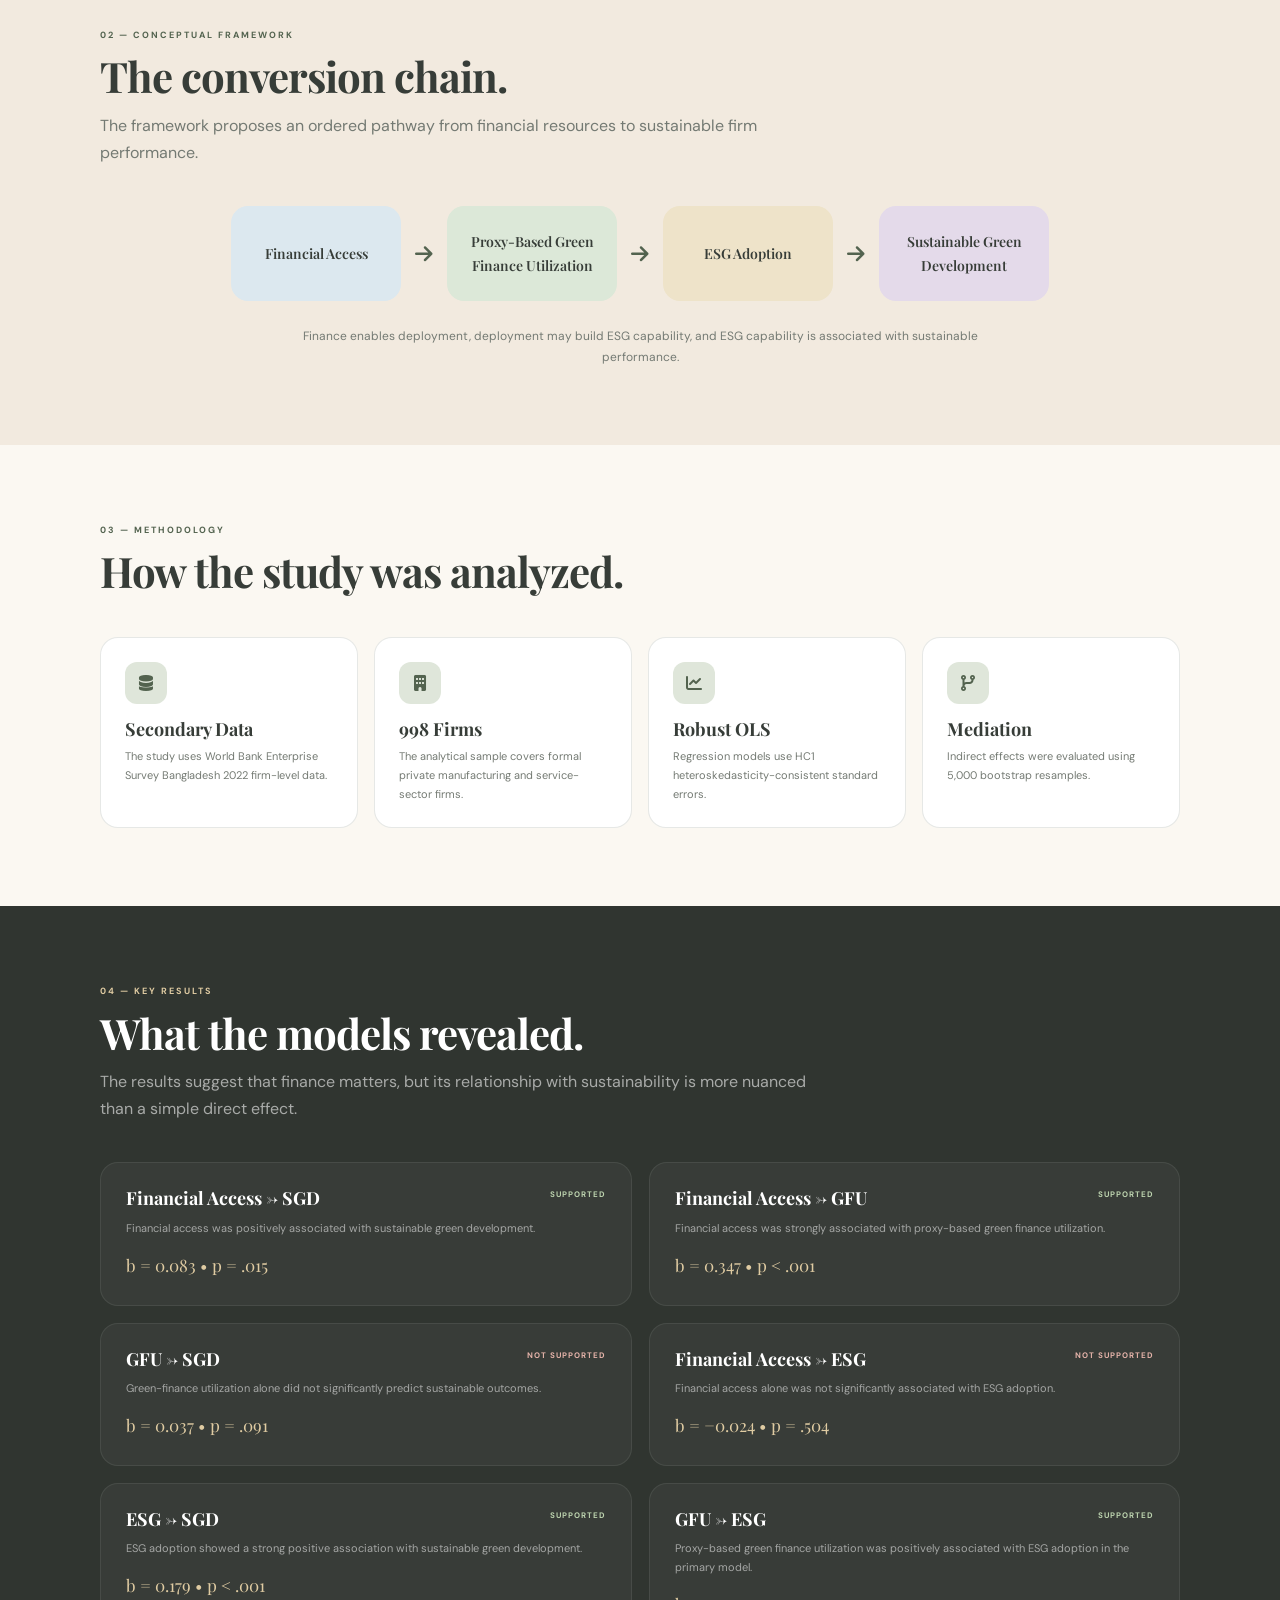
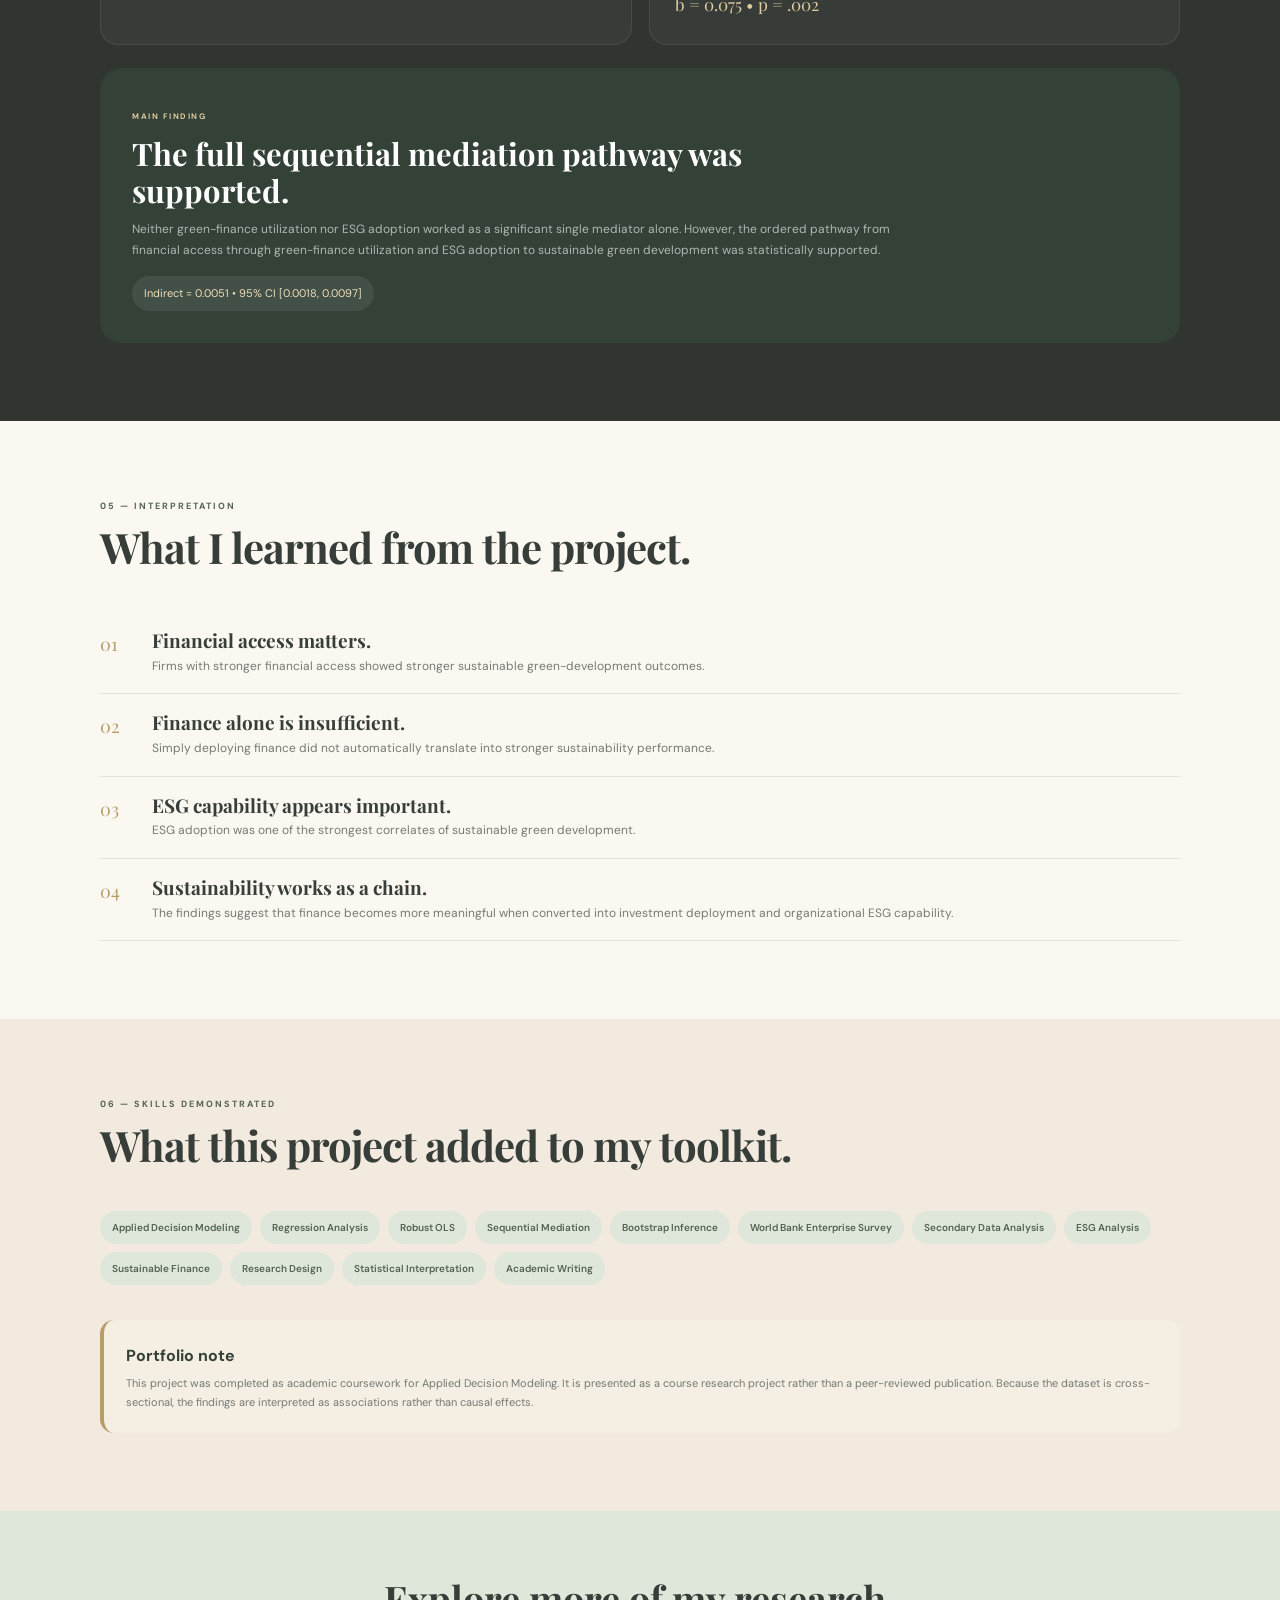
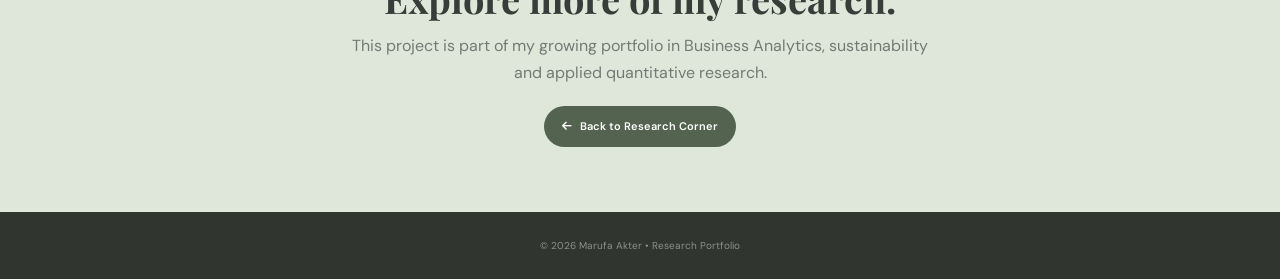
<file: research/financial-access-green-development/index.html>
<!DOCTYPE html>
<html lang="en">

<head>

    <meta charset="UTF-8">

    <meta
        name="viewport"
        content="width=device-width, initial-scale=1.0"
    >

    <meta
        name="description"
        content="Applied Decision Modeling research project on financial access, green finance utilization, ESG adoption, and sustainable green development in Bangladesh."
    >

    <title>
        Financial Access & Sustainable Green Development | Marufa Akter
    </title>


    <!-- Google Fonts -->

    <link
        rel="preconnect"
        href="https://fonts.googleapis.com"
    >

    <link
        rel="preconnect"
        href="https://fonts.gstatic.com"
        crossorigin
    >

    <link
        href="https://fonts.googleapis.com/css2?family=DM+Sans:wght@300;400;500;600;700&family=Playfair+Display:wght@500;600;700&display=swap"
        rel="stylesheet"
    >


    <!-- Font Awesome -->

    <link
        rel="stylesheet"
        href="https://cdnjs.cloudflare.com/ajax/libs/font-awesome/6.6.0/css/all.min.css"
    >


    <style>

        :root {
            --ivory: #fbf8f2;
            --cream: #f2eadf;
            --sage: #7f9078;
            --sage-light: #dfe6da;
            --sage-dark: #53634f;
            --forest: #334137;
            --charcoal: #303530;
            --gold: #b89d6b;
            --white: #ffffff;
            --text: #373d38;
            --muted: #747a73;
            --border: rgba(51, 65, 55, 0.12);
            --shadow: 0 18px 45px rgba(45, 53, 46, 0.08);
        }


        * {
            margin: 0;
            padding: 0;
            box-sizing: border-box;
        }


        html {
            scroll-behavior: smooth;
        }


        body {
            font-family: "DM Sans", sans-serif;
            background: var(--ivory);
            color: var(--text);
            line-height: 1.7;
        }


        h1,
        h2,
        h3 {
            font-family: "Playfair Display", serif;
            line-height: 1.2;
        }


        a {
            text-decoration: none;
            color: inherit;
        }


        .container {
            width: min(1080px, calc(100% - 40px));
            margin: auto;
        }


        /* HEADER */

        header {
            position: sticky;
            top: 0;
            z-index: 1000;
            background: rgba(251, 248, 242, 0.95);
            backdrop-filter: blur(14px);
            border-bottom: 1px solid var(--border);
        }


        .nav {
            min-height: 70px;
            display: flex;
            justify-content: space-between;
            align-items: center;
            gap: 20px;
        }


        .logo {
            font-family: "Playfair Display", serif;
            font-size: 27px;
            font-weight: 700;
            color: var(--forest);
        }


        .logo span {
            color: var(--gold);
        }


        .back-button {
            display: inline-flex;
            align-items: center;
            gap: 8px;
            padding: 9px 16px;
            border: 1px solid rgba(83, 99, 79, 0.3);
            border-radius: 50px;
            color: var(--sage-dark);
            font-size: 12px;
            font-weight: 600;
        }


        .back-button:hover {
            background: var(--sage-dark);
            color: white;
        }


        /* HERO */

        .hero {
            position: relative;
            overflow: hidden;
            padding: 82px 0 70px;
        }


        .hero::after {
            content: "";
            position: absolute;
            width: 420px;
            height: 420px;
            border-radius: 50%;
            right: -170px;
            top: -120px;
            background: rgba(223, 230, 218, 0.7);
        }


        .hero-inner {
            position: relative;
            z-index: 2;
            max-width: 900px;
        }


        .eyebrow {
            color: var(--sage-dark);
            font-size: 10px;
            font-weight: 700;
            text-transform: uppercase;
            letter-spacing: 2px;
            margin-bottom: 18px;
        }


        .hero h1 {
            max-width: 900px;
            font-size: clamp(35px, 4vw, 48px);
            letter-spacing: -1.2px;
            color: var(--charcoal);
        }


        .subtitle {
            max-width: 800px;
            margin-top: 20px;
            color: var(--muted);
            font-size: 15px;
        }


        .hero-tags {
            display: flex;
            flex-wrap: wrap;
            gap: 8px;
            margin-top: 25px;
        }


        .hero-tags span {
            padding: 7px 11px;
            border-radius: 50px;
            background: var(--sage-light);
            color: var(--sage-dark);
            font-size: 10px;
            font-weight: 600;
        }


        /* STATS */

        .stats {
            background: var(--forest);
            color: white;
        }


        .stats-grid {
            display: grid;
            grid-template-columns: repeat(4, 1fr);
        }


        .stat {
            text-align: center;
            padding: 27px 15px;
            border-right: 1px solid rgba(255,255,255,0.1);
        }


        .stat:last-child {
            border-right: none;
        }


        .stat strong {
            display: block;
            font-family: "Playfair Display", serif;
            color: #f0dfbb;
            font-size: 25px;
        }


        .stat span {
            display: block;
            color: rgba(255,255,255,0.55);
            font-size: 9px;
            text-transform: uppercase;
            letter-spacing: 1px;
        }


        /* GENERAL */

        .section {
            padding: 78px 0;
        }


        .soft {
            background: var(--cream);
        }


        .dark {
            background: var(--charcoal);
            color: white;
        }


        .heading {
            max-width: 720px;
            margin-bottom: 40px;
        }


        .label {
            display: block;
            color: var(--sage-dark);
            font-size: 9px;
            font-weight: 700;
            text-transform: uppercase;
            letter-spacing: 2px;
            margin-bottom: 8px;
        }


        .dark .label {
            color: #dfcba2;
        }


        .heading h2 {
            font-size: clamp(30px, 3.5vw, 42px);
            letter-spacing: -1px;
        }


        .heading p {
            margin-top: 10px;
            color: var(--muted);
        }


        .dark .heading p {
            color: rgba(255,255,255,0.58);
        }


        /* OVERVIEW */

        .overview {
            display: grid;
            grid-template-columns: 1.15fr 0.85fr;
            gap: 55px;
        }


        .overview-text p {
            color: var(--muted);
            margin-bottom: 16px;
        }


        .overview-text strong {
            color: var(--text);
        }


        .info-card {
            background: white;
            padding: 28px;
            border-radius: 22px;
            border: 1px solid var(--border);
            box-shadow: var(--shadow);
        }


        .info-card h3 {
            font-size: 22px;
            margin-bottom: 18px;
        }


        .info-row {
            padding: 12px 0;
            border-bottom: 1px solid var(--border);
        }


        .info-row:last-child {
            border-bottom: 0;
        }


        .info-row span {
            display: block;
            color: var(--muted);
            font-size: 8px;
            text-transform: uppercase;
            letter-spacing: 1.2px;
        }


        .info-row strong {
            font-size: 12px;
        }


        /* CHAIN */

        .chain-scroll {
            overflow-x: auto;
        }


        .chain {
            min-width: 820px;
            display: flex;
            justify-content: center;
            align-items: center;
            gap: 14px;
        }


        .chain-box {
            width: 170px;
            min-height: 95px;
            display: flex;
            justify-content: center;
            align-items: center;
            text-align: center;
            padding: 15px;
            border-radius: 17px;
            font-family: "Playfair Display", serif;
            font-size: 14px;
            font-weight: 600;
        }


        .one { background: #dce8ef; }
        .two { background: #dce8d8; }
        .three { background: #eee3c9; }
        .four { background: #e4daea; }


        .arrow {
            color: var(--sage-dark);
            font-size: 20px;
        }


        .chain-note {
            max-width: 730px;
            text-align: center;
            margin: 25px auto 0;
            color: var(--muted);
            font-size: 12px;
        }


        /* METHOD */

        .method-grid {
            display: grid;
            grid-template-columns: repeat(4, 1fr);
            gap: 16px;
        }


        .method-card {
            background: white;
            padding: 24px;
            border-radius: 18px;
            border: 1px solid var(--border);
        }


        .method-card i {
            width: 42px;
            height: 42px;
            display: flex;
            align-items: center;
            justify-content: center;
            background: var(--sage-light);
            color: var(--sage-dark);
            border-radius: 12px;
            margin-bottom: 15px;
        }


        .method-card h3 {
            font-size: 18px;
            margin-bottom: 7px;
        }


        .method-card p {
            color: var(--muted);
            font-size: 11px;
        }


        /* RESULTS */

        .results {
            display: grid;
            grid-template-columns: repeat(2, 1fr);
            gap: 17px;
        }


        .result {
            padding: 25px;
            border-radius: 18px;
            border: 1px solid rgba(255,255,255,0.08);
            background: rgba(255,255,255,0.04);
        }


        .result-top {
            display: flex;
            justify-content: space-between;
            gap: 15px;
        }


        .result h3 {
            font-size: 18px;
        }


        .supported,
        .not-supported {
            flex-shrink: 0;
            font-size: 8px;
            font-weight: 700;
            text-transform: uppercase;
            letter-spacing: 1px;
        }


        .supported {
            color: #bdd4af;
        }


        .not-supported {
            color: #e6b4aa;
        }


        .result p {
            margin-top: 9px;
            color: rgba(255,255,255,0.55);
            font-size: 11px;
        }


        .value {
            margin-top: 13px;
            color: #dfcba2;
            font-family: "Playfair Display", serif;
            font-size: 17px;
        }


        .main-finding {
            margin-top: 23px;
            padding: 32px;
            border-radius: 22px;
            background: var(--forest);
        }


        .main-finding span {
            color: #dfcba2;
            font-size: 8px;
            font-weight: 700;
            text-transform: uppercase;
            letter-spacing: 1.5px;
        }


        .main-finding h3 {
            max-width: 720px;
            margin: 8px 0 10px;
            font-size: clamp(23px, 3vw, 31px);
        }


        .main-finding p {
            max-width: 800px;
            color: rgba(255,255,255,0.62);
            font-size: 12px;
        }


        .main-value {
            display: inline-block;
            margin-top: 16px;
            padding: 8px 12px;
            border-radius: 50px;
            background: rgba(255,255,255,0.08);
            color: #f0dfbb;
            font-size: 11px;
        }


        /* INSIGHTS */

        .insight {
            display: grid;
            grid-template-columns: 38px 1fr;
            gap: 14px;
            padding: 17px 0;
            border-bottom: 1px solid var(--border);
        }


        .insight-number {
            color: var(--gold);
            font-family: "Playfair Display", serif;
            font-size: 18px;
        }


        .insight h3 {
            font-size: 19px;
            margin-bottom: 4px;
        }


        .insight p {
            color: var(--muted);
            font-size: 12px;
        }


        /* SKILLS */

        .skills {
            display: flex;
            flex-wrap: wrap;
            gap: 8px;
        }


        .skills span {
            padding: 8px 12px;
            border-radius: 50px;
            background: var(--sage-light);
            color: var(--sage-dark);
            font-size: 10px;
            font-weight: 600;
        }


        .note {
            margin-top: 35px;
            padding: 22px;
            background: #f5eee3;
            border-left: 4px solid var(--gold);
            border-radius: 14px;
        }


        .note strong {
            display: block;
            color: var(--forest);
            margin-bottom: 5px;
        }


        .note p {
            color: var(--muted);
            font-size: 11px;
        }


        /* CTA */

        .cta {
            background: var(--sage-light);
            text-align: center;
            padding: 65px 20px;
        }


        .cta h2 {
            font-size: clamp(28px, 3.5vw, 38px);
        }


        .cta p {
            max-width: 600px;
            margin: 10px auto 20px;
            color: var(--muted);
        }


        .cta a {
            display: inline-flex;
            align-items: center;
            gap: 8px;
            background: var(--sage-dark);
            color: white;
            padding: 11px 18px;
            border-radius: 50px;
            font-size: 11px;
            font-weight: 600;
        }


        footer {
            background: var(--charcoal);
            color: rgba(255,255,255,0.45);
            text-align: center;
            padding: 25px;
            font-size: 10px;
        }


        @media (max-width: 850px) {

            .stats-grid {
                grid-template-columns: repeat(2, 1fr);
            }

            .overview {
                grid-template-columns: 1fr;
            }

            .method-grid {
                grid-template-columns: repeat(2, 1fr);
            }

        }


        @media (max-width: 600px) {

            .hero {
                padding: 60px 0 50px;
            }

            .hero h1 {
                font-size: 35px;
            }

            .stats-grid,
            .method-grid,
            .results {
                grid-template-columns: 1fr;
            }

            .stat {
                border-right: 0;
                border-bottom: 1px solid rgba(255,255,255,0.08);
            }

            .section {
                padding: 62px 0;
            }

            .back-button {
                font-size: 10px;
            }

        }

    </style>

</head>


<body>


<header>

    <div class="container nav">

        <a
            href="../../index.html"
            class="logo"
        >
            Marufa<span>.</span>
        </a>


        <a
            href="../../index.html#research"
            class="back-button"
        >

            <i class="fa-solid fa-arrow-left"></i>

            Back to Research

        </a>

    </div>

</header>



<main>


    <!-- HERO -->

    <section class="hero">

        <div class="container">

            <div class="hero-inner">

                <div class="eyebrow">

                    Applied Decision Modeling
                    • Course Research Project

                </div>


                <h1>

                    Financial Access and
                    Sustainable Green Development
                    in Bangladesh's Private Sector

                </h1>


                <p class="subtitle">

                    A sequential-mediation study examining
                    how financial access may translate into
                    sustainable green development through
                    proxy-based green finance utilization
                    and ESG adoption.

                </p>


                <div class="hero-tags">

                    <span>
                        Sustainable Finance
                    </span>

                    <span>
                        ESG
                    </span>

                    <span>
                        Sequential Mediation
                    </span>

                    <span>
                        World Bank Enterprise Survey
                    </span>

                </div>

            </div>

        </div>

    </section>



    <!-- STATS -->

    <section class="stats">

        <div class="container stats-grid">

            <div class="stat">

                <strong>
                    998
                </strong>

                <span>
                    Firms
                </span>

            </div>


            <div class="stat">

                <strong>
                    5,000
                </strong>

                <span>
                    Bootstrap Resamples
                </span>

            </div>


            <div class="stat">

                <strong>
                    0.547
                </strong>

                <span>
                    Full Model R²
                </span>

            </div>


            <div class="stat">

                <strong>
                    2022
                </strong>

                <span>
                    WBES Bangladesh
                </span>

            </div>

        </div>

    </section>



    <!-- OVERVIEW -->

    <section class="section">

        <div class="container">


            <div class="heading">

                <span class="label">
                    01 — Project Overview
                </span>


                <h2>
                    From financial access to sustainable outcomes.
                </h2>


                <p>

                    The project investigates whether
                    finance contributes to sustainability
                    directly or through a chain of
                    organizational mechanisms.

                </p>

            </div>



            <div class="overview">


                <div class="overview-text">


                    <p>

                        This study examines the relationship
                        between <strong>financial access</strong>
                        and <strong>sustainable green development</strong>
                        among formal private firms in Bangladesh.

                    </p>


                    <p>

                        The central idea is that access to
                        finance may not automatically create
                        sustainability. Instead, firms may
                        need to convert finance into
                        <strong>green-oriented investment</strong>
                        and then into
                        <strong>ESG capability</strong>.

                    </p>


                    <p>

                        Sustainable green development is
                        represented through environmental,
                        economic and social performance,
                        following a triple-bottom-line
                        perspective.

                    </p>


                    <p>

                        The study uses the
                        <strong>World Bank Enterprise Survey
                        Bangladesh 2022</strong>
                        to test this conversion-chain model.

                    </p>

                </div>



                <div class="info-card">

                    <h3>
                        Project Snapshot
                    </h3>


                    <div class="info-row">

                        <span>Course</span>

                        <strong>
                            Applied Decision Modeling
                        </strong>

                    </div>


                    <div class="info-row">

                        <span>Authors</span>

                        <strong>
                            Marufa Akter &
                            Jahin Afrin Ahona
                        </strong>

                    </div>


                    <div class="info-row">

                        <span>Institution</span>

                        <strong>
                            United International University
                        </strong>

                    </div>


                    <div class="info-row">

                        <span>Research Design</span>

                        <strong>
                            Quantitative,
                            Cross-sectional
                        </strong>

                    </div>


                    <div class="info-row">

                        <span>Analysis</span>

                        <strong>
                            Robust OLS +
                            Sequential Mediation
                        </strong>

                    </div>


                    <div class="info-row">

                        <span>Data Source</span>

                        <strong>
                            World Bank Enterprise Survey
                            Bangladesh 2022
                        </strong>

                    </div>

                </div>

            </div>

        </div>

    </section>



    <!-- FRAMEWORK -->

    <section class="section soft">

        <div class="container">


            <div class="heading">

                <span class="label">
                    02 — Conceptual Framework
                </span>


                <h2>
                    The conversion chain.
                </h2>


                <p>

                    The framework proposes an ordered
                    pathway from financial resources
                    to sustainable firm performance.

                </p>

            </div>



            <div class="chain-scroll">

                <div class="chain">


                    <div class="chain-box one">

                        Financial
                        Access

                    </div>


                    <div class="arrow">

                        <i class="fa-solid fa-arrow-right"></i>

                    </div>


                    <div class="chain-box two">

                        Proxy-Based
                        Green Finance
                        Utilization

                    </div>


                    <div class="arrow">

                        <i class="fa-solid fa-arrow-right"></i>

                    </div>


                    <div class="chain-box three">

                        ESG
                        Adoption

                    </div>


                    <div class="arrow">

                        <i class="fa-solid fa-arrow-right"></i>

                    </div>


                    <div class="chain-box four">

                        Sustainable
                        Green
                        Development

                    </div>

                </div>

            </div>


            <p class="chain-note">

                Finance enables deployment,
                deployment may build ESG capability,
                and ESG capability is associated
                with sustainable performance.

            </p>

        </div>

    </section>



    <!-- METHODOLOGY -->

    <section class="section">

        <div class="container">


            <div class="heading">

                <span class="label">
                    03 — Methodology
                </span>


                <h2>
                    How the study was analyzed.
                </h2>

            </div>



            <div class="method-grid">


                <div class="method-card">

                    <i class="fa-solid fa-database"></i>

                    <h3>
                        Secondary Data
                    </h3>

                    <p>

                        The study uses World Bank
                        Enterprise Survey Bangladesh
                        2022 firm-level data.

                    </p>

                </div>



                <div class="method-card">

                    <i class="fa-solid fa-building"></i>

                    <h3>
                        998 Firms
                    </h3>

                    <p>

                        The analytical sample covers
                        formal private manufacturing
                        and service-sector firms.

                    </p>

                </div>



                <div class="method-card">

                    <i class="fa-solid fa-chart-line"></i>

                    <h3>
                        Robust OLS
                    </h3>

                    <p>

                        Regression models use HC1
                        heteroskedasticity-consistent
                        standard errors.

                    </p>

                </div>



                <div class="method-card">

                    <i class="fa-solid fa-code-branch"></i>

                    <h3>
                        Mediation
                    </h3>

                    <p>

                        Indirect effects were evaluated
                        using 5,000 bootstrap resamples.

                    </p>

                </div>

            </div>

        </div>

    </section>



    <!-- RESULTS -->

    <section class="section dark">

        <div class="container">


            <div class="heading">

                <span class="label">
                    04 — Key Results
                </span>


                <h2>
                    What the models revealed.
                </h2>


                <p>

                    The results suggest that
                    finance matters, but its relationship
                    with sustainability is more nuanced
                    than a simple direct effect.

                </p>

            </div>



            <div class="results">


                <div class="result">

                    <div class="result-top">

                        <h3>
                            Financial Access → SGD
                        </h3>

                        <span class="supported">
                            Supported
                        </span>

                    </div>

                    <p>

                        Financial access was positively
                        associated with sustainable
                        green development.

                    </p>

                    <div class="value">
                        b = 0.083 • p = .015
                    </div>

                </div>



                <div class="result">

                    <div class="result-top">

                        <h3>
                            Financial Access → GFU
                        </h3>

                        <span class="supported">
                            Supported
                        </span>

                    </div>

                    <p>

                        Financial access was strongly
                        associated with proxy-based
                        green finance utilization.

                    </p>

                    <div class="value">
                        b = 0.347 • p &lt; .001
                    </div>

                </div>



                <div class="result">

                    <div class="result-top">

                        <h3>
                            GFU → SGD
                        </h3>

                        <span class="not-supported">
                            Not Supported
                        </span>

                    </div>

                    <p>

                        Green-finance utilization
                        alone did not significantly
                        predict sustainable outcomes.

                    </p>

                    <div class="value">
                        b = 0.037 • p = .091
                    </div>

                </div>



                <div class="result">

                    <div class="result-top">

                        <h3>
                            Financial Access → ESG
                        </h3>

                        <span class="not-supported">
                            Not Supported
                        </span>

                    </div>

                    <p>

                        Financial access alone was
                        not significantly associated
                        with ESG adoption.

                    </p>

                    <div class="value">
                        b = −0.024 • p = .504
                    </div>

                </div>



                <div class="result">

                    <div class="result-top">

                        <h3>
                            ESG → SGD
                        </h3>

                        <span class="supported">
                            Supported
                        </span>

                    </div>

                    <p>

                        ESG adoption showed a strong
                        positive association with
                        sustainable green development.

                    </p>

                    <div class="value">
                        b = 0.179 • p &lt; .001
                    </div>

                </div>



                <div class="result">

                    <div class="result-top">

                        <h3>
                            GFU → ESG
                        </h3>

                        <span class="supported">
                            Supported
                        </span>

                    </div>

                    <p>

                        Proxy-based green finance
                        utilization was positively
                        associated with ESG adoption
                        in the primary model.

                    </p>

                    <div class="value">
                        b = 0.075 • p = .002
                    </div>

                </div>

            </div>



            <div class="main-finding">

                <span>
                    Main Finding
                </span>


                <h3>

                    The full sequential
                    mediation pathway was supported.

                </h3>


                <p>

                    Neither green-finance utilization
                    nor ESG adoption worked as a
                    significant single mediator alone.
                    However, the ordered pathway from
                    financial access through green-finance
                    utilization and ESG adoption to
                    sustainable green development was
                    statistically supported.

                </p>


                <div class="main-value">

                    Indirect = 0.0051
                    • 95% CI [0.0018, 0.0097]

                </div>

            </div>

        </div>

    </section>



    <!-- INTERPRETATION -->

    <section class="section">

        <div class="container">


            <div class="heading">

                <span class="label">
                    05 — Interpretation
                </span>


                <h2>
                    What I learned from the project.
                </h2>

            </div>



            <div class="insight">

                <div class="insight-number">
                    01
                </div>

                <div>

                    <h3>
                        Financial access matters.
                    </h3>

                    <p>

                        Firms with stronger financial
                        access showed stronger sustainable
                        green-development outcomes.

                    </p>

                </div>

            </div>



            <div class="insight">

                <div class="insight-number">
                    02
                </div>

                <div>

                    <h3>
                        Finance alone is insufficient.
                    </h3>

                    <p>

                        Simply deploying finance did not
                        automatically translate into
                        stronger sustainability performance.

                    </p>

                </div>

            </div>



            <div class="insight">

                <div class="insight-number">
                    03
                </div>

                <div>

                    <h3>
                        ESG capability appears important.
                    </h3>

                    <p>

                        ESG adoption was one of the
                        strongest correlates of sustainable
                        green development.

                    </p>

                </div>

            </div>



            <div class="insight">

                <div class="insight-number">
                    04
                </div>

                <div>

                    <h3>
                        Sustainability works as a chain.
                    </h3>

                    <p>

                        The findings suggest that finance
                        becomes more meaningful when
                        converted into investment deployment
                        and organizational ESG capability.

                    </p>

                </div>

            </div>

        </div>

    </section>



    <!-- SKILLS -->

    <section class="section soft">

        <div class="container">


            <div class="heading">

                <span class="label">
                    06 — Skills Demonstrated
                </span>


                <h2>
                    What this project added to my toolkit.
                </h2>

            </div>



            <div class="skills">

                <span>Applied Decision Modeling</span>
                <span>Regression Analysis</span>
                <span>Robust OLS</span>
                <span>Sequential Mediation</span>
                <span>Bootstrap Inference</span>
                <span>World Bank Enterprise Survey</span>
                <span>Secondary Data Analysis</span>
                <span>ESG Analysis</span>
                <span>Sustainable Finance</span>
                <span>Research Design</span>
                <span>Statistical Interpretation</span>
                <span>Academic Writing</span>

            </div>



            <div class="note">

                <strong>
                    Portfolio note
                </strong>

                <p>

                    This project was completed as academic
                    coursework for Applied Decision Modeling.
                    It is presented as a course research
                    project rather than a peer-reviewed
                    publication. Because the dataset is
                    cross-sectional, the findings are
                    interpreted as associations rather than
                    causal effects.

                </p>

            </div>

        </div>

    </section>



    <!-- CTA -->

    <section class="cta">

        <h2>
            Explore more of my research.
        </h2>


        <p>

            This project is part of my growing
            portfolio in Business Analytics,
            sustainability and applied
            quantitative research.

        </p>


        <a href="../../index.html#research">

            <i class="fa-solid fa-arrow-left"></i>

            Back to Research Corner

        </a>

    </section>


</main>



<footer>

    © 2026 Marufa Akter
    • Research Portfolio

</footer>


</body>

</html>
</file>
<file: style.css>
/* =====================================================
   MARUFA AKTER — PERSONAL PORTFOLIO & BLOG
   Theme: Modern Academic Botanical
===================================================== */


/* =========================
   COLOR SYSTEM
========================= */

:root {

    --ivory: #fbf8f2;

    --cream: #f2eadf;

    --cream-dark: #e9ddcf;

    --sage: #7f9078;

    --sage-soft: #dfe6da;

    --sage-dark: #53634f;

    --forest: #334137;

    --forest-soft: #445548;

    --charcoal: #2f3430;

    --brown: #806b58;

    --gold: #b89d6b;

    --gold-soft: #dfcba2;

    --white: #ffffff;

    --text: #343a35;

    --muted: #747a73;

    --border: rgba(51, 65, 55, 0.12);

    --border-light: rgba(255, 255, 255, 0.12);

    --shadow-soft:
        0 12px 35px rgba(45, 53, 46, 0.07);

    --shadow:
        0 20px 55px rgba(45, 53, 46, 0.11);

    --radius-small: 16px;

    --radius: 24px;

    --radius-large: 34px;

}


/* =========================
   RESET
========================= */

* {

    margin: 0;

    padding: 0;

    box-sizing: border-box;

}


html {

    scroll-behavior: smooth;

    scroll-padding-top: 90px;

}


body {

    font-family: "DM Sans", sans-serif;

    background: var(--ivory);

    color: var(--text);

    line-height: 1.7;

    overflow-x: hidden;

}


body.menu-open {

    overflow: hidden;

}


img {

    max-width: 100%;

    display: block;

}


a {

    color: inherit;

    text-decoration: none;

}


button,
input,
textarea {

    font: inherit;

}


button {

    cursor: pointer;

}


h1,
h2,
h3,
h4 {

    font-family: "Playfair Display", serif;

    line-height: 1.15;

    font-weight: 600;

}


p {

    line-height: 1.8;

}


.container {

    width: min(1180px, calc(100% - 48px));

    margin: 0 auto;

}


.section {

    padding: 110px 0;

}


.section-soft {

    background: var(--cream);

}


/* =========================
   HEADER
========================= */

.header {

    position: fixed;

    top: 0;

    left: 0;

    width: 100%;

    z-index: 1000;

    transition:
        background 0.3s ease,
        box-shadow 0.3s ease;

}


.header.scrolled {

    background:
        rgba(251, 248, 242, 0.95);

    backdrop-filter: blur(18px);

    -webkit-backdrop-filter: blur(18px);

    box-shadow:
        0 8px 30px rgba(0, 0, 0, 0.05);

}


.navbar {

    min-height: 82px;

    display: flex;

    align-items: center;

    justify-content: space-between;

    gap: 28px;

}


.logo,
.footer-logo {

    font-family:
        "Playfair Display",
        serif;

    font-size: 31px;

    font-weight: 700;

    color: var(--forest);

    letter-spacing: -0.7px;

}


.logo span,
.footer-logo span {

    color: var(--gold);

}


.nav-links {

    list-style: none;

    display: flex;

    align-items: center;

    gap: 28px;

}


.nav-links a {

    position: relative;

    color: #505750;

    font-size: 14px;

    font-weight: 500;

    transition: color 0.3s ease;

}


.nav-links a::after {

    content: "";

    position: absolute;

    left: 0;

    bottom: -7px;

    width: 0;

    height: 1.5px;

    background: var(--sage-dark);

    transition: width 0.3s ease;

}


.nav-links a:hover,
.nav-links a.active {

    color: var(--sage-dark);

}


.nav-links a:hover::after,
.nav-links a.active::after {

    width: 100%;

}


.nav-cv-btn {

    padding: 10px 19px;

    border-radius: 100px;

    border:
        1px solid
        rgba(83, 99, 79, 0.4);

    color: var(--sage-dark);

    font-size: 13px;

    font-weight: 600;

    transition:
        0.3s ease;

}


.nav-cv-btn:hover {

    background: var(--sage-dark);

    color: white;

    transform: translateY(-2px);

}


.menu-toggle {

    display: none;

    width: 44px;

    height: 44px;

    align-items: center;

    justify-content: center;

    border-radius: 50%;

    border: 1px solid var(--border);

    background: white;

    color: var(--forest);

}


/* =========================
   HERO
========================= */

.hero {

    position: relative;

    min-height: 100vh;

    display: flex;

    align-items: center;

    padding: 135px 0 85px;

    overflow: hidden;

}


.hero::before {

    content: "";

    position: absolute;

    inset: 0;

    background-image:
        radial-gradient(
            rgba(83, 99, 79, 0.08)
            1px,
            transparent 1px
        );

    background-size: 27px 27px;

    mask-image:
        linear-gradient(
            to right,
            transparent,
            black,
            transparent
        );

    pointer-events: none;

}


.hero-decoration {

    position: absolute;

    border-radius: 50%;

    pointer-events: none;

}


.hero-decoration-one {

    width: 520px;

    height: 520px;

    top: 80px;

    right: -170px;

    background:
        rgba(223, 230, 218, 0.75);

}


.hero-decoration-two {

    width: 300px;

    height: 300px;

    left: -130px;

    bottom: 25px;

    background:
        rgba(184, 157, 107, 0.09);

}


.hero-container {

    position: relative;

    z-index: 2;

    display: grid;

    grid-template-columns:
        1.08fr 0.92fr;

    gap: 78px;

    align-items: center;

}


.eyebrow {

    display: flex;

    align-items: center;

    gap: 12px;

    margin-bottom: 22px;

    color: var(--sage-dark);

    text-transform: uppercase;

    letter-spacing: 2px;

    font-size: 11px;

    font-weight: 700;

}


.eyebrow span {

    width: 34px;

    height: 1px;

    background: var(--gold);

}


.hero h1 {

    font-size:
        clamp(
            58px,
            6vw,
            88px
        );

    color: var(--charcoal);

    letter-spacing: -3px;

}


.hero h1 span {

    display: block;

    color: var(--sage-dark);

    font-style: italic;

}


.hero h2 {

    margin-top: 24px;

    max-width: 580px;

    font-family:
        "DM Sans",
        sans-serif;

    font-size: 21px;

    font-weight: 400;

    line-height: 1.6;

    color: #454c46;

}


.hero-description {

    margin-top: 17px;

    max-width: 600px;

    color: var(--muted);

    font-size: 15px;

}


.hero-buttons {

    display: flex;

    flex-wrap: wrap;

    gap: 14px;

    margin-top: 33px;

}


.btn {

    min-height: 50px;

    display: inline-flex;

    align-items: center;

    justify-content: center;

    gap: 9px;

    padding: 0 24px;

    border-radius: 100px;

    border: none;

    font-size: 14px;

    font-weight: 600;

    transition:
        transform 0.3s ease,
        box-shadow 0.3s ease,
        background 0.3s ease;

}


.btn:hover {

    transform: translateY(-3px);

}


.btn-primary {

    background: var(--sage-dark);

    color: white;

    box-shadow:
        0 12px 28px
        rgba(83, 99, 79, 0.22);

}


.btn-primary:hover {

    background: var(--forest);

}


.btn-secondary {

    color: var(--sage-dark);

    background: transparent;

    border:
        1px solid
        rgba(83, 99, 79, 0.34);

}


.btn-secondary:hover {

    background: white;

    box-shadow: var(--shadow-soft);

}


.hero-social {

    margin-top: 34px;

    display: flex;

    align-items: center;

    gap: 11px;

}


.hero-social > span {

    margin-right: 5px;

    color: var(--muted);

    font-size: 11px;

}


.hero-social a {

    width: 38px;

    height: 38px;

    display: flex;

    align-items: center;

    justify-content: center;

    border-radius: 50%;

    background: white;

    border: 1px solid var(--border);

    color: var(--sage-dark);

    transition: 0.3s ease;

}


.hero-social a:hover {

    color: white;

    background: var(--sage-dark);

    transform: translateY(-3px);

}


/* =========================
   HERO IMAGE
========================= */

.hero-visual {

    position: relative;

    min-height: 540px;

    display: flex;

    align-items: center;

    justify-content: center;

}


.profile-frame {

    position: relative;

    width: 410px;

    height: 500px;

    overflow: hidden;

    border-radius:
        210px 210px
        30px 30px;

    background:
        linear-gradient(
            145deg,
            var(--sage-soft),
            #ede3d6
        );

    border:
        9px solid
        rgba(255,255,255,0.8);

    box-shadow: var(--shadow);

}


.profile-image {

    position: absolute;

    inset: 0;

    z-index: 2;

    width: 100%;

    height: 100%;

    object-fit: cover;

    object-position: center;

}


.profile-fallback {

    position: absolute;

    inset: 0;

    z-index: 1;

    display: flex;

    align-items: center;

    justify-content: center;

    font-family:
        "Playfair Display",
        serif;

    font-size: 100px;

    color:
        rgba(83, 99, 79, 0.42);

}


.floating-card {

    position: absolute;

    z-index: 5;

    min-width: 205px;

    display: flex;

    align-items: center;

    gap: 11px;

    padding: 14px 17px;

    border-radius: 17px;

    background:
        rgba(255,255,255,0.94);

    backdrop-filter: blur(16px);

    box-shadow:
        0 15px 40px
        rgba(42, 49, 43, 0.12);

}


.floating-card-one {

    left: -8px;

    top: 95px;

}


.floating-card-two {

    right: -25px;

    bottom: 80px;

}


.floating-icon {

    width: 39px;

    height: 39px;

    display: flex;

    align-items: center;

    justify-content: center;

    flex-shrink: 0;

    border-radius: 12px;

    background: var(--sage-soft);

    color: var(--sage-dark);

}


.floating-card strong {

    display: block;

    color: var(--forest);

    font-size: 12px;

}


.floating-card span {

    display: block;

    color: var(--muted);

    font-size: 10px;

}


/* =========================
   QUICK STATS
========================= */

.intro-strip {

    background: var(--forest);

    color: white;

}


.intro-grid {

    display: grid;

    grid-template-columns:
        repeat(4, 1fr);

}


.intro-item {

    position: relative;

    padding: 34px 15px;

    text-align: center;

}


.intro-item:not(:last-child)::after {

    content: "";

    position: absolute;

    top: 29%;

    right: 0;

    width: 1px;

    height: 42%;

    background:
        rgba(255,255,255,0.15);

}


.intro-item strong {

    display: block;

    font-family:
        "Playfair Display",
        serif;

    color: #f0dfbb;

    font-size: 31px;

}


.intro-item span {

    display: block;

    margin-top: 2px;

    color:
        rgba(255,255,255,0.63);

    font-size: 10px;

    font-weight: 600;

    text-transform: uppercase;

    letter-spacing: 1.2px;

}


/* =========================
   SECTION HEADINGS
========================= */

.section-heading {

    max-width: 720px;

    margin-bottom: 60px;

}


.section-label,
.tiny-label {

    color: var(--sage-dark);

    text-transform: uppercase;

    font-size: 10px;

    letter-spacing: 2.2px;

    font-weight: 700;

}


.section-heading h2 {

    margin-top: 9px;

    font-size:
        clamp(
            42px,
            5vw,
            62px
        );

    letter-spacing: -1.8px;

}


.section-heading p {

    margin-top: 14px;

    max-width: 600px;

    color: var(--muted);

}


.heading-light h2 {

    color: white;

}


.heading-light p {

    color:
        rgba(255,255,255,0.6);

}


.heading-light .section-label {

    color: var(--gold-soft);

}


/* =========================
   ABOUT
========================= */

.about-grid {

    display: grid;

    grid-template-columns:
        1.05fr 0.95fr;

    gap: 75px;

    align-items: center;

}


.about-story h3 {

    max-width: 590px;

    margin-bottom: 26px;

    font-size: 35px;

}


.about-story p {

    margin-bottom: 17px;

    color: var(--muted);

}


.about-signature {

    margin-top: 28px;

    color: var(--sage-dark);

    font-family:
        "Playfair Display",
        serif;

    font-size: 30px;

    font-style: italic;

}


.about-image-card {

    position: relative;

}


.image-placeholder,
.project-image,
.research-image,
.journal-image {

    position: relative;

    overflow: hidden;

    background:
        linear-gradient(
            135deg,
            var(--sage-soft),
            #ede3d6
        );

}


.image-placeholder {

    height: 520px;

    border-radius:
        180px 180px
        25px 25px;

}


.content-image {

    position: absolute;

    inset: 0;

    z-index: 2;

    width: 100%;

    height: 100%;

    object-fit: cover;

}


.fallback-label {

    position: absolute;

    inset: 0;

    z-index: 1;

    display: flex;

    align-items: center;

    justify-content: center;

    color:
        rgba(51, 65, 55, 0.5);

    text-transform: uppercase;

    letter-spacing: 3px;

    font-size: 10px;

}


.mini-quote {

    position: relative;

    z-index: 4;

    width: 78%;

    margin: -70px auto 0;

    padding: 27px;

    border-radius: 20px;

    background: white;

    box-shadow: var(--shadow);

}


.mini-quote i {

    margin-bottom: 9px;

    color: var(--gold);

}


.mini-quote p {

    color: var(--forest);

    font-family:
        "Playfair Display",
        serif;

    font-size: 18px;

    line-height: 1.5;

}


/* =========================
   JOURNEY
========================= */

.journey-grid {

    display: grid;

    grid-template-columns:
        repeat(2, 1fr);

    gap: 80px;

}


.journey-column > h3 {

    display: flex;

    align-items: center;

    gap: 13px;

    margin-bottom: 35px;

    color: var(--forest);

    font-size: 25px;

}


.journey-column > h3 i {

    color: var(--gold);

    font-size: 19px;

}


.timeline {

    padding-left: 28px;

    border-left:
        1px solid
        rgba(83, 99, 79, 0.24);

}


.timeline-item {

    position: relative;

    padding-bottom: 41px;

}


.timeline-item:last-child {

    padding-bottom: 0;

}


.timeline-item::before {

    content: "";

    position: absolute;

    top: 6px;

    left: -34px;

    width: 11px;

    height: 11px;

    border-radius: 50%;

    background: var(--sage-dark);

    border: 3px solid var(--cream);

}


.timeline-year {

    color: var(--sage-dark);

    text-transform: uppercase;

    letter-spacing: 1.4px;

    font-size: 10px;

    font-weight: 700;

}


.timeline-item h4 {

    margin: 7px 0;

    font-size: 22px;

}


.timeline-item p {

    color: #545c55;

    font-weight: 500;

}


.timeline-item small {

    color: var(--muted);

}


/* =========================
   SKILLS
========================= */

.skills-grid {

    display: grid;

    grid-template-columns:
        repeat(3, 1fr);

    gap: 22px;

}


.skill-card {

    min-height: 330px;

    display: flex;

    flex-direction: column;

    padding: 34px;

    border-radius: 22px;

    background: var(--white);

    border: 1px solid var(--border);

    transition:
        transform 0.35s ease,
        box-shadow 0.35s ease,
        border-color 0.35s ease;

}


.skill-card:hover {

    transform: translateY(-8px);

    border-color:
        rgba(83, 99, 79, 0.24);

    box-shadow: var(--shadow);

}


.skill-icon {

    width: 52px;

    height: 52px;

    display: flex;

    align-items: center;

    justify-content: center;

    flex-shrink: 0;

    margin-bottom: 24px;

    border-radius: 15px;

    background: var(--sage-soft);

    color: var(--sage-dark);

}


.skill-icon i {

    font-size: 19px;

}


.skill-card h3 {

    margin-bottom: 11px;

    color: var(--forest);

    font-size: 23px;

}


.skill-card p {

    margin-bottom: 24px;

    color: var(--muted);

    font-size: 13px;

    line-height: 1.8;

}


.skill-tags {

    display: flex;

    flex-wrap: wrap;

    gap: 8px;

    margin-top: auto;

}


.skill-tags span {

    display: inline-flex;

    align-items: center;

    justify-content: center;

    min-height: 30px;

    padding: 6px 11px;

    border-radius: 100px;

    background:
        rgba(223, 230, 218, 0.65);

    border:
        1px solid
        rgba(83, 99, 79, 0.12);

    color: var(--sage-dark);

    font-size: 10px;

    font-weight: 600;

    line-height: 1.2;

    transition:
        background 0.25s ease,
        transform 0.25s ease;

}


.skill-card:hover .skill-tags span {

    background: var(--sage-soft);

}


.skill-tags span:hover {

    transform: translateY(-1px);

}


/* =========================
   PORTFOLIO
========================= */

.section-dark {

    background: var(--charcoal);

}


.featured-project {

    display: grid;

    grid-template-columns:
        1.1fr 0.9fr;

    overflow: hidden;

    border-radius: var(--radius-large);

    background: #3a423b;

    border: 1px solid var(--border-light);

}


.project-image {

    min-height: 470px;

}


.project-image .fallback-label {

    color:
        rgba(255,255,255,0.4);

}


.project-content {

    align-self: center;

    padding: 55px;

}


.project-type {

    color: var(--gold-soft);

    text-transform: uppercase;

    letter-spacing: 2px;

    font-size: 10px;

    font-weight: 700;

}


.project-content h3 {

    margin: 14px 0 19px;

    color: white;

    font-size: 38px;

}


.project-content p {

    color:
        rgba(255,255,255,0.63);

}


.project-tags {

    display: flex;

    flex-wrap: wrap;

    gap: 8px;

    margin-top: 25px;

}


.project-tags span {

    padding: 7px 11px;

    border-radius: 100px;

    border:
        1px solid
        rgba(255,255,255,0.14);

    color:
        rgba(255,255,255,0.76);

    font-size: 10px;

}


.project-status {

    margin-top: 31px;

    color:
        rgba(255,255,255,0.5);

    font-size: 10px;

}


.project-status i {

    margin-right: 5px;

    color: #a9c09d;

    font-size: 7px;

}


.future-projects {

    display: grid;

    grid-template-columns:
        repeat(3, 1fr);

    gap: 20px;

    margin-top: 20px;

}


.future-card {

    padding: 30px;

    border-radius: 20px;

    border:
        1px solid
        rgba(255,255,255,0.08);

    transition:
        transform 0.3s ease,
        background 0.3s ease;

}


.future-card:hover {

    transform: translateY(-5px);

    background:
        rgba(255,255,255,0.04);

}


.future-card > span {

    color: var(--gold);

    font-size: 10px;

}


.future-card h3 {

    margin: 15px 0 10px;

    color: white;

    font-size: 21px;

}


.future-card p {

    color:
        rgba(255,255,255,0.5);

    font-size: 13px;

}


/* =========================
   RESEARCH
========================= */

.research-layout {

    display: grid;

    grid-template-columns:
        0.9fr 1.1fr;

    gap: 70px;

    align-items: center;

}


.research-image {

    height: 580px;

    border-radius:
        25px 190px
        25px 25px;

}


.research-content h3 {

    margin: 10px 0 30px;

    font-size: 40px;

}


.interest-list {

    display: grid;

}


.interest-item {

    display: grid;

    grid-template-columns:
        50px 1fr;

    gap: 13px;

    padding: 20px 0;

    border-bottom: 1px solid var(--border);

}


.interest-item > span {

    color: var(--gold);

    font-family:
        "Playfair Display",
        serif;

}


.interest-item h4 {

    margin-bottom: 5px;

    font-family:
        "DM Sans",
        sans-serif;

    font-size: 16px;

}


.interest-item p {

    color: var(--muted);

    font-size: 13px;

}


.research-note {

    margin-top: 70px;

    padding: 43px;

    display: grid;

    grid-template-columns:
        1fr 1fr;

    gap: 50px;

    align-items: center;

    border-radius: var(--radius-large);

    background: var(--sage-soft);

}


.research-note span {

    color: var(--sage-dark);

    text-transform: uppercase;

    letter-spacing: 2px;

    font-size: 10px;

    font-weight: 700;

}


.research-note h3 {

    margin-top: 9px;

    font-size: 28px;

}


.research-note p {

    color: #626961;

}


/* =========================
   JOURNAL
========================= */

.journal-grid {

    display: grid;

    grid-template-columns:
        repeat(2, 1fr);

    gap: 24px;

}


.journal-card {

    overflow: hidden;

    border-radius: var(--radius-large);

    background: white;

    border:
        1px solid
        rgba(51, 65, 55, 0.08);

    transition:
        transform 0.35s ease,
        box-shadow 0.35s ease;

}


.journal-card:hover {

    transform: translateY(-7px);

    box-shadow: var(--shadow);

}


.journal-large {

    grid-column: span 2;

    display: grid;

    grid-template-columns:
        1.08fr 0.92fr;

}


.journal-image {

    height: 360px;

}


.journal-large .journal-image {

    height: 470px;

}


.journal-content {

    padding: 30px;

}


.journal-large .journal-content {

    display: flex;

    flex-direction: column;

    justify-content: center;

    padding: 55px;

}


.journal-category {

    color: var(--sage-dark);

    text-transform: uppercase;

    letter-spacing: 1.6px;

    font-size: 10px;

    font-weight: 700;

}


.journal-content h3 {

    margin: 10px 0 12px;

    font-size: 30px;

}


.journal-large h3 {

    font-size: 42px;

}


.journal-content p {

    color: var(--muted);

    font-size: 13px;

}


.coming-soon {

    margin-top: 23px;

    color: var(--brown);

    font-size: 11px;

    font-weight: 700;

}


/* =========================
   GLOBAL JOURNEY
========================= */

.global-section {

    overflow: hidden;

}


.global-container {

    display: grid;

    grid-template-columns:
        1.15fr 0.85fr;

    gap: 70px;

    align-items: center;

}


.global-content h2 {

    max-width: 700px;

    margin: 12px 0 22px;

    font-size:
        clamp(
            42px,
            5vw,
            65px
        );

}


.global-content > p {

    max-width: 690px;

    color: var(--muted);

}


.global-tags {

    display: flex;

    flex-wrap: wrap;

    gap: 10px;

    margin-top: 30px;

}


.global-tags span {

    display: flex;

    align-items: center;

    gap: 8px;

    padding: 10px 14px;

    border-radius: 100px;

    border: 1px solid var(--border);

    background: white;

    color: var(--sage-dark);

    font-size: 10px;

}


.global-visual {

    position: relative;

    height: 390px;

    display: flex;

    align-items: center;

    justify-content: center;

}


.globe {

    position: relative;

    z-index: 3;

    width: 220px;

    height: 220px;

    display: flex;

    align-items: center;

    justify-content: center;

    border-radius: 50%;

    background: var(--sage-soft);

    color: var(--sage-dark);

    font-size: 102px;

    box-shadow:
        0 25px 65px
        rgba(83,99,79,0.15);

}


.orbit {

    position: absolute;

    border-radius: 50%;

    border:
        1px solid
        rgba(83,99,79,0.18);

}


.orbit-one {

    width: 310px;

    height: 310px;

}


.orbit-two {

    width: 380px;

    height: 250px;

    transform: rotate(30deg);

}


/* =========================
   ACHIEVEMENT
========================= */

.achievement-section {

    padding-top: 20px;

}


.achievement-card {

    display: grid;

    grid-template-columns:
        90px 1fr;

    gap: 28px;

    align-items: center;

    padding: 48px 55px;

    border-radius: var(--radius-large);

    background:
        linear-gradient(
            120deg,
            var(--forest),
            var(--forest-soft)
        );

    color: white;

}


.achievement-icon {

    width: 80px;

    height: 80px;

    display: flex;

    align-items: center;

    justify-content: center;

    border-radius: 50%;

    background:
        rgba(255,255,255,0.1);

    color: #e4cf9e;

    font-size: 31px;

}


.achievement-text span {

    color: #dfc99b;

    text-transform: uppercase;

    letter-spacing: 2px;

    font-size: 10px;

}


.achievement-text h2 {

    margin: 5px 0 8px;

    font-size: 33px;

}


.achievement-text p {

    color:
        rgba(255,255,255,0.64);

}


/* =========================
   CONTACT
========================= */

.contact-section {

    padding-top: 85px;

}


.contact-grid {

    display: grid;

    grid-template-columns:
        0.95fr 1.05fr;

    gap: 90px;

    align-items: start;

}


.contact-copy h2 {

    margin: 10px 0 20px;

    font-size:
        clamp(
            48px,
            5vw,
            67px
        );

}


.contact-copy > p {

    max-width: 500px;

    color: var(--muted);

}


.contact-details {

    display: grid;

    gap: 16px;

    margin-top: 40px;

}


.contact-details a {

    display: flex;

    align-items: center;

    gap: 15px;

}


.contact-details i {

    width: 46px;

    height: 46px;

    display: flex;

    align-items: center;

    justify-content: center;

    flex-shrink: 0;

    border-radius: 14px;

    background: var(--sage-soft);

    color: var(--sage-dark);

}


.contact-details span {

    display: block;

    color: var(--muted);

    text-transform: uppercase;

    letter-spacing: 1.4px;

    font-size: 9px;

}


.contact-details strong {

    font-size: 13px;

    font-weight: 600;

}


.contact-form {

    padding: 38px;

    border-radius: var(--radius-large);

    background: white;

    border: 1px solid var(--border);

    box-shadow: var(--shadow);

}


.form-group {

    margin-bottom: 21px;

}


.form-group label {

    display: block;

    margin-bottom: 7px;

    color: var(--forest);

    font-size: 11px;

    font-weight: 700;

}


.form-group input,
.form-group textarea {

    width: 100%;

    padding: 14px 15px;

    border-radius: 13px;

    border:
        1px solid
        rgba(51,65,55,0.15);

    outline: none;

    background: #fafaf7;

    color: var(--text);

    transition: 0.3s ease;

}


.form-group input:focus,
.form-group textarea:focus {

    border-color: var(--sage);

    box-shadow:
        0 0 0 3px
        rgba(127,144,120,0.1);

}


.form-group textarea {

    resize: vertical;

}


.form-button {

    width: 100%;

}


.form-note {

    display: block;

    margin-top: 11px;

    text-align: center;

    color: var(--muted);

    font-size: 10px;

}


/* =========================
   FOOTER
========================= */

.footer {

    padding:
        55px 0 25px;

    background: var(--charcoal);

    color: white;

}


.footer-content {

    display: flex;

    align-items: center;

    justify-content: space-between;

    gap: 40px;

}


.footer-logo {

    color: white;

}


.footer-content p {

    margin-top: 6px;

    color:
        rgba(255,255,255,0.5);

    font-size: 11px;

}


.footer-social {

    display: flex;

    gap: 10px;

}


.footer-social a {

    width: 42px;

    height: 42px;

    display: flex;

    align-items: center;

    justify-content: center;

    border-radius: 50%;

    border:
        1px solid
        rgba(255,255,255,0.12);

    transition: 0.3s ease;

}


.footer-social a:hover {

    background: var(--sage);

}


.copyright {

    margin-top: 35px;

    padding-top: 23px;

    border-top:
        1px solid
        rgba(255,255,255,0.08);

}


.copyright p {

    color:
        rgba(255,255,255,0.4);

    font-size: 10px;

}


/* =========================
   BACK TO TOP
========================= */

.back-to-top {

    position: fixed;

    right: 24px;

    bottom: 24px;

    z-index: 900;

    width: 47px;

    height: 47px;

    display: flex;

    align-items: center;

    justify-content: center;

    border: none;

    border-radius: 50%;

    background: var(--sage-dark);

    color: white;

    box-shadow:
        0 10px 25px
        rgba(0,0,0,0.15);

    opacity: 0;

    visibility: hidden;

    transform: translateY(12px);

    transition: 0.3s ease;

}


.back-to-top.visible {

    opacity: 1;

    visibility: visible;

    transform: translateY(0);

}


/* =========================
   SCROLL ANIMATION
========================= */

.reveal {

    opacity: 0;

    transform: translateY(28px);

    transition:
        opacity 0.75s ease,
        transform 0.75s ease;

}


.reveal.visible {

    opacity: 1;

    transform: translateY(0);

}


/* =========================
   TABLET
========================= */

@media (max-width: 1050px) {

    .nav-links {

        gap: 18px;

    }


    .hero-container {

        gap: 48px;

    }


    .profile-frame {

        width: 350px;

        height: 440px;

    }


    .floating-card-one {

        left: -20px;

    }


    .floating-card-two {

        right: -15px;

    }


    .about-grid,
    .research-layout,
    .global-container,
    .contact-grid {

        gap: 48px;

    }


    .skills-grid {

        grid-template-columns:
            repeat(2, 1fr);

    }


    .featured-project {

        grid-template-columns: 1fr;

    }


    .project-image {

        min-height: 420px;

    }


    .future-projects {

        grid-template-columns: 1fr;

    }

}


/* =========================
   MOBILE
========================= */

@media (max-width: 820px) {

    .container {

        width:
            min(
                calc(100% - 34px),
                1180px
            );

    }


    .section {

        padding: 80px 0;

    }


    .navbar {

        min-height: 72px;

    }


    .desktop-cv {

        display: none;

    }


    .menu-toggle {

        display: flex;

    }


    .nav-links {

        position: fixed;

        top: 82px;

        left: 17px;

        right: 17px;

        flex-direction: column;

        align-items: flex-start;

        gap: 18px;

        padding: 27px;

        border-radius: 20px;

        border: 1px solid var(--border);

        background:
            rgba(251,248,242,0.98);

        backdrop-filter: blur(20px);

        box-shadow: var(--shadow);

        opacity: 0;

        visibility: hidden;

        transform: translateY(-15px);

        transition: 0.3s ease;

    }


    .nav-links.open {

        opacity: 1;

        visibility: visible;

        transform: translateY(0);

    }


    .hero {

        min-height: auto;

        padding:
            125px 0 80px;

    }


    .hero-container {

        grid-template-columns: 1fr;

        gap: 45px;

    }


    .hero-visual {

        order: -1;

        min-height: 450px;

    }


    .profile-frame {

        width:
            min(
                340px,
                90vw
            );

        height: 420px;

    }


    .floating-card {

        min-width: 170px;

        padding: 11px;

    }


    .floating-card-one {

        left: 0;

        top: 65px;

    }


    .floating-card-two {

        right: 0;

        bottom: 40px;

    }


    .hero h1 {

        letter-spacing: -2px;

    }


    .intro-grid {

        grid-template-columns:
            repeat(2, 1fr);

    }


    .intro-item:nth-child(2)::after {

        display: none;

    }


    .intro-item {

        border-bottom:
            1px solid
            rgba(255,255,255,0.07);

    }


    .about-grid,
    .journey-grid,
    .research-layout,
    .global-container,
    .contact-grid {

        grid-template-columns: 1fr;

    }


    .journey-grid {

        gap: 42px;

    }


    .image-placeholder {

        height: 440px;

    }


    .research-image {

        height: 470px;

    }


    .skills-grid {

        grid-template-columns: 1fr;

    }


    .skill-card {

        min-height: auto;

    }


    .project-content {

        padding: 34px;

    }


    .project-content h3 {

        font-size: 31px;

    }


    .research-note {

        grid-template-columns: 1fr;

        gap: 20px;

        padding: 30px;

    }


    .journal-grid {

        grid-template-columns: 1fr;

    }


    .journal-large {

        grid-column: auto;

        grid-template-columns: 1fr;

    }


    .journal-large .journal-image {

        height: 350px;

    }


    .journal-large .journal-content {

        padding: 30px;

    }


    .journal-large h3 {

        font-size: 31px;

    }


    .global-visual {

        height: 330px;

    }


    .globe {

        width: 175px;

        height: 175px;

        font-size: 82px;

    }


    .orbit-one {

        width: 245px;

        height: 245px;

    }


    .orbit-two {

        width: 300px;

        height: 200px;

    }


    .achievement-card {

        grid-template-columns: 1fr;

        padding: 35px;

    }


    .contact-form {

        padding: 27px;

    }


    .footer-content {

        flex-direction: column;

        align-items: flex-start;

    }

}


/* =========================
   SMALL MOBILE
========================= */

@media (max-width: 480px) {

    .hero h1 {

        font-size: 50px;

    }


    .hero h2 {

        font-size: 18px;

    }


    .hero-buttons {

        flex-direction: column;

    }


    .hero-buttons .btn {

        width: 100%;

    }


    .profile-frame {

        height: 390px;

    }


    .floating-card {

        transform: scale(0.86);

    }


    .floating-card-one {

        left: -18px;

    }


    .floating-card-two {

        right: -18px;

    }


    .section-heading h2 {

        font-size: 40px;

    }


    .about-story h3 {

        font-size: 30px;

    }


    .skill-card {

        padding: 28px;

    }


    .skill-card h3 {

        font-size: 21px;

    }


    .journal-image {

        height: 300px;

    }


    .contact-details strong {

        font-size: 11px;

    }


    .achievement-text h2 {

        font-size: 28px;

    }

}
</file>
<file: professional/style.css>
:root{--bg:#0b1526;--surface:#121f34;--surface2:#162840;--line:#25354a;--text:#f6f8fb;--sub:#b0bfd0;--muted:#8d9eb2;--teal:#56d0bf;--gold:#e6bf75;--max:1180px}*{box-sizing:border-box}html{scroll-behavior:smooth;scroll-padding-top:90px}body{margin:0;background:var(--bg);color:var(--text);font:15px/1.75 system-ui,-apple-system,"Segoe UI",sans-serif}a{color:inherit;text-decoration:none}button{font:inherit;cursor:pointer}img{max-width:100%;display:block}.container{width:min(var(--max),calc(100% - 48px));margin-inline:auto}.skip-link{position:absolute;left:-999px;top:10px;background:#fff;color:#111;padding:10px;z-index:50}.skip-link:focus{left:10px}.site-header{position:sticky;z-index:30;top:0;background:#0b1526ed;border-bottom:1px solid var(--line);backdrop-filter:blur(14px)}.nav{min-height:74px;display:flex;align-items:center;justify-content:space-between;gap:28px}.brand{font-size:15px;font-weight:800;letter-spacing:.06em;display:flex;align-items:center;gap:10px}.brand-mark{background:var(--teal);color:#0b1526;width:37px;height:37px;display:grid;place-items:center;border-radius:10px;font-size:17px}.nav-menu{display:flex;gap:26px;align-items:center;font-size:12px;font-weight:700;color:var(--sub)}.nav-menu a:hover,.nav-menu a:focus-visible{color:var(--teal)}.nav-menu .hire{border:1px solid #4c867f;padding:8px 15px;border-radius:6px;color:var(--teal)}.menu-btn{display:none;background:none;border:0;color:var(--text);font-size:25px}.section{padding-block:95px}.eyebrow{font-size:11px;color:var(--teal);font-weight:800;letter-spacing:.16em;text-transform:uppercase;margin:0 0 18px}.hero{padding:115px 0 80px;min-height:660px;display:grid;align-items:center;grid-template-columns:1.12fr .88fr;gap:75px}.hero h1{font-size:clamp(44px,6.5vw,82px);font-weight:850;letter-spacing:-.065em;line-height:1.05;margin:0 0 23px}.hero h1 span{color:var(--teal)}.lead{font-size:16px;max-width:630px;color:var(--sub);line-height:1.9}.chips{display:flex;gap:8px;flex-wrap:wrap;margin-top:22px}.chips span,.tag{border:1px solid #315166;background:#172a40;border-radius:30px;padding:5px 10px;font-size:10px;color:#bce7df;font-weight:700}.actions{display:flex;flex-wrap:wrap;gap:12px;margin:30px 0 0}.button{padding:13px 19px;border-radius:7px;font-size:12px;font-weight:800;display:inline-flex;align-items:center;gap:10px;border:1px solid var(--line)}.primary{background:var(--teal);color:#0d1b2d;border-color:var(--teal)}.outline{color:var(--text);border-color:#607086}.hero-visual{background:radial-gradient(circle at 15% 10%,#1f5460 0%,transparent 55%),linear-gradient(140deg,#1c304a,#112037);border:1px solid #35536a;border-radius:22px;padding:34px;position:relative;box-shadow:0 28px 80px #0004}.hero-visual:after{content:"";position:absolute;inset:17px;border:1px solid #ffffff12;border-radius:14px;pointer-events:none}.avatar{width:140px;height:140px;border-radius:50%;background:linear-gradient(135deg,#5de2cb,#d1c080);color:#0a1830;font-size:48px;font-weight:900;display:grid;place-items:center;margin:5px auto 25px;border:7px solid #ffffff18}.hero-visual h2{text-align:center;font-size:21px;letter-spacing:-.02em;margin:0}.hero-visual p{text-align:center;color:var(--sub);font-size:12px}.hero-stats{display:grid;grid-template-columns:1fr 1fr;gap:12px;margin-top:27px}.hero-stats div{background:#0c1b30aa;border:1px solid #3a556c;border-radius:10px;padding:18px}.hero-stats strong{display:block;font-size:24px;line-height:1.2;color:var(--gold)}.hero-stats small{display:block;color:var(--sub);font-size:10px;margin-top:7px}.socials{display:flex;flex-wrap:wrap;gap:15px;margin-top:23px;font-size:12px;color:var(--sub)}.socials a:hover{color:var(--teal)}.section-head{display:flex;justify-content:space-between;align-items:end;gap:30px;margin-bottom:32px}.section-head h2,.about h2,.contact h2{font-size:clamp(30px,4vw,46px);line-height:1.2;letter-spacing:-.045em;margin:0}.section-head p{max-width:480px;color:var(--sub);font-size:13px;margin:0}.alt{background:#0f1e31}.about-grid{display:grid;grid-template-columns:.8fr 1.2fr;gap:85px}.about-grid p{color:var(--sub);font-size:14px;margin-top:0}.mini-facts{display:grid;grid-template-columns:1fr 1fr;gap:12px;margin-top:26px}.mini-facts div{background:#152a40;border:1px solid var(--line);padding:17px;border-radius:9px}.mini-facts b{display:block;font-size:12px}.mini-facts small{display:block;color:var(--muted);font-size:11px;margin-top:3px}.skill-grid{display:grid;grid-template-columns:repeat(3,1fr);gap:14px}.skill-card,.panel{border:1px solid var(--line);background:var(--surface);padding:23px;border-radius:12px}.skill-card h3{font-size:15px;margin:12px 0}.skill-card p{font-size:12px;color:var(--sub);margin:0}.skill-card .symbol{font-size:21px;color:var(--teal)}.filter-row{display:flex;flex-wrap:wrap;gap:8px;margin-bottom:25px}.filter{border-radius:30px;color:var(--sub);background:transparent;border:1px solid #3d5268;padding:7px 15px;font-size:12px}.filter.active,.filter:hover{background:var(--teal);color:#0c1a2c;border-color:var(--teal)}.project-grid{display:grid;grid-template-columns:repeat(3,1fr);gap:16px}.project{display:flex;flex-direction:column;border:1px solid var(--line);border-radius:13px;background:var(--surface);padding:25px;min-height:270px;transition:transform .2s,border-color .2s}.project:hover{transform:translateY(-3px);border-color:#448b83}.project-top{display:flex;align-items:center;justify-content:space-between;color:var(--muted);font-size:10px;letter-spacing:.08em}.project-top b{color:var(--teal);text-transform:uppercase}.project h3{font-size:18px;line-height:1.35;margin:24px 0 10px}.project p{color:var(--sub);font-size:12px;margin:0 0 18px}.project-foot{display:flex;justify-content:space-between;align-items:end;gap:10px;margin-top:auto}.project-foot small{color:#9fb6c6;font-size:10px}.project-open{border:1px solid #2d5d60;background:#173d46;color:var(--teal);border-radius:50%;width:35px;height:35px;font-size:17px}.research-list{border-top:1px solid var(--line)}.research-item{display:grid;grid-template-columns:55px 1fr auto;gap:20px;padding:23px 0;border-bottom:1px solid var(--line);align-items:start}.research-item .num{color:var(--teal);font-size:12px;font-weight:800}.research-item h3{font-size:17px;margin:0 0 5px}.research-item p{font-size:12px;color:var(--sub);margin:0 0 9px}.research-item a{color:var(--teal);font-size:11px;font-weight:800}.research-item .kind{color:var(--muted);font-size:10px}.timeline{border-left:1px solid var(--line);margin-left:5px}.timeline-item{padding:0 0 30px 30px;position:relative}.timeline-item:before{position:absolute;content:"";width:10px;height:10px;border-radius:50%;background:var(--teal);left:-6px;top:4px}.timeline-item b{font-size:15px}.timeline-item span{display:block;color:var(--teal);font-size:10px;margin-bottom:6px}.timeline-item p{color:var(--sub);font-size:12px;margin:8px 0}.contact-grid{display:grid;grid-template-columns:1fr .7fr;gap:80px;align-items:center}.contact p{color:var(--sub);font-size:13px}.contact-links{display:grid;gap:10px}.contact-links a{border:1px solid #38536c;padding:15px;border-radius:9px;font-weight:700;font-size:12px;display:flex;justify-content:space-between}.contact-links a:hover{border-color:var(--teal);color:var(--teal)}.footer{padding:24px 0;border-top:1px solid var(--line);font-size:11px;color:var(--muted)}.footer .container{display:flex;justify-content:space-between;gap:10px}dialog{width:min(650px,calc(100% - 28px));background:#112037;color:var(--text);border:1px solid #41607a;padding:32px;border-radius:15px;box-shadow:0 25px 80px #000a}dialog::backdrop{background:#050e1bcf;backdrop-filter:blur(4px)}dialog h2{font-size:25px;line-height:1.3;margin:10px 0}dialog h3{font-size:13px;margin:19px 0 7px}dialog p,dialog li{color:var(--sub);font-size:13px}dialog ul{padding-left:18px}dialog a{color:var(--teal)}.close{position:absolute;right:16px;top:16px;width:32px;height:32px;border-radius:50%;border:0;background:#234059;color:#fff;font-size:20px}.disclaimer{color:var(--muted);font-size:11px}.theme-note{font-size:11px;color:var(--muted);margin-top:14px}@media(max-width:900px){.hero{gap:35px}.about-grid{gap:40px}.project-grid,.skill-grid{grid-template-columns:repeat(2,1fr)}.contact-grid{gap:35px}}@media(max-width:650px){.container{width:calc(100% - 32px)}.nav{min-height:66px}.menu-btn{display:block}.nav-menu{display:none;position:absolute;left:0;right:0;top:66px;background:#101e31;border-bottom:1px solid var(--line);padding:20px;flex-direction:column;align-items:start}.nav-menu.open{display:flex}.section{padding:68px 0}.hero{grid-template-columns:1fr;padding:70px 0 55px;min-height:auto}.hero h1{font-size:48px}.hero-visual{padding:23px}.section-head{display:block}.section-head p{margin-top:12px}.about-grid,.contact-grid{grid-template-columns:1fr;gap:20px}.skill-grid,.project-grid{grid-template-columns:1fr}.research-item{grid-template-columns:40px 1fr}.research-item .kind{grid-column:2}.mini-facts{grid-template-columns:1fr}.footer .container{display:block}.footer span{display:block;margin:5px 0}}@media(prefers-reduced-motion:reduce){html{scroll-behavior:auto}*{transition:none!important}}
</file>
